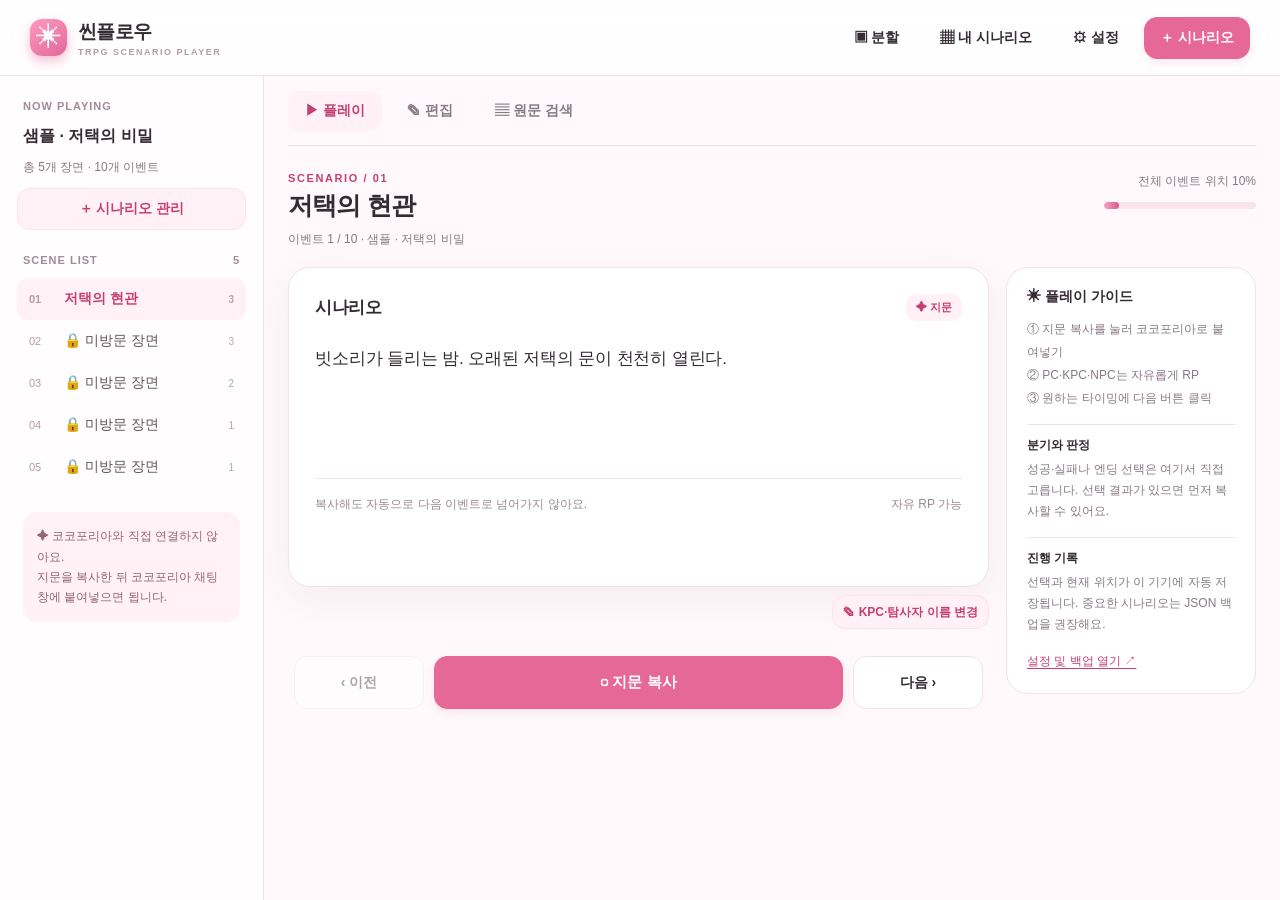
<file: index.html>
<!doctype html>
<html lang="ko">
<head>
  <meta charset="utf-8" />
  <meta name="viewport" content="width=device-width,initial-scale=1,viewport-fit=cover" />
  <meta name="theme-color" content="#fff9fb" />
  <meta name="description" content="모바일에서 시나리오 지문을 원터치 복사하고 판정과 엔딩 분기를 선택하는 TRPG 진행 도우미" />
  <link rel="manifest" href="./manifest.webmanifest" />
  <link rel="icon" href="./icon.svg" type="image/svg+xml" />
  <link rel="apple-touch-icon" href="./icon-192.png" />
  <link rel="stylesheet" href="./styles.css" />
  <title>씬플로우 · TRPG 시나리오 진행기</title>
</head>
<body>
  <div class="app-shell">
    <header class="topbar">
      <div class="brand" aria-label="씬플로우">
        <div class="brand-mark" aria-hidden="true">✳</div>
        <div><strong>씬플로우</strong><small>TRPG SCENARIO PLAYER</small></div>
      </div>
      <div class="topbar-actions">
        <button class="btn btn-ghost compact" id="toggle-split" type="button" aria-pressed="false" title="분할화면 전용 간단 모드">▣ <span class="optional-text">분할</span></button>
        <button class="btn btn-ghost compact" id="open-library" type="button" title="내 시나리오"><span aria-hidden="true">▦</span> <span class="optional-text">내 시나리오</span></button>
        <button class="btn btn-ghost compact" id="open-settings" type="button" title="도구 모음"><span aria-hidden="true">⚙</span> <span class="optional-text">설정</span></button>
        <button class="btn btn-primary compact" id="open-import" type="button"><span aria-hidden="true">＋</span><span class="import-label"> 시나리오</span></button>
      </div>
    </header>
    <div class="workspace">
      <aside class="sidebar" id="sidebar" aria-label="시나리오 목록과 장면 탐색"></aside>
      <main class="main-panel">
        <div class="tabs" role="tablist" aria-label="작업 메뉴">
          <button class="tab active" data-tab="play" role="tab" aria-selected="true">▶ 플레이</button>
          <button class="tab" data-tab="edit" role="tab" aria-selected="false">✎ 편집</button>
          <button class="tab" data-tab="source" role="tab" aria-selected="false">▤ 원문 검색</button>
        </div>
        <div id="view" class="view" aria-live="off"></div>
      </main>
    </div>
    <nav class="mobile-nav" aria-label="하단 메뉴">
      <button data-tab="play" class="mobile-tab active"><span>▶</span>플레이</button>
      <button data-tab="edit" class="mobile-tab"><span>✎</span>편집</button>
      <button data-tab="source" class="mobile-tab"><span>⌕</span>원문</button>
      <button id="mobile-scenes" class="mobile-tab"><span>☷</span>장면</button>
    </nav>
  </div>
  <div id="modal-root"></div>
  <div id="toast" role="status" aria-live="polite"></div>
  <script type="module" src="./app.js"></script>
</body>
</html>
</file>
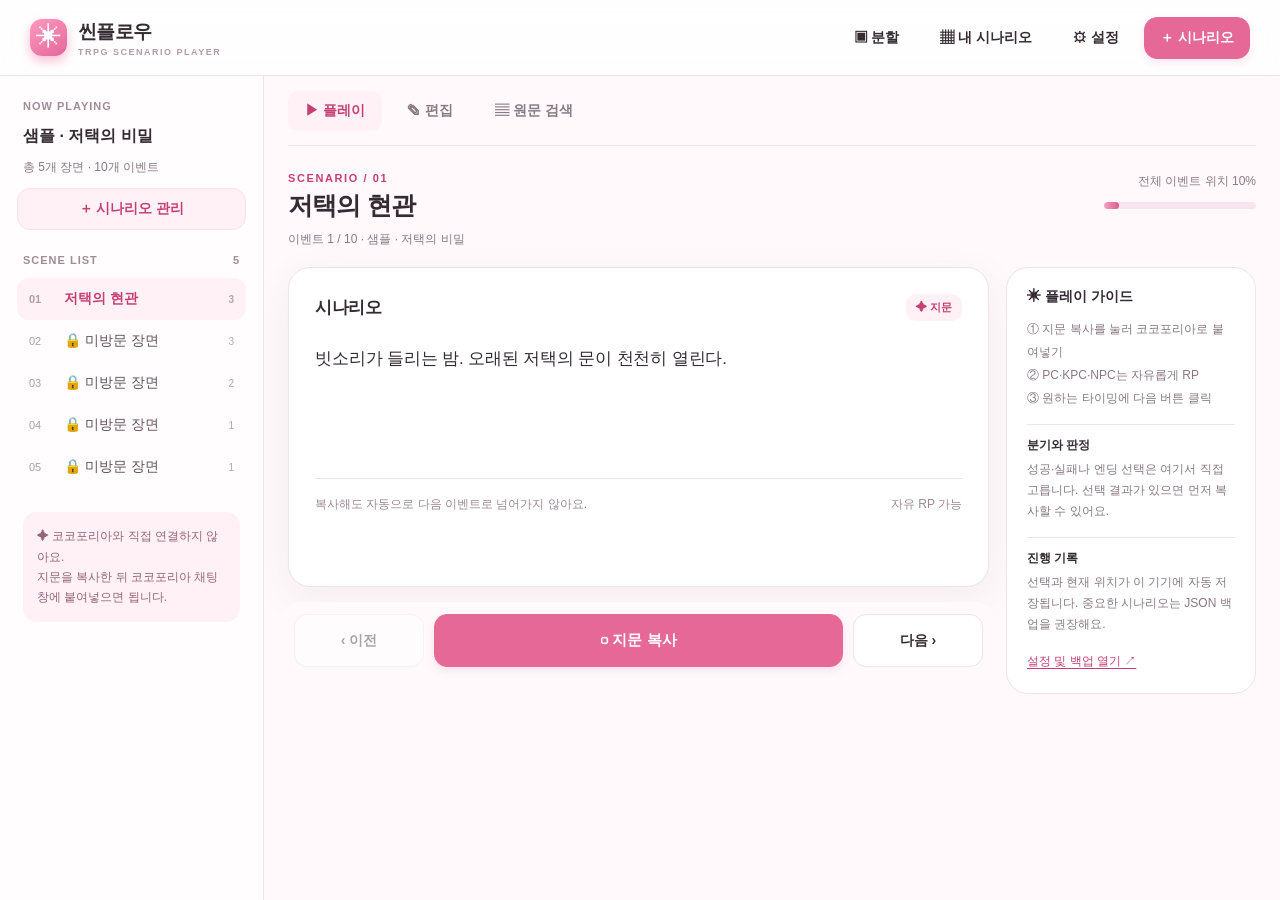
<file: 씬플로우_바로실행_v1.2.html>
<!doctype html>
<html lang="ko">
<head>
  <meta charset="utf-8" />
  <meta name="viewport" content="width=device-width,initial-scale=1,viewport-fit=cover" />
  <meta name="theme-color" content="#fff9fb" />
  <meta name="description" content="모바일에서 시나리오 지문을 원터치 복사하고 판정과 엔딩 분기를 선택하는 TRPG 진행 도우미" />
  <style>
:root{--bg:#fff9fb;--surface:#fff;--soft:#fff1f5;--rose:#e66896;--rose-deep:#c53f72;--rose-wash:#ffe1eb;--ink:#352b33;--muted:#887984;--line:#f0e2e8;--blue:#6686ac;--blue-soft:#edf4ff;--mint:#4c9c88;--mint-soft:#edf8f3;--shadow:0 12px 40px rgba(119,65,82,.07);--radius:22px;color-scheme:light}
*{box-sizing:border-box}
html,body{margin:0;min-height:100%;font-family:ui-sans-serif,-apple-system,BlinkMacSystemFont,"Apple SD Gothic Neo","Malgun Gothic",Arial,sans-serif;color:var(--ink);background:var(--bg);font-size:14px}
button,input,textarea,select{font:inherit}button{cursor:pointer}button:disabled{cursor:not-allowed;opacity:.42}a{color:var(--rose-deep)}
:focus-visible{outline:3px solid #f5acc8;outline-offset:2px}
.app-shell{min-height:100dvh;max-width:1550px;margin:auto}
.topbar{height:76px;display:flex;align-items:center;justify-content:space-between;padding:0 30px;gap:12px;background:rgba(255,255,255,.86);border-bottom:1px solid var(--line);position:sticky;top:0;z-index:20;backdrop-filter:blur(14px)}
.brand{display:flex;align-items:center;gap:11px;white-space:nowrap}.brand-mark{height:37px;width:37px;border-radius:12px;background:linear-gradient(145deg,#ff99be,#e3689b);display:grid;place-items:center;color:white;font-size:26px;box-shadow:0 5px 12px #f9bfd3}.brand strong{display:block;font-size:19px;letter-spacing:-.7px}.brand small{display:block;color:#b29ba7;letter-spacing:1.5px;font-size:9px;font-weight:800;margin-top:2px}
.topbar-actions,.toolbar,.button-row,.flexrow{display:flex;align-items:center;gap:9px;flex-wrap:wrap}.btn{border:1px solid var(--line);border-radius:13px;background:white;color:var(--ink);font-weight:750;padding:11px 15px;line-height:1.25;min-height:42px;transition:background .15s,border-color .15s,transform .15s}.btn:hover:not(:disabled){background:#fff5f8;border-color:#f1c6d5}.btn:active:not(:disabled){transform:scale(.985)}.btn-primary{background:var(--rose);color:white;border-color:var(--rose);box-shadow:0 4px 9px rgba(213,85,133,.13)}.btn-primary:hover:not(:disabled){background:var(--rose-deep);border-color:var(--rose-deep)}.btn-ghost{background:transparent;border-color:transparent;box-shadow:none}.btn-soft{background:var(--soft);border-color:var(--rose-wash);color:var(--rose-deep)}.btn-danger{color:#a93356;border-color:#fac9d4}.btn-small{padding:7px 10px;min-height:34px;font-size:12px}.btn-icon{padding:8px 10px;min-width:37px}.btn.wide{width:100%}.compact{white-space:nowrap}
.workspace{display:grid;grid-template-columns:264px minmax(0,1fr);min-height:calc(100dvh - 76px)}.sidebar{background:#fffdfd;border-right:1px solid var(--line);padding:24px 17px;max-height:calc(100dvh - 76px);overflow:auto;position:sticky;top:76px}.sidebar-section{margin:0 0 24px}.sidebar-label{display:flex;justify-content:space-between;align-items:center;color:#a18b98;font-size:11px;font-weight:900;letter-spacing:1px;margin:0 6px 12px}.scenario-name{font-size:16px;font-weight:850;line-height:1.45;overflow-wrap:anywhere}.sidebar-title{margin:0 6px 8px}.sidebar-counter{color:var(--muted);font-size:12px;padding-left:6px}.scene-link{display:flex;align-items:center;width:100%;text-align:left;gap:10px;background:transparent;border:0;border-radius:12px;padding:12px;color:#62535c}.scene-link:hover{background:#fff4f8}.scene-link.current{background:var(--soft);color:var(--rose-deep);font-weight:800}.scene-num{flex:0 0 25px;font-size:11px;color:#b29ca7}.scene-title{flex:1;overflow:hidden;text-overflow:ellipsis;white-space:nowrap}.scene-count{font-size:10px;color:#b7a5af}.sidebar-note{margin:22px 6px;padding:14px;border-radius:14px;background:var(--soft);color:#946578;font-size:12px;line-height:1.7}
.main-panel{min-width:0;padding:0 24px 80px}.tabs{height:70px;display:flex;align-items:center;gap:8px;border-bottom:1px solid var(--line)}.tab{background:transparent;border:none;border-radius:11px;color:var(--muted);font-weight:800;padding:11px 17px;white-space:nowrap}.tab.active{background:var(--soft);color:var(--rose-deep)}.view{padding:26px 0;max-width:1120px;margin:0 auto}
.section-top{display:flex;justify-content:space-between;gap:15px;align-items:flex-start;margin-bottom:18px}.eyebrow{color:var(--rose-deep);font-size:11px;letter-spacing:1.6px;font-weight:900;text-transform:uppercase}.page-title{font-size:25px;line-height:1.3;letter-spacing:-.8px;margin:5px 0 8px}.subtle{font-size:12px;color:var(--muted);line-height:1.65}.muted{color:var(--muted)}.progress-wrap{width:152px;text-align:right}.progress-track{height:7px;background:#f7e4ec;border-radius:40px;overflow:hidden;margin-top:10px}.progress-fill{height:100%;background:linear-gradient(90deg,#f5a4c1,#dc598d);border-radius:40px;transition:width .2s}
.play-grid{display:grid;grid-template-columns:minmax(0,1fr) 250px;gap:17px;align-items:start}.panel,.stage-card,.hint-card{border:1px solid var(--line);border-radius:var(--radius);background:white;box-shadow:var(--shadow)}.stage-card{padding:26px;min-height:320px}.stage-header{display:flex;justify-content:space-between;align-items:center;gap:12px;margin-bottom:22px}.speaker{font-size:17px;font-weight:900;letter-spacing:-.3px;margin:0}.chips{display:flex;gap:7px;align-items:center;flex-wrap:wrap}.chip{display:inline-flex;align-items:center;gap:4px;padding:6px 10px;border-radius:10px;background:var(--soft);color:var(--rose-deep);font-weight:850;font-size:11px}.chip.npc{background:#efeafa;color:#7d68a6}.chip.check{background:var(--blue-soft);color:#5276a6}.chip.branch{background:#fff2df;color:#9c7538}.chip.ending{background:#e9f6ef;color:#49866c}.chip.note{background:#f2f1f4;color:#6d6a74}
.stage-body{font-size:16px;white-space:pre-wrap;overflow-wrap:anywhere;line-height:1.9;letter-spacing:-.15px;min-height:115px}.stage-body.large{font-size:17px}.stage-foot{padding-top:17px;margin-top:20px;border-top:1px solid var(--line);color:#9b8993;font-size:12px;display:flex;justify-content:space-between;gap:10px;flex-wrap:wrap}.options-wrap{margin-top:22px;border-top:1px solid var(--line);padding-top:19px}.options-title{font-weight:850;font-size:13px;margin-bottom:10px}.option-list{display:grid;grid-template-columns:repeat(2,minmax(0,1fr));gap:9px}.option-btn{border-radius:13px;border:1px solid #edd8e1;background:#fff9fb;padding:15px 12px;text-align:left;font-weight:800;color:#624e5c;min-height:52px}.option-btn:hover{background:var(--soft);border-color:#eaaac4}.result-banner{background:var(--mint-soft);color:#367865;padding:9px 12px;border-radius:11px;font-size:12px;font-weight:850;margin-bottom:16px}
.play-actions{position:sticky;bottom:14px;display:grid;grid-template-columns:130px 1fr 130px;gap:10px;align-items:center;background:rgba(255,249,251,.92);padding:12px;margin:15px -6px -4px;border-radius:20px;backdrop-filter:blur(14px);z-index:3}.play-actions .btn{min-height:53px;font-size:14px}.play-actions .btn-primary{font-size:15px}.play-meta{margin-top:14px;padding:2px 4px}.toggle-line{display:flex;align-items:center;gap:9px;cursor:pointer;color:#70616b;font-size:12px}.toggle-line input{accent-color:var(--rose);width:17px;height:17px}.hint-card{padding:20px;box-shadow:none}.hint-card h3{font-size:14px;margin:0 0 12px}.hint-card .hint-content{color:var(--muted);font-size:12px;line-height:1.9}.hint-row{margin:15px 0;padding-top:12px;border-top:1px solid var(--line)}.hint-row strong{display:block;font-size:12px;margin-bottom:5px}.hint-row p{margin:0;font-size:12px;line-height:1.75;color:var(--muted)}.linkish{border:0;background:none;padding:3px 0;color:var(--rose-deep);text-decoration:underline;text-underline-offset:3px;font-size:12px}
.editor-grid{display:grid;grid-template-columns:245px minmax(0,1fr);gap:18px}.panel{padding:20px;box-shadow:none}.panel-title{font-size:15px;font-weight:900;margin:0 0 14px}.form-group{margin:0 0 16px}.field-label{display:block;font-size:12px;font-weight:850;margin-bottom:7px;color:#63525f}.input,.textarea,.select{width:100%;border:1px solid #e8d9df;background:white;border-radius:11px;padding:11px 12px;outline:none;color:var(--ink);min-height:41px}.textarea{resize:vertical;min-height:135px;line-height:1.7}.input:focus,.textarea:focus,.select:focus{border-color:var(--rose);box-shadow:0 0 0 3px #ffe5ef}.text-help{font-size:11px;color:#9d8995;line-height:1.55;margin-top:5px}.entry-list{display:flex;flex-direction:column;gap:6px;max-height:60vh;overflow:auto}.entry-link{border:1px solid transparent;border-radius:11px;padding:11px 10px;background:transparent;text-align:left;color:#6b5d66;overflow-wrap:anywhere}.entry-link.active{background:var(--soft);border-color:var(--rose-wash);color:var(--rose-deep);font-weight:800}.entry-link small{display:block;font-size:10px;color:#a998a2;margin-bottom:3px}.editor-actions{display:flex;gap:7px;flex-wrap:wrap;margin-top:10px}.options-editor{border-top:1px solid var(--line);margin-top:20px;padding-top:18px}.option-editor{padding:14px;border-radius:14px;background:#fffafb;border:1px solid var(--line);margin-bottom:12px}.option-editor .field-label{font-size:11px}.option-editor .textarea{min-height:80px}.two-col{display:grid;grid-template-columns:1fr 1fr;gap:12px}.editor-warning{padding:11px 13px;border-radius:12px;background:#fff8e9;color:#936c32;font-size:12px;line-height:1.6;margin-bottom:18px}
.source-controls{display:flex;gap:9px;align-items:center;flex-wrap:wrap;margin-bottom:12px}.source-reader{width:100%;min-height:55vh;background:#fff;border:1px solid var(--line);border-radius:15px;padding:18px;resize:vertical;line-height:1.9;font-size:13px;white-space:pre-wrap}
.empty{padding:34px 18px;text-align:center;border:1px dashed #e8cbd8;border-radius:18px;color:var(--muted);line-height:1.85}.empty-icon{font-size:30px;margin-bottom:9px}
.modal-backdrop{position:fixed;inset:0;background:#27172185;display:flex;align-items:center;justify-content:center;padding:20px;z-index:100;overflow:auto}.modal{width:min(100%,620px);max-height:min(90dvh,900px);overflow:auto;background:#fff;border-radius:24px;padding:24px;box-shadow:0 20px 90px #25182444}.modal.wide{width:min(100%,770px)}.modal-head{display:flex;align-items:flex-start;justify-content:space-between;gap:16px;margin-bottom:19px}.modal h2{margin:0;font-size:20px}.modal .textarea{min-height:195px}.file-area{position:relative;border:1px dashed #dca6bc;border-radius:13px;padding:20px;background:#fffafb;text-align:center;margin-bottom:17px}.file-area input{width:100%;max-width:340px;font-size:12px}.divider-label{text-align:center;font-size:11px;color:var(--muted);margin:12px 0}.library-item{display:flex;justify-content:space-between;gap:8px;align-items:center;padding:12px 0;border-bottom:1px solid var(--line)}.library-item:last-child{border-bottom:0}.library-item strong{display:block;margin-bottom:3px;font-size:13px}.library-item small{color:var(--muted);font-size:11px}.switch{accent-color:var(--rose)}.modal-footer{display:flex;justify-content:flex-end;flex-wrap:wrap;gap:10px;border-top:1px solid var(--line);padding-top:15px;margin-top:15px}
#toast{position:fixed;left:50%;bottom:25px;transform:translate(-50%,15px);background:#4c3543;color:white;padding:12px 20px;border-radius:12px;box-shadow:0 8px 28px #0002;opacity:0;pointer-events:none;transition:opacity .2s,transform .2s;z-index:200;text-align:center;font-weight:750;font-size:12px;max-width:min(90%,420px)}#toast.visible{opacity:1;transform:translate(-50%,0)}.mobile-nav{display:none}
@media(max-width:1000px){.workspace{grid-template-columns:213px minmax(0,1fr)}.sidebar{padding:20px 10px}.main-panel{padding:0 18px 60px}.play-grid{grid-template-columns:1fr}.hint-card{display:none}.editor-grid{grid-template-columns:215px minmax(0,1fr)}}
@media(max-width:700px){.topbar{height:64px;padding:0 14px}.brand-mark{width:32px;height:32px;font-size:22px}.brand strong{font-size:16px}.brand small{font-size:8px;letter-spacing:1px}.optional-text{display:none}.topbar-actions{gap:0}.topbar-actions .btn{padding:8px 9px;min-height:38px;border-radius:10px}.workspace{display:block;min-height:calc(100dvh - 64px)}.sidebar{display:none}.main-panel{padding:0 13px 94px}.tabs{display:none}.view{padding:18px 0}.section-top{align-items:flex-start}.page-title{font-size:21px}.progress-wrap{width:100px}.stage-card{padding:21px 18px;min-height:280px;border-radius:18px}.stage-body{font-size:15px;line-height:1.85}.option-list{grid-template-columns:1fr}.play-actions{bottom:67px;grid-template-columns:75px 1fr 75px;gap:7px;padding:9px 3px;margin:10px 0 0}.play-actions .btn{padding:12px 6px;min-height:49px}.mobile-nav{display:grid;grid-template-columns:repeat(4,1fr);position:fixed;bottom:0;left:0;right:0;z-index:35;padding:7px 12px calc(7px + env(safe-area-inset-bottom));background:#fffdfdf2;border-top:1px solid var(--line);box-shadow:0 -4px 25px #6746550d;backdrop-filter:blur(14px)}.mobile-tab{border:0;background:none;color:#9a8590;display:flex;flex-direction:column;align-items:center;gap:2px;font-size:10px;font-weight:850;padding:5px}.mobile-tab span{font-size:18px}.mobile-tab.active{color:var(--rose-deep)}.editor-grid{display:flex;flex-direction:column;gap:13px}.entry-list{max-height:180px}.panel{padding:16px}.two-col{grid-template-columns:1fr}.modal-backdrop{padding:10px;align-items:center}.modal{padding:19px;border-radius:19px;max-height:88dvh}.source-reader{min-height:50dvh}.source-controls>.input{width:100%}#toast{bottom:87px}}
@media(min-width:1400px){.main-panel{padding-left:38px;padding-right:38px}}

/* v1.2: Android split-screen / pop-up view responsive player */
:root { -webkit-tap-highlight-color: transparent; }
button { touch-action: manipulation; }
@media (max-width:375px) {
  .topbar { gap:5px; padding:0 7px; }
  .brand-mark { display:none; }
  .brand { gap:0; }
  .brand small { display:none; }
  .brand strong {font-size:15px}
  .topbar-actions .btn {padding:7px 7px;min-width:32px}
  .import-label {display:none}
  .play-actions {grid-template-columns:62px minmax(0,1fr) 62px}
  .stage-header {align-items:flex-start}
  .progress-wrap {width:80px}
}
/* Compact mode can be enabled manually or automatically when the Galaxy window becomes small. */
.split-mode .app-shell { max-width:none; }
.split-mode .topbar {height:46px; padding:0 9px; gap:4px;}
.split-mode .topbar .brand-mark,.split-mode .brand small {display:none}
.split-mode .brand strong {font-size:14px;letter-spacing:-.2px}
.split-mode .topbar-actions {gap:0;flex-wrap:nowrap}
.split-mode .topbar-actions .btn {min-height:32px;min-width:30px;padding:6px;border-radius:8px;font-size:12px}
.split-mode .optional-text,.split-mode .import-label {display:none}
.split-mode .workspace {display:block;min-height:calc(100dvh - 46px)}
.split-mode .sidebar {display:none}
.split-mode .main-panel {padding:0 8px 55px}
.split-mode .tabs {height:36px;display:flex;gap:3px}
.split-mode .tab {padding:7px 11px;font-size:11px;border-radius:7px}
.split-mode .mobile-nav {display:none}
.split-mode .view {padding:8px 0}
.split-mode .section-top {margin:0 0 7px;gap:7px;align-items:center}
.split-mode .section-top .eyebrow,.split-mode .section-top .subtle {display:none}
.split-mode .page-title {margin:0;font-size:15px;line-height:1.35}
.split-mode .progress-wrap {width:64px;min-width:64px}
.split-mode .progress-wrap .subtle {display:block;font-size:10px}
.split-mode .progress-track {margin-top:4px;height:4px}
.split-mode .play-grid {display:block}
.split-mode .hint-card {display:none}
.split-mode .stage-card {padding:11px 12px;min-height:0;border-radius:12px;box-shadow:none}
.split-mode .stage-header {margin-bottom:7px;gap:7px}
.split-mode .speaker {font-size:13px}
.split-mode .chip {padding:3px 6px;font-size:10px;border-radius:7px}
.split-mode .stage-body,.split-mode .stage-body.large {font-size:13px;line-height:1.55;min-height:0}
.split-mode .stage-foot {margin-top:8px;padding-top:7px;font-size:10px}
.split-mode .options-wrap {margin-top:8px;padding-top:8px}
.split-mode .options-title {font-size:12px;margin-bottom:5px}
.split-mode .option-list {grid-template-columns:repeat(2,minmax(0,1fr));gap:6px}
.split-mode .option-btn {min-height:38px;padding:7px 8px;font-size:12px;border-radius:8px}
.split-mode .result-banner {margin-bottom:7px;padding:7px 9px;font-size:11px}
.split-mode .play-actions {bottom:0;grid-template-columns:56px minmax(0,1fr) 56px;gap:4px;padding:4px;margin:5px -3px 0;border-radius:10px;z-index:30}
.split-mode .play-actions .btn {min-height:38px;font-size:12px;padding:6px 3px;border-radius:9px}
.split-mode .play-actions .btn-primary {font-size:13px}
.split-mode .play-meta {margin-top:4px}
.split-mode .toggle-line {font-size:11px}
.split-mode .editor-grid {display:flex;flex-direction:column;gap:7px}
.split-mode .entry-list {max-height:104px}
.split-mode .panel {padding:10px}
.split-mode .two-col {grid-template-columns:1fr}
.split-mode .source-reader {min-height:40dvh;font-size:12px}
.split-mode .source-controls {gap:5px}
.split-mode .source-controls .btn {padding:7px;min-height:34px}
.split-mode .source-controls > .input {width:100%}
.split-mode .modal-backdrop {padding:5px;align-items:center}
.split-mode .modal {padding:12px;max-height:calc(100dvh - 10px);border-radius:12px}
.split-mode .modal-head {margin-bottom:8px}
.split-mode .modal h2 {font-size:16px}
.split-mode .modal .textarea {min-height:85px}
.split-mode #toast {bottom:10px;font-size:11px;padding:8px 12px}
@media (max-width:280px) {
 .split-mode .brand strong {font-size:12px}
 .split-mode .topbar-actions .btn {min-width:26px;padding:5px}
 .split-mode .tab {padding:7px 7px}
 .split-mode .play-actions {grid-template-columns:47px minmax(0,1fr) 47px}
}

  </style>
  <title>씬플로우 · TRPG 시나리오 진행기</title>
</head>
<body>
  <div class="app-shell">
    <header class="topbar">
      <div class="brand" aria-label="씬플로우">
        <div class="brand-mark" aria-hidden="true">✳</div>
        <div><strong>씬플로우</strong><small>TRPG SCENARIO PLAYER</small></div>
      </div>
      <div class="topbar-actions">
        <button class="btn btn-ghost compact" id="toggle-split" type="button" aria-pressed="false" title="분할화면 전용 간단 모드">▣ <span class="optional-text">분할</span></button>
        <button class="btn btn-ghost compact" id="open-library" type="button" title="내 시나리오"><span aria-hidden="true">▦</span> <span class="optional-text">내 시나리오</span></button>
        <button class="btn btn-ghost compact" id="open-settings" type="button" title="도구 모음"><span aria-hidden="true">⚙</span> <span class="optional-text">설정</span></button>
        <button class="btn btn-primary compact" id="open-import" type="button"><span aria-hidden="true">＋</span><span class="import-label"> 시나리오</span></button>
      </div>
    </header>
    <div class="workspace">
      <aside class="sidebar" id="sidebar" aria-label="시나리오 목록과 장면 탐색"></aside>
      <main class="main-panel">
        <div class="tabs" role="tablist" aria-label="작업 메뉴">
          <button class="tab active" data-tab="play" role="tab" aria-selected="true">▶ 플레이</button>
          <button class="tab" data-tab="edit" role="tab" aria-selected="false">✎ 편집</button>
          <button class="tab" data-tab="source" role="tab" aria-selected="false">▤ 원문 검색</button>
        </div>
        <div id="view" class="view" aria-live="off"></div>
      </main>
    </div>
    <nav class="mobile-nav" aria-label="하단 메뉴">
      <button data-tab="play" class="mobile-tab active"><span>▶</span>플레이</button>
      <button data-tab="edit" class="mobile-tab"><span>✎</span>편집</button>
      <button data-tab="source" class="mobile-tab"><span>⌕</span>원문</button>
      <button id="mobile-scenes" class="mobile-tab"><span>☷</span>장면</button>
    </nav>
  </div>
  <div id="modal-root"></div>
  <div id="toast" role="status" aria-live="polite"></div>
  <script type="module">
/* 씬플로우: dependency-free, mobile-first TRPG scenario helper.
 * Data stays in the local browser (IndexedDB, localStorage fallback).
 * No direct CCFOLIA communication: copy text to clipboard and paste there.
 */
const $ = (selector, root = document) => root.querySelector(selector);
const $$ = (selector, root = document) => [...root.querySelectorAll(selector)];
const esc = value => String(value ?? '').replace(/[&<>"']/g, x => ({'&':'&amp;','<':'&lt;','>':'&gt;','"':'&quot;',"'":'&#39;'}[x]));
const uid = () => globalThis.crypto?.randomUUID?.() ?? `id-${Date.now()}-${Math.random().toString(36).slice(2)}`;
const clone = obj => JSON.parse(JSON.stringify(obj));
const stamp = () => new Date().toISOString();
const kinds = {text:'지문',npc:'NPC 대사',check:'판정',branch:'선택·분기',ending:'엔딩',note:'진행 메모'};
const kindIcons = {text:'✦',npc:'◈',check:'⚄',branch:'⑂',ending:'✧',note:'▤'};
const storeName = 'sceneflow-v1';
const memoryFallback = new Map();
function safeGet(key){try{return localStorage.getItem(key);}catch{return memoryFallback.get(key)??null;}}
function safeSet(key,value){try{localStorage.setItem(key,value);}catch{memoryFallback.set(key,value);}}
function getBackup(){try{return JSON.parse(safeGet('sf-backup')||'[]');}catch{return [];}}
let dbPromise;
let saveTimer;
let toastTimer;
const ui = {tab:'play',editorSceneId:null,editorEntryId:null,sourceQuery:'',sourceMatch:0};
let scenarios = [];
let scenario = null;
// Window mode: auto adapts to Galaxy multi-window sizes; users can override it.
let splitPreference = safeGet('sf-window-mode') || 'auto';
let deferredInstallPrompt = null;
function detectCompactWindow(){
  return window.innerWidth <= 330 || (window.innerWidth <= 900 && window.innerHeight <= 540);
}
function applyWindowMode(){
  const enabled = splitPreference === 'on' || (splitPreference === 'auto' && detectCompactWindow());
  document.body.classList.toggle('split-mode', enabled);
  const toggle = $('#toggle-split');
  if(toggle){
    toggle.setAttribute('aria-pressed',String(enabled));
    toggle.title = enabled ? '분할 화면 모드 끄기' : '분할 화면 모드 켜기';
    toggle.setAttribute('aria-label', enabled ? '분할 화면 모드 끄기' : '분할 화면 모드 켜기');
  }
}
function toggleSplitMode(){
  const wasEnabled = document.body.classList.contains('split-mode');
  splitPreference = wasEnabled ? 'off' : 'on';
  safeSet('sf-window-mode',splitPreference);
  applyWindowMode();
  toast(wasEnabled ? '일반 화면으로 전환했어요.' : '분할 화면에 맞게 화면을 줄였어요.');
}
function resetSplitAuto(){
  splitPreference = 'auto';
  safeSet('sf-window-mode','auto');
  applyWindowMode();
  toast('창 크기에 따라 자동으로 전환돼요.');
}
function isInstalled(){
  return window.matchMedia?.('(display-mode: standalone)').matches || navigator.standalone === true;
}
function openInstallHelp(){
  const state = isInstalled() ? '이미 홈 화면 앱으로 실행 중이에요.' : '웹사이트를 HTTPS 주소로 연 다음 브라우저 메뉴에서 홈 화면에 추가 / 앱 설치를 선택해 주세요.';
  showModal(`${modalHead('앱 설치 · 멀티윈도우','코코포리아와 나란히 실행하기 위한 안내예요.')}
  <p class="subtle"><strong>설치 상태:</strong> ${esc(state)}</p>
  <div class="editor-warning">HTML 파일을 다운로드해 여는 것만으로는 PWA가 설치되지 않아요. 웹앱 파일을 GitHub Pages 등 HTTPS 사이트에 게시해야 홈 화면 설치와 오프라인 캐시가 동작합니다.</div>
  <div class="form-group"><strong>① 설치하기</strong><p class="subtle">Chrome 또는 Samsung Internet에서 배포한 씬플로우 주소를 열고 메뉴 → 앱 설치 / 홈 화면에 추가를 선택하세요.</p></div>
  <div class="form-group"><strong>② 화면 나누기</strong><p class="subtle">Galaxy 최근 앱 화면에서 씬플로우 아이콘 → 분할 화면으로 열기 또는 팝업 화면으로 열기를 고른 뒤 코코포리아를 다른 창에 띄우세요.</p></div>
  <div class="form-group"><strong>③ 복사해서 플레이</strong><p class="subtle">씬플로우에서 지문 복사 → 코코포리아 채팅창에 붙여넣기. 창이 작아지면 자동으로 간단 화면이 됩니다.</p></div>
  <div class="button-row"><button class="btn btn-soft" data-action="split-toggle">▣ 분할 화면 전환</button><button class="btn" data-action="split-auto">화면 크기에 맞춰 자동</button></div>
  <div class="modal-footer">${deferredInstallPrompt && !isInstalled()?'<button class="btn btn-primary" data-action="install-now">앱 설치</button>':''}<button class="btn" data-action="close-modal">닫기</button></div>`);
}
async function installNow(){
  if(!deferredInstallPrompt){openInstallHelp();return;}
  const prompt=deferredInstallPrompt;deferredInstallPrompt=null;
  closeModal();
  await prompt.prompt();
}


function db() {
  if (!('indexedDB' in window)) return Promise.reject(new Error('IndexedDB not available'));
  if (!dbPromise) dbPromise = new Promise((resolve,reject)=>{
    const request=indexedDB.open(storeName,1);
    request.onupgradeneeded=()=>request.result.createObjectStore('scenarios',{keyPath:'id'});
    request.onsuccess=()=>resolve(request.result);
    request.onerror=()=>reject(request.error);
  });
  return dbPromise;
}
async function dbOp(mode, callback) {
  const database = await db();
  return new Promise((resolve,reject)=>{
    const tx=database.transaction('scenarios',mode);
    const req=callback(tx.objectStore('scenarios'));
    req.onsuccess=()=>resolve(req.result);
    req.onerror=()=>reject(req.error);
    tx.onerror=()=>reject(tx.error);
  });
}
const storage = {
  async all(){try{return await dbOp('readonly',s=>s.getAll());}catch{return getBackup();}},
  async put(item){try{await dbOp('readwrite',s=>s.put(clone(item)));}catch{const all=getBackup();const i=all.findIndex(x=>x.id===item.id);if(i<0)all.push(clone(item));else all[i]=clone(item);try{safeSet('sf-backup',JSON.stringify(all));}catch{toast('저장 공간이 부족해요. JSON 백업을 내려받아 주세요.');}}},
  async del(id){try{await dbOp('readwrite',s=>s.delete(id));}catch{const all=getBackup().filter(x=>x.id!==id);safeSet('sf-backup',JSON.stringify(all));}}
};
function toast(message){const node=$('#toast');node.textContent=message;node.classList.add('visible');clearTimeout(toastTimer);toastTimer=setTimeout(()=>node.classList.remove('visible'),2700);}
function remember(){if(!scenario)return;scenario.updatedAt=stamp();const i=scenarios.findIndex(s=>s.id===scenario.id);if(i<0)scenarios.push(scenario);else scenarios[i]=scenario;clearTimeout(saveTimer);saveTimer=setTimeout(()=>storage.put(scenario),500);}
async function saveNow(){clearTimeout(saveTimer);if(scenario)await storage.put(scenario);}
function option(label,text='',targetSceneId=''){return {id:uid(),label,text,targetSceneId};}
function entry(kind='text',text='',extra={}){return {id:uid(),kind,title:'',text,speaker:'',options:[],...extra};}
function sceneObj(title='새 장면',entries=[entry()]){return {id:uid(),title,entries};}
function wrapScenario(title,source,scenes){const first=scenes.flatMap(s=>s.entries)[0];return {formatVersion:1,id:uid(),title:title||'제목 없는 시나리오',source:source||'',scenes,current:{entryId:first?.id??'',pendingOptionId:null},history:[],visited:[],settings:{includeSpeaker:false,hideFuture:true},createdAt:stamp(),updatedAt:stamp()};}
function demo(){
  const a=sceneObj('저택의 현관',[
    entry('text','빗소리가 들리는 밤. 오래된 저택의 문이 천천히 열린다.'),
    entry('npc','어서 오십시오. 오래 기다리고 있었습니다.',{speaker:'집사'}),
    entry('note','PC와 KPC의 자유 RP를 진행한 뒤 다음으로 넘어가세요. 이 메모는 코코포리아에 출력하지 않아도 됩니다.')
  ]);
  const b=sceneObj('어두운 복도',[
    entry('text','복도 끝에 낡은 초상화 한 점이 걸려 있다.'),
    entry('check','초상화를 자세히 살펴본다면 관찰력 판정을 진행하세요.',{title:'관찰력 판정',options:[option('성공','액자 뒤에 숨겨진 쪽지를 발견한다.'),option('실패','특별한 단서는 발견하지 못했다.')]}),
    entry('npc','늦은 시간에는 이쪽으로 오지 않으시는 편이 좋습니다.',{speaker:'집사'})
  ]);
  const c=sceneObj('마지막 선택',[
    entry('text','밖으로 나갈 수 있는 문이 눈앞에 나타난다.'),
    entry('branch','탐사자는 어떤 선택을 할까?',{title:'엔딩 분기'})
  ]);
  const ea=sceneObj('ENDING A · 귀환',[entry('ending','문이 열리고 탐사자는 저택 밖으로 나온다. 이 이야기는 여기서 끝난다.')]);
  const eb=sceneObj('ENDING B · 잔류',[entry('ending','탐사자는 저택에 남기로 한다. 이 이야기는 여기서 끝난다.')]);
  c.entries[1].options=[option('저택에서 나간다','문밖을 향해 걸음을 옮긴다.',ea.id),option('저택에 남는다','한 번 더 저택 안을 돌아본다.',eb.id)];
  const raw=`# 저택의 현관\n빗소리가 들리는 밤. 오래된 저택의 문이 천천히 열린다.\n집사: 어서 오십시오. 오래 기다리고 있었습니다.\n\n# 어두운 복도\n복도 끝에 낡은 초상화 한 점이 걸려 있다.\n[판정: 관찰력]\n[성공] 액자 뒤에 숨겨진 쪽지를 발견한다.\n[실패] 특별한 단서는 발견하지 못했다.\n\n# 마지막 선택\n밖으로 나갈 수 있는 문이 눈앞에 나타난다.\n[분기] 탐사자는 어떤 선택을 할까?`;
  return wrapScenario('샘플 · 저택의 비밀',raw,[a,b,c,ea,eb]);
}
/*
 * 원문 분할 규칙:
 * - #로 시작하는 줄 / SCENE·장면 표기 = 새 장면
 * - 단독 ENDING A / B / C 등 = 각 엔딩 장면
 * - '판정' 안내 다음 성공:·실패: = 한 개의 선택형 판정 이벤트
 * 원문 전체는 scenario.source에 변경 없이 남습니다.
 */
function parseSource(raw,name='새 시나리오'){
  const lines=String(raw||'').replace(/\r\n?/g,'\n').split('\n');
  const scenes=[];
  let current=sceneObj('도입',[]);
  scenes.push(current);
  let buffer=[],activeOutcome=null,lastCheck=null;
  const outcomePattern=/^(?:[-*•]\s*)?(?:\*\*)?\s*(?:[\[【(]\s*)?(대성공|극단적\s*성공|어려운\s*성공|성공|실패|대실패|펌블|크리티컬)(?:\s*[\]】)])?(?:\*\*)?\s*(?:[:：]|[-–—]|\s+)(?:\s*(.*))?$/i;
  const bareOutcomePattern=/^(?:[-*•]\s*)?(?:\*\*)?\s*(?:[\[【(]\s*)?(대성공|극단적\s*성공|어려운\s*성공|성공|실패|대실패|펌블|크리티컬)\s*[\]】)](?:\*\*)?\s*(.*)$/i;
  const parseOutcome=line=>{
    // '성공:' '실패：', '- 성공:...', '[성공] 내용', '**실패:** 내용' 등
    const bracket=line.match(bareOutcomePattern);
    if(bracket)return [bracket[1].replace(/\s+/g,' ').trim(),(bracket[2]||'').trim().replace(/^[:：]\s*/, '')];
    const named=line.match(outcomePattern);
    if(named)return [named[1].replace(/\s+/g,' ').trim(),(named[2]||'').trim()];
    // 콜론이 없는 '성공' / '실패' 단독 줄도 허용
    const only=line.match(/^(?:[-*•]\s*)?(대성공|극단적\s*성공|어려운\s*성공|성공|실패|대실패|펌블|크리티컬)\s*$/i);
    return only?[only[1], '']:null;
  };
  const checkHeader=line=>{
    let m=line.match(/^[\[【(]\s*(?:판정|체크|다이스)\s*(?:[:：]\s*([^\]】)]+))?[\]】)]\s*(.*)$/i);
    if(m)return {title:(m[1]||'판정').trim(),text:(m[2]||'').trim(),explicit:true};
    // 【관찰력 판정】, [행운 판정]처럼 판정명이 대괄호 안에 들어간 경우
    m=line.match(/^[\[【(]\s*([^\]】)]+판정[^\]】)]*)\s*[\]】)]\s*(.*)$/i);
    if(m)return {title:m[1].trim(),text:(m[2]||'').trim()||m[1].trim(),explicit:true};
    m=line.match(/^(?:[-*•]\s*)?(?:\*\*)?\s*(?:판정|체크|다이스)(?:\s*[:：]\s*(.+))?(?:\*\*)?\s*$/i);
    if(m)return {title:(m[1]||'판정').trim(),text:line,explicit:true};
    m=line.match(/^(?:[-*•]\s*)?(?:\*\*)?(.{1,45}?\s*판정)(?:\s*[:：]\s*(.*))?(?:\*\*)?\s*$/i);
    if(m)return {title:m[1].trim(),text:line,explicit:false};
    // 시나리오의 일반 문장에도 '판정'이 등장하고 뒤에 결과가 있으면 판정 처리.
    if(line.includes('판정')&&line.length<=350)return {title:'판정',text:line,explicit:false};
    return null;
  };
  const endingHeading=line=>{
    const clean=line.replace(/^[【\[]\s*/, '').replace(/\s*[\]】]$/, '').trim().replace(/^\*\*(.+)\*\*$/, '$1').trim();
    return /^(?:ENDING|엔딩)\s*[A-Z0-9]+(?:\s*(?:[:：.\-–—]\s*.+|\(.+\)))?$/i.test(clean)?clean:null;
  };
  const headingTitle=line=>{
    let m=line.match(/^#{1,6}\s*(.*)$/); // # 뒤 공백은 없어도 됨
    if(m)return {title:m[1].trim(),isHeading:true};
    m=line.match(/^[【\[]\s*(?:장면|씬|SCENE)\s*[:：\s-]*([^\]】]+)[\]】]$/i);
    if(m)return {title:m[1].trim(),isHeading:true};
    m=line.match(/^(?:SCENE|장면|씬)\s*\d*\s*[:：.\-]\s*(.+)$/i);
    return m?{title:m[1].trim(),isHeading:true}:null;
  };
  const flush=()=>{
    const text=buffer.join('\n').trim();buffer=[];
    if(!text)return;
    if(activeOutcome)activeOutcome.text+=(activeOutcome.text?'\n':'')+text;
    else current.entries.push(entry('text',text));
  };
  const newScene=(title,isEnding=false)=>{
    flush();activeOutcome=null;lastCheck=null;
    const realTitle=title||`장면 ${scenes.length+1}`;
    if(scenes.length===1&&current.title==='도입'&&!current.entries.length){
      current.title=realTitle;
    }else{
      current=sceneObj(realTitle,[]);
      scenes.push(current);
    }
    if(isEnding)current.isEnding=true;
  };
  const nextHasResult=from=>{
    let nonempty=0;
    for(let j=from+1;j<lines.length&&nonempty<8;j++){
      const line=lines[j].trim();
      if(!line)continue;
      if(headingTitle(line)||endingHeading(line)||/^\[\s*(?:분기|선택|선택지)\s*\]/i.test(line))return false;
      if(parseOutcome(line))return true;
      if(checkHeader(line))return false;
      nonempty++;
    }
    return false;
  };
  for(let i=0;i<lines.length;i++){
    const rawLine=lines[i];
    const line=rawLine.trim();
    let m;
    const heading=headingTitle(line);
    if(heading){
      newScene(heading.title,!!endingHeading(heading.title));
      continue;
    }
    const end=endingHeading(line);
    if(end){newScene(end,true);continue;}
    // [ENDING A] 첫 문장처럼 같은 줄에 지문이 붙은 표기도 지원
    if((m=line.match(/^[\[【]\s*((?:ENDING|엔딩)\s*[A-Z0-9]+)\s*[\]】]\s*(.+)$/i))){
      newScene(m[1].trim(),true);
      buffer.push(m[2]);
      continue;
    }
    const check=checkHeader(line);
    if(check&&(check.explicit||nextHasResult(i))){
      flush();activeOutcome=null;
      const title=check.title||'판정';
      lastCheck=entry('check',check.text||`${title} 판정을 진행하세요.`,{title,options:[option('성공'),option('실패')]});
      current.entries.push(lastCheck);
      continue;
    }
    const outcome=parseOutcome(line);
    if(outcome&&lastCheck){
      flush();activeOutcome=null;
      let label=outcome[0];
      if(label==='크리티컬')label='대성공';
      if(label==='펌블')label='대실패';
      let opt=lastCheck.options.find(o=>o.label===label);
      if(!opt){opt=option(label);lastCheck.options.push(opt);}
      opt.text=outcome[1];
      activeOutcome=opt;
      continue;
    }
    if((m=line.match(/^[\[【]\s*(?:분기|선택지|선택)\s*[\]】]\s*(.*)$/i))){
      flush();activeOutcome=null;lastCheck=null;
      current.entries.push(entry('branch',m[1]?.trim()||'선택지를 선택하세요.',{title:'분기 선택',options:[option('선택지 A'),option('선택지 B')]}));
      continue;
    }
    if((m=line.match(/^[\[【]\s*NPC\s*[:：]\s*([^\]】]+)[\]】]\s*(.*)$/i))){
      flush();activeOutcome=null;lastCheck=null;
      current.entries.push(entry('npc',m[2]?.trim()||'',{speaker:m[1].trim()}));
      continue;
    }
    if((m=line.match(/^([^\s:：][^:：]{0,17})\s*[:：]\s*(.+)$/)) && !/^(?:시나리오|제목|시간|장소|일시|조건|주의|메모|내용|성공|실패|대성공|대실패|판정|선택지|엔딩|정보)$/i.test(m[1].trim())){
      flush();activeOutcome=null;lastCheck=null;
      current.entries.push(entry('npc',m[2].trim(),{speaker:m[1].trim()}));
      continue;
    }
    if(!line){flush();continue;}
    buffer.push(rawLine.trimEnd());
  }
  flush();
  for(const sc of scenes){
    if(!sc.entries.length){
      sc.entries.push(sc.isEnding?entry('ending','',{title:sc.title}):entry('note','이 장면에는 아직 출력할 지문이 없어요. 편집 탭에서 추가하세요.'));
    }else if(sc.isEnding){
      // 마지막 지문이 있다면 엔딩 이벤트로 표시합니다. NPC가 마지막인 경우
      // 장면 자체의 isEnding 플래그로 이후 엔딩으로의 자동 진행을 막습니다.
      const last=sc.entries[sc.entries.length-1];
      if(last.kind==='text'){last.kind='ending';last.title=sc.title;}
    }
  }
  const endingScenes=scenes.filter(sc=>sc.isEnding);
  if(endingScenes.length>=2){
    const endingIndex=scenes.indexOf(endingScenes[0]);
    const preceding=[...scenes.slice(0,endingIndex)].reverse().find(sc=>!sc.isEnding);
    const choices=endingScenes.map(sc=>option(sc.title,'',sc.id));
    if(preceding){
      const last=preceding.entries[preceding.entries.length-1];
      if(last?.kind==='branch'&&last.options.every(o=>!o.targetSceneId&&/^선택지\s*[A-Z0-9]+$/i.test(o.label))){
        last.options=choices;
        if(!last.text||last.text==='선택지를 선택하세요.')last.text='진행할 엔딩을 선택하세요.';
      }else{
        preceding.entries.push(entry('branch','진행할 엔딩을 선택하세요.',{title:'엔딩 분기',options:choices}));
      }
    }else{
      scenes.unshift(sceneObj('엔딩 선택',[entry('branch','진행할 엔딩을 선택하세요.',{title:'엔딩 분기',options:choices})]));
    }
  }
  return wrapScenario(name,raw,scenes);
}
function normalizeImported(data){
  if(!data||!Array.isArray(data.scenes)||!data.scenes.length)throw new Error('시나리오 데이터 형식이 올바르지 않아요.');
  const copy=clone(data);copy.id=uid();copy.createdAt=stamp();copy.updatedAt=stamp();
  for(const sc of copy.scenes){sc.id=String(sc.id||uid());sc.title=String(sc.title||'장면');sc.isEnding=!!sc.isEnding;sc.entries=Array.isArray(sc.entries)?sc.entries:[];if(!sc.entries.length)sc.entries.push(entry('note','빈 장면'));
    for(const e of sc.entries){e.id=String(e.id||uid());e.kind=kinds[e.kind]?e.kind:'text';e.text=String(e.text||'');e.speaker=String(e.speaker||'');e.title=String(e.title||'');e.options=Array.isArray(e.options)?e.options.map(o=>({id:String(o.id||uid()),label:String(o.label||'선택지'),text:String(o.text||''),targetSceneId:String(o.targetSceneId||'')})):[];}}
  copy.title=String(copy.title||'가져온 시나리오');copy.source=String(copy.source||'');copy.current={entryId:copy.scenes[0].entries[0].id,pendingOptionId:null};copy.visited=[];copy.history=[];copy.settings={includeSpeaker:false,hideFuture:true,...copy.settings};return copy;
}
function findPosition(entryId){if(!scenario)return null;for(let si=0;si<scenario.scenes.length;si++){const ei=scenario.scenes[si].entries.findIndex(e=>e.id===entryId);if(ei!==-1)return {si,ei,scene:scenario.scenes[si],entry:scenario.scenes[si].entries[ei]};}return null;}
function currentPos(){let pos=findPosition(scenario?.current?.entryId);if(!pos&&scenario){scenario.current={entryId:scenario.scenes[0].entries[0].id,pendingOptionId:null};pos=findPosition(scenario.current.entryId);}return pos;}
function allEntries(){return scenario.scenes.flatMap(sc=>sc.entries);}
function nextEntryId(pos){if(!pos)return '';if(pos.ei+1<pos.scene.entries.length)return pos.scene.entries[pos.ei+1].id;for(let i=pos.si+1;i<scenario.scenes.length;i++)if(scenario.scenes[i].entries[0])return scenario.scenes[i].entries[0].id;return '';}
function optionChosen(pos){return pos?.entry.options.find(o=>o.id===scenario.current.pendingOptionId);}
function nextDestination(pos){if(pos?.entry.kind==='ending'&&!scenario.current.pendingOptionId)return '';if(pos?.scene?.isEnding&&pos.ei===pos.scene.entries.length-1)return '';const chosen=optionChosen(pos);if(chosen?.targetSceneId){const target=scenario.scenes.find(s=>s.id===chosen.targetSceneId);if(target?.entries[0])return target.entries[0].id;}return nextEntryId(pos);}
function pushHistory(){scenario.history.push(clone(scenario.current));if(scenario.history.length>300)scenario.history.shift();}
function goTo(id){if(!findPosition(id))return toast('이동할 장면을 찾을 수 없어요.');pushHistory();scenario.current={entryId:id,pendingOptionId:null};if(!scenario.visited.includes(id))scenario.visited.push(id);remember();render();window.scrollTo({top:0,behavior:'smooth'});}
function prev(){const last=scenario.history.pop();if(!last)return;scenario.current=last;remember();render();}
function advance(){const pos=currentPos();if(!pos)return;
  if(['check','branch'].includes(pos.entry.kind)&&!scenario.current.pendingOptionId){toast('먼저 판정 결과 또는 선택지를 골라 주세요.');return;}
  const id=nextDestination(pos);if(!id){toast(pos.entry.kind==='ending'?'엔딩에 도착했어요!':'마지막 이벤트입니다. 수고했어요!');return;}
  goTo(id);
}
function chooseOption(optionId){const pos=currentPos();if(!pos||!pos.entry.options.some(o=>o.id===optionId))return;pushHistory();scenario.current.pendingOptionId=optionId;remember();render();}
function effectiveText(){const pos=currentPos();if(!pos)return '';const opt=optionChosen(pos);if(opt)return opt.text||'';return pos.entry.text||'';}
function copyTextForCurrent(){const pos=currentPos();if(!pos)return '';const text=effectiveText();if(!text)return '';if(!scenario.current.pendingOptionId&&pos.entry.kind==='npc'&&scenario.settings.includeSpeaker&&pos.entry.speaker)return `${pos.entry.speaker}: ${text}`;return text;}
async function copyToClipboard(text){if(!text){toast('복사할 지문이 없어요.');return;}
  try{if(navigator.clipboard?.writeText&&window.isSecureContext){await navigator.clipboard.writeText(text);}else{const ta=document.createElement('textarea');ta.value=text;ta.setAttribute('readonly','');ta.style.cssText='position:fixed;opacity:0;left:0;top:0';document.body.appendChild(ta);ta.select();ta.setSelectionRange(0,ta.value.length);if(!document.execCommand('copy'))throw new Error('copy denied');ta.remove();}toast('복사 완료! 코코포리아에 붙여넣으세요.');}
  catch{toast('자동 복사가 막혔어요. 지문을 길게 눌러 복사해 주세요.');}
}
function currentIndex(pos){return allEntries().findIndex(e=>e.id===pos.entry.id)+1;}
function renderSidebar(){const el=$('#sidebar');if(!scenario){el.innerHTML='';return;}const pos=currentPos();const spoilers=scenario.settings.hideFuture;const seen=new Set(scenario.visited);el.innerHTML=`<div class="sidebar-section"><div class="sidebar-label">NOW PLAYING</div><div class="sidebar-title scenario-name">${esc(scenario.title)}</div><p class="sidebar-counter">총 ${scenario.scenes.length}개 장면 · ${allEntries().length}개 이벤트</p><button class="btn btn-soft wide" data-action="library">＋ 시나리오 관리</button></div><div class="sidebar-section"><div class="sidebar-label">SCENE LIST <span>${scenario.scenes.length}</span></div>${scenario.scenes.map((s,i)=>{const future=spoilers&&i>pos.si&&!s.entries.some(e=>seen.has(e.id));return `<button class="scene-link ${s.id===pos.scene.id?'current':''}" data-action="jump-scene" data-id="${esc(s.id)}" title="${esc(future?'미방문 장면':s.title)}"><span class="scene-num">${String(i+1).padStart(2,'0')}</span><span class="scene-title">${future?'🔒 미방문 장면':esc(s.title)}</span><span class="scene-count">${s.entries.length}</span></button>`;}).join('')}</div><div class="sidebar-note">✦ 코코포리아와 직접 연결하지 않아요.<br>지문을 복사한 뒤 코코포리아 채팅창에 붙여넣으면 됩니다.</div>`;}
function renderPlay(){const pos=currentPos();if(!pos)return '<div class="empty">이벤트가 없습니다.</div>';
  const total=allEntries().length,idx=currentIndex(pos),percent=Math.max(4,Math.round(idx/total*100));
  const chosen=optionChosen(pos),e=pos.entry,kind=chosen?'result':e.kind;const label=chosen?'선택 결과':kinds[e.kind];const who=chosen?chosen.label:e.kind==='npc'?e.speaker||'NPC':e.title||({text:'시나리오',check:'판정 안내',branch:'선택지',ending:'엔딩',note:'진행 메모'}[e.kind]);
  const body=effectiveText(),requiresOption=!chosen&&['check','branch'].includes(e.kind);
  const nextId=nextDestination(pos);const canNext=!requiresOption&&!!nextId;
  let extra='';
  if(requiresOption)extra=`<div class="options-wrap"><div class="options-title">${e.kind==='check'?'🎲 판정 결과를 선택하세요':'⑂ 진행할 분기를 선택하세요'}</div><div class="option-list">${e.options.map(o=>`<button class="option-btn" data-action="choose" data-id="${esc(o.id)}">${esc(o.label)} <span style="float:right;color:#bb8da0">›</span></button>`).join('')||'<p class="subtle">선택지가 없어요. 편집 탭에서 추가해 주세요.</p>'}</div></div>`;
  if(chosen)extra=`<p class="subtle" style="margin-top:16px">선택 결과를 복사한 후 다음을 누르면 ${chosen.targetSceneId?'지정된 장면':'다음 이벤트'}으로 이동합니다.</p>`;
  const note=e.kind==='note'&&!chosen;
  return `<div class="section-top"><div><div class="eyebrow">SCENARIO / ${String(pos.si+1).padStart(2,'0')}</div><h1 class="page-title">${esc(pos.scene.title)}</h1><div class="subtle">이벤트 ${idx} / ${total} · ${esc(scenario.title)}</div></div><div class="progress-wrap"><span class="subtle">전체 이벤트 위치 ${percent}%</span><div class="progress-track"><div class="progress-fill" style="width:${percent}%"></div></div></div></div>
  <div class="play-grid"><div><article class="stage-card"><div class="stage-header"><h2 class="speaker">${esc(who)}</h2><div class="chips"><span class="chip ${esc(e.kind)}">${kindIcons[e.kind]||'◌'} ${esc(label)}</span></div></div>
  ${chosen?`<div class="result-banner">✓ ${esc(chosen.label)} 선택 완료</div>`:''}<div class="stage-body ${body.length<160?'large':''}" id="current-stage-text">${esc(body||(!chosen&&note?'메모가 비어 있어요.':'결과 지문이 비어 있어요. 편집 탭에서 입력할 수 있어요.'))}</div>${extra}
  <footer class="stage-foot"><span>${note?'이 메모는 진행 담당자용으로, 출력하지 않아도 됩니다.':'복사해도 자동으로 다음 이벤트로 넘어가지 않아요.'}</span><span>${chosen?'결과 표시 중':e.kind==='npc'?'화자별 대사':'자유 RP 가능'}</span></footer></article>
  ${e.kind==='npc'&&!chosen?`<div class="play-meta"><label class="toggle-line"><input type="checkbox" id="include-speaker" ${scenario.settings.includeSpeaker?'checked':''}> 화자 이름도 함께 복사하기 <span class="muted">(기본: 대사만)</span></label></div>`:''}
  <div class="play-actions"><button class="btn" data-action="previous" ${scenario.history.length?'':'disabled'}>‹ 이전</button><button class="btn btn-primary" data-action="copy" ${!body?'disabled':''}>▢ 지문 복사</button><button class="btn" data-action="next" ${canNext?'':'disabled'}>다음 ›</button></div>
  </div><aside class="hint-card"><h3>✳ 플레이 가이드</h3><div class="hint-content">① 지문 복사를 눌러 코코포리아로 붙여넣기<br>② PC·KPC·NPC는 자유롭게 RP<br>③ 원하는 타이밍에 다음 버튼 클릭</div><div class="hint-row"><strong>분기와 판정</strong><p>성공·실패나 엔딩 선택은 여기서 직접 고릅니다. 선택 결과가 있으면 먼저 복사할 수 있어요.</p></div><div class="hint-row"><strong>진행 기록</strong><p>선택과 현재 위치가 이 기기에 자동 저장됩니다. 중요한 시나리오는 JSON 백업을 권장해요.</p></div><button class="linkish" data-action="settings">설정 및 백업 열기 ↗</button></aside></div>`;
}
function renderEditor(){const pos=currentPos();const sceneId=ui.editorSceneId&&scenario.scenes.some(s=>s.id===ui.editorSceneId)?ui.editorSceneId:pos.scene.id;ui.editorSceneId=sceneId;const sc=scenario.scenes.find(s=>s.id===sceneId);
  const selected=sc.entries.find(e=>e.id===ui.editorEntryId)||sc.entries[0];ui.editorEntryId=selected?.id;
  return `<div class="section-top"><div><div class="eyebrow">SCENARIO EDITOR</div><h1 class="page-title">장면과 이벤트 편집</h1><p class="subtle">분석 결과를 자유롭게 고칠 수 있어요. 바뀐 내용은 자동 저장됩니다.</p></div><button class="btn btn-soft btn-small" data-action="play-current">▶ 플레이로</button></div>
  <div class="editor-warning">자동 분석은 초안입니다. 특히 판정 결과, 비밀 정보, 엔딩 연결은 반드시 확인해 주세요.</div>
  <div class="editor-grid"><section class="panel"><div class="form-group"><label class="field-label" for="edit-scene">편집할 장면</label><select class="select" id="edit-scene">${scenario.scenes.map(s=>`<option value="${esc(s.id)}" ${s.id===sc.id?'selected':''}>${esc(s.title)}</option>`).join('')}</select></div>
  <div class="form-group"><label class="field-label" for="edit-scene-title">장면 제목</label><input class="input" id="edit-scene-title" value="${esc(sc.title)}"></div><div class="editor-actions"><button class="btn btn-small" data-action="add-scene">＋ 장면</button><button class="btn btn-small btn-danger" data-action="delete-scene">장면 삭제</button></div>
  <div class="panel-title" style="margin-top:28px">이벤트 목록 (${sc.entries.length})</div><div class="entry-list">${sc.entries.map((e,i)=>`<button class="entry-link ${e.id===selected?.id?'active':''}" data-action="select-entry" data-id="${esc(e.id)}"><small>${String(i+1).padStart(2,'0')} · ${esc(kinds[e.kind]||'지문')}</small>${esc((e.title||e.speaker||e.text||'빈 이벤트').slice(0,46))}</button>`).join('')}</div><div class="editor-actions"><button class="btn btn-soft btn-small" data-action="add-entry">＋ 이벤트 추가</button></div></section>
  <section class="panel">${selected?renderEntryEditor(selected,sc):'<div class="empty">이벤트가 없어요.</div>'}</section></div>`;
}
function renderEntryEditor(e,sc){const optMode=['check','branch'].includes(e.kind);return `<div class="flexrow" style="justify-content:space-between;margin-bottom:16px"><h2 class="panel-title" style="margin:0">✎ 선택한 이벤트</h2><div class="toolbar"><button class="btn btn-small btn-icon" data-action="move-entry-up" title="위로 이동">↑</button><button class="btn btn-small btn-icon" data-action="move-entry-down" title="아래로 이동">↓</button><button class="btn btn-small btn-danger" data-action="delete-entry">삭제</button></div></div>
  <div class="form-group"><label class="field-label" for="edit-kind">종류</label><select class="select" id="edit-kind">${Object.entries(kinds).map(([k,v])=>`<option value="${k}" ${k===e.kind?'selected':''}>${esc(v)}</option>`).join('')}</select></div>
  <div class="form-group"><label class="field-label" for="edit-entry-title">이벤트 제목 (선택)</label><input class="input" id="edit-entry-title" value="${esc(e.title)}" placeholder="예: 관찰력 판정 / 엔딩 A"></div>
  ${e.kind==='npc'?`<div class="form-group"><label class="field-label" for="edit-speaker">NPC 이름</label><input class="input" id="edit-speaker" value="${esc(e.speaker)}" placeholder="예: 집사"></div>`:''}
  <div class="form-group"><label class="field-label" for="edit-entry-text">${e.kind==='note'?'진행 메모':e.kind==='npc'?'NPC 대사':e.kind==='check'?'판정 안내':e.kind==='branch'?'분기 안내':'출력할 지문'}</label><textarea class="textarea" id="edit-entry-text" rows="7" placeholder="여기에 내용을 입력하세요.">${esc(e.text)}</textarea><div class="text-help">줄바꿈 그대로 복사됩니다. 원문 전체와 편집된 이벤트는 별도로 보관돼요.</div></div>
  ${optMode?`<div class="options-editor"><div class="flexrow" style="justify-content:space-between;margin-bottom:12px"><h3 class="panel-title" style="margin:0">${e.kind==='check'?'판정 결과':'분기 선택지'}</h3><button class="btn btn-small btn-soft" data-action="add-option">＋ 선택지</button></div>
  ${e.options.map((o,i)=>`<div class="option-editor"><div class="flexrow" style="justify-content:space-between;margin-bottom:12px"><strong style="font-size:12px">선택지 ${i+1}</strong><button class="btn btn-small btn-danger" data-action="delete-option" data-id="${esc(o.id)}">삭제</button></div>
  <div class="form-group"><label class="field-label">버튼 이름</label><input class="input" data-option-id="${esc(o.id)}" data-option-field="label" value="${esc(o.label)}"></div>
  <div class="form-group"><label class="field-label">결과 지문 (선택 후 복사)</label><textarea class="textarea" data-option-id="${esc(o.id)}" data-option-field="text" rows="3">${esc(o.text)}</textarea></div>
  <div class="form-group" style="margin:0"><label class="field-label">선택 후 이동할 장면</label><select class="select" data-option-id="${esc(o.id)}" data-option-field="targetSceneId"><option value="">다음 이벤트로 계속</option>${scenario.scenes.map(s=>`<option value="${esc(s.id)}" ${s.id===o.targetSceneId?'selected':''}>${esc(s.title)}</option>`).join('')}</select></div></div>`).join('')||'<p class="subtle">선택지가 없어요. 선택지를 추가하세요.</p>'}</div>`:''}
  <button class="btn btn-soft" data-action="jump-entry" data-id="${esc(e.id)}" style="margin-top:12px">▶ 이 이벤트부터 플레이</button>`;
}
function renderSource(){return `<div class="section-top"><div><div class="eyebrow">ORIGINAL TEXT</div><h1 class="page-title">시나리오 원문 검색</h1><p class="subtle">업로드한 원문을 그대로 보관합니다. 검색 결과가 있으면 해당 위치를 선택해요.</p></div></div>
 <div class="source-controls"><input id="source-query" class="input" style="max-width:410px;flex:1" placeholder="검색할 단어 또는 문장" value="${esc(ui.sourceQuery)}"><button class="btn" data-action="source-prev">‹</button><button class="btn" data-action="source-next">›</button><span class="subtle" id="source-count">—</span><button class="btn btn-soft" data-action="copy-source">원문 전체 복사</button></div>
 <textarea class="source-reader" id="source-reader" readonly spellcheck="false" aria-label="시나리오 원문">${esc(scenario.source||'등록된 원문이 없어요. 편집 탭에서 직접 작성한 시나리오일 수 있습니다.')}</textarea><p class="subtle">PDF에서 복사 방지가 적용되거나 스캔된 페이지라면 글자를 추출하지 못할 수 있어요.</p>`;}
function setTab(tab){if(!['play','edit','source'].includes(tab))return;ui.tab=tab;render();window.scrollTo({top:0,behavior:'instant'});}
function render(){if(!scenario)return;renderSidebar();$('#view').innerHTML=ui.tab==='play'?renderPlay():ui.tab==='edit'?renderEditor():renderSource();$$('[data-tab]').forEach(el=>{el.classList.toggle('active',el.dataset.tab===ui.tab);if(el.hasAttribute('role'))el.setAttribute('aria-selected',String(el.dataset.tab===ui.tab));});if(ui.tab==='source')searchSource(false);}
function showModal(html,wide=false){$('#modal-root').innerHTML=`<div class="modal-backdrop" id="modal-backdrop"><section class="modal ${wide?'wide':''}" role="dialog" aria-modal="true">${html}</section></div>`;$('#modal-backdrop').addEventListener('click',ev=>{if(ev.target.id==='modal-backdrop')closeModal();});}
function closeModal(){$('#modal-root').innerHTML='';}
function modalHead(title,subtitle=''){return `<div class="modal-head"><div><h2>${esc(title)}</h2>${subtitle?`<p class="subtle">${esc(subtitle)}</p>`:''}</div><button class="btn btn-ghost btn-icon" data-action="close-modal" aria-label="닫기">✕</button></div>`;}
function openImport(){showModal(`${modalHead('새 시나리오 불러오기','원문을 붙여넣거나 TXT · MD · PDF 파일을 선택하세요.')}
  <div class="form-group"><label class="field-label" for="import-name">시나리오 이름</label><input class="input" id="import-name" placeholder="예: 겨울 저택의 비밀" value=""></div>
  <div class="file-area"><p style="font-weight:800;margin:0 0 10px">📄 파일 선택</p><input type="file" id="import-file" accept=".txt,.md,.pdf,.json,text/plain,application/pdf,application/json"><p class="text-help" id="import-file-status">PDF는 최초 이용 시 인터넷 연결이 필요할 수 있어요. JSON은 백업 복원용입니다.</p></div>
  <div class="divider-label">— 또는 아래에 원문 붙여넣기 —</div>
  <div class="form-group"><label class="field-label" for="import-text">시나리오 원문</label><textarea class="textarea" id="import-text" placeholder="# 장면 1\n저택의 문이 열린다.\n집사: 어서 오세요.\n관찰력 판정\n성공: 단서를 발견한다.\n실패: 아무것도 발견하지 못한다.\n\nENDING A\n귀환한다.\nENDING B\n남는다."></textarea></div>
  <p class="subtle"><strong>자동 분할:</strong> <code># 장면 제목</code> · <code>ENDING A</code> · <code>관찰력 판정</code> + <code>성공:</code> / <code>실패:</code>를 인식해요. 분석 후 내용을 확인해 주세요.</p>
  <div class="modal-footer"><button class="btn" data-action="close-modal">취소</button><button class="btn btn-primary" id="confirm-import" data-action="import-confirm">분석하고 시작하기</button></div>`,true);}
function openSettings(){showModal(`${modalHead('설정 · 백업','모든 데이터는 기본적으로 이 기기에 저장됩니다.')}
 <div class="button-row" style="margin-bottom:16px"><button class="btn btn-soft" data-action="install-help">⇩ 웹앱 설치·멀티윈도우 안내</button><button class="btn" data-action="split-toggle">▣ 화면 줄이기/되돌리기</button></div>
 <div class="form-group"><label class="field-label" for="setting-title">현재 시나리오 이름</label><input class="input" id="setting-title" value="${esc(scenario.title)}"></div>
 <div class="form-group"><label class="toggle-line"><input id="setting-hide-future" type="checkbox" ${scenario.settings.hideFuture?'checked':''}> 미방문 장면 제목 가리기</label></div>
 <div class="editor-warning">브라우저 데이터 삭제나 기기 변경 시 기록이 사라질 수 있어요. 중요한 시나리오는 JSON 백업을 저장해 주세요.</div>
 <div class="button-row"><button class="btn btn-soft" data-action="reparse-source">↻ 원문을 새 규칙으로 다시 분석</button></div>
 <p class="subtle">이미 등록한 시나리오에도 새 분할 규칙을 적용할 수 있어요. 수정한 이벤트와 현재 진행 기록은 초기화되므로 먼저 JSON 백업을 권장해요.</p>
 <div class="button-row"><button class="btn btn-primary" data-action="export-json">↓ 현재 시나리오 JSON 백업</button><button class="btn" data-action="export-text">↓ 편집 지문 TXT</button></div>
 <div class="modal-footer"><button class="btn btn-danger" data-action="delete-current">현재 시나리오 삭제</button><button class="btn" data-action="close-modal">닫기</button></div>`);}
function openLibrary(){showModal(`${modalHead('내 시나리오','저장된 시나리오를 열거나 새로 만들 수 있어요.')}
 ${[...scenarios].sort((a,b)=>b.updatedAt.localeCompare(a.updatedAt)).map(s=>`<div class="library-item"><div style="min-width:0"><strong>${esc(s.title)} ${scenario.id===s.id?'· 현재 열림':''}</strong><small>${s.scenes.length}개 장면 · ${new Date(s.updatedAt).toLocaleDateString('ko-KR')}</small></div><button class="btn btn-small ${scenario.id===s.id?'btn-soft':'btn-primary'}" data-action="load-scenario" data-id="${esc(s.id)}">열기</button></div>`).join('')}
 <div class="modal-footer"><button class="btn btn-soft" data-action="new-blank">＋ 빈 시나리오</button><button class="btn btn-primary" data-action="import-open">＋ 파일 불러오기</button></div>`);}
function openScenes(){const pos=currentPos();showModal(`${modalHead('장면 이동','선택한 장면의 첫 이벤트로 이동합니다.')}${scenario.scenes.map((s,i)=>{const hidden=scenario.settings.hideFuture&&i>pos.si&&!s.entries.some(e=>scenario.visited.includes(e.id));return `<button class="scene-link ${s.id===pos.scene.id?'current':''}" data-action="jump-scene" data-id="${esc(s.id)}"><span class="scene-num">${String(i+1).padStart(2,'0')}</span><span class="scene-title">${hidden?'🔒 미방문 장면':esc(s.title)}</span><span class="scene-count">${s.entries.length}개</span></button>`;}).join('')}`);}
function searchSource(focus=true){if(ui.tab!=='source')return;const textarea=$('#source-reader'),query=ui.sourceQuery;if(!textarea)return;const text=scenario.source||'',hits=[];if(query){let offset=0;while(hits.length<10000){const at=text.toLocaleLowerCase().indexOf(query.toLocaleLowerCase(),offset);if(at<0)break;hits.push(at);offset=at+Math.max(1,query.length);}}if(!hits.length)ui.sourceMatch=0;else ui.sourceMatch=Math.max(0,Math.min(ui.sourceMatch,hits.length-1));$('#source-count').textContent=query?`${hits.length?ui.sourceMatch+1:0} / ${hits.length}건`:'검색어를 입력하세요';if(hits.length&&focus){textarea.focus();textarea.setSelectionRange(hits[ui.sourceMatch],hits[ui.sourceMatch]+query.length);textarea.blur();}}
function changeEntryField(id,field,value){const pos=findPosition(id);if(!pos)return;pos.entry[field]=value;remember();}
function download(name,content,type='application/json;charset=utf-8'){const blob=new Blob([content],{type});const url=URL.createObjectURL(blob);const a=document.createElement('a');a.href=url;a.download=name.replace(/[\\/:*?"<>|]/g,'_');document.body.append(a);a.click();a.remove();setTimeout(()=>URL.revokeObjectURL(url),1500);}
function fileTitle(name){return name.replace(/\.(pdf|txt|md|json)$/i,'')||'새 시나리오';}
async function loadPdf(file){
  if(!window.pdfjsLib){
    await new Promise((resolve,reject)=>{const script=document.createElement('script');script.src='https://cdnjs.cloudflare.com/ajax/libs/pdf.js/3.11.174/pdf.min.js';script.onload=resolve;script.onerror=()=>reject(new Error('PDF 읽기 라이브러리를 불러오지 못했어요. 인터넷 연결을 확인하거나 텍스트를 붙여넣어 주세요.'));document.head.append(script);});
  }
  window.pdfjsLib.GlobalWorkerOptions.workerSrc='https://cdnjs.cloudflare.com/ajax/libs/pdf.js/3.11.174/pdf.worker.min.js';
  const doc=await window.pdfjsLib.getDocument({data:new Uint8Array(await file.arrayBuffer()),isEvalSupported:false}).promise;
  const texts=[];
  for(let pageNo=1;pageNo<=doc.numPages;pageNo++){
    const page=await doc.getPage(pageNo);const content=await page.getTextContent();
    let rows=[],lastY=null,row=[];
    const flushRow=()=>{if(row.length){rows.push(row.join(' ').replace(/\s+/g,' ').trim());row=[];}};
    for(const item of content.items){if(!item.str)continue;const y=item.transform?.[5]??0;if(lastY!==null&&Math.abs(y-lastY)>3)flushRow();row.push(item.str);lastY=y;if(item.hasEOL){flushRow();lastY=null;}}
    flushRow();texts.push(`\n\n[PDF ${pageNo}쪽]\n`+rows.join('\n'));
  }
  return texts.join('\n').trim();
}
async function readImportFile(file){if(file.size>25*1024*1024)throw new Error('파일은 25MB 이하만 지원합니다.');const lower=file.name.toLowerCase();if(lower.endsWith('.pdf')||file.type==='application/pdf')return await loadPdf(file);return await file.text();}
async function activate(newScenario){await saveNow();scenario=newScenario;const found=scenarios.findIndex(x=>x.id===scenario.id);if(found<0)scenarios.push(scenario);else scenarios[found]=scenario;safeSet('sf-current',scenario.id);ui.editorEntryId=null;ui.editorSceneId=null;ui.sourceQuery='';ui.tab='play';if(!scenario.visited.includes(scenario.current.entryId))scenario.visited.push(scenario.current.entryId);await storage.put(scenario);closeModal();render();window.scrollTo({top:0});}
async function onImportConfirm(){const raw=$('#import-text')?.value.trim(),file=$('#import-file')?.files?.[0],name=$('#import-name')?.value.trim()||fileTitle(file?.name||'새 시나리오');const btn=$('#confirm-import');btn.disabled=true;btn.textContent='분석 중…';try{
  if(file?.name.toLowerCase().endsWith('.json')){const data=JSON.parse(raw||await file.text());await activate(normalizeImported(data.scenario||data));toast('백업 시나리오를 복원했어요.');return;}
  let text=raw;if(!text&&file)text=await readImportFile(file);if(!text.trim())throw new Error('원문을 입력하거나 파일을 선택해 주세요.');
  if(file?.name.toLowerCase().endsWith('.pdf')&&text.trim().length<40)throw new Error('PDF에서 글자를 추출하지 못했어요. 스캔본이면 OCR로 텍스트를 만든 뒤 붙여넣어 주세요.');
  const parsed=parseSource(text,name);await activate(parsed);toast(`장면 ${parsed.scenes.length}개, 이벤트 ${parsed.scenes.reduce((s,c)=>s+c.entries.length,0)}개를 정리했어요.`);
}catch(err){toast(err.message||'불러오기에 실패했어요.');if(btn){btn.disabled=false;btn.textContent='분석하고 시작하기';}}}
async function switchScenario(id){const target=scenarios.find(s=>s.id===id);if(target){await activate(target);toast('시나리오를 열었어요.');}}
async function removeCurrent(){if(!confirm(`'${scenario.title}' 시나리오를 삭제할까요? 이 작업은 되돌릴 수 없어요.`))return;const old=scenario.id;clearTimeout(saveTimer);await storage.del(old);scenarios=scenarios.filter(s=>s.id!==old);if(!scenarios.length){const fresh=demo();scenarios.push(fresh);}scenario=null;await activate(scenarios[0]);toast('삭제했어요.');}
function selectedEditor(){const sc=scenario.scenes.find(x=>x.id===ui.editorSceneId)||currentPos().scene;return {sc,e:sc.entries.find(x=>x.id===ui.editorEntryId)||sc.entries[0]};}
async function doAction(action,id){const pos=currentPos();switch(action){
  case 'install-help':openInstallHelp();break;
  case 'install-now':await installNow();break;
  case 'split-toggle':toggleSplitMode();break;
  case 'split-auto':resetSplitAuto();break;
  case 'copy':await copyToClipboard(copyTextForCurrent());break;
  case 'copy-source':await copyToClipboard(scenario.source);break;
  case 'next':advance();break;
  case 'previous':prev();break;
  case 'choose':chooseOption(id);break;
  case 'jump-scene':{const sc=scenario.scenes.find(s=>s.id===id);if(sc?.entries[0]){closeModal();goTo(sc.entries[0].id);}break;}
  case 'jump-entry':closeModal();goTo(id);setTab('play');break;
  case 'play-current':setTab('play');break;
  case 'library':openLibrary();break;
  case 'settings':openSettings();break;
  case 'close-modal':closeModal();break;
  case 'import-open':openImport();break;
  case 'import-confirm':await onImportConfirm();break;
  case 'load-scenario':await switchScenario(id);break;
  case 'new-blank':await activate(wrapScenario('새 시나리오','',[sceneObj('도입',[entry('text','')])]));toast('새 시나리오를 만들었어요.');break;
  case 'reparse-source':{if(!scenario.source?.trim()){toast('저장된 원문이 없어요.');break;}if(!confirm('원문을 다시 분석할까요? 기존 이벤트 수정과 진행 기록이 초기화됩니다. 중요한 시나리오는 먼저 JSON 백업을 저장하세요.'))break;const fresh=parseSource(scenario.source,scenario.title);scenario.scenes=fresh.scenes;scenario.current=fresh.current;scenario.history=[];scenario.visited=[scenario.current.entryId];ui.editorSceneId=null;ui.editorEntryId=null;remember();closeModal();render();toast('새 규칙으로 다시 분석했어요.');break;}
  case 'export-json':download(`${scenario.title}.json`,JSON.stringify({sceneflow:1,exportedAt:stamp(),scenario},null,2));toast('JSON 백업을 저장했어요.');break;
  case 'export-text':download(`${scenario.title}-지문.txt`,scenario.scenes.map(sc=>`# ${sc.title}\n\n`+sc.entries.map(e=>`${e.kind==='npc'?`${e.speaker}: `:e.kind==='ending'?'[엔딩] ':e.kind==='note'?'[메모] ':''}${e.text}${e.options.length?'\n'+e.options.map(o=>`[${o.label}] ${o.text}`).join('\n'):''}`).join('\n\n')).join('\n\n'), 'text/plain;charset=utf-8');toast('편집된 지문을 TXT로 저장했어요.');break;
  case 'delete-current':await removeCurrent();break;
  case 'select-entry':ui.editorEntryId=id;render();break;
  case 'add-scene':{const sc=sceneObj(`새 장면 ${scenario.scenes.length+1}`);scenario.scenes.push(sc);ui.editorSceneId=sc.id;ui.editorEntryId=sc.entries[0].id;remember();render();break;}
  case 'delete-scene':{const {sc}=selectedEditor();if(scenario.scenes.length<=1){toast('장면을 하나 이상 남겨 주세요.');break;}if(!confirm(`'${sc.title}' 장면을 삭제할까요?`))break;scenario.scenes=scenario.scenes.filter(s=>s.id!==sc.id);for(const s of scenario.scenes)for(const e of s.entries)for(const o of e.options)if(o.targetSceneId===sc.id)o.targetSceneId='';if(sc.entries.some(e=>e.id===scenario.current.entryId))scenario.current={entryId:scenario.scenes[0].entries[0].id,pendingOptionId:null};ui.editorSceneId=scenario.scenes[0].id;ui.editorEntryId=null;remember();render();break;}
  case 'add-entry':{const {sc}=selectedEditor();const e=entry('text','');sc.entries.push(e);ui.editorEntryId=e.id;remember();render();break;}
  case 'delete-entry':{const {sc,e}=selectedEditor();if(sc.entries.length<=1){toast('장면마다 이벤트를 하나 이상 남겨 주세요.');break;}if(!confirm('이 이벤트를 삭제할까요?'))break;sc.entries=sc.entries.filter(x=>x.id!==e.id);if(scenario.current.entryId===e.id)scenario.current={entryId:sc.entries[0].id,pendingOptionId:null};ui.editorEntryId=sc.entries[0].id;remember();render();break;}
  case 'move-entry-up':case 'move-entry-down':{const {sc,e}=selectedEditor();const from=sc.entries.findIndex(x=>x.id===e.id);const to=from+(action==='move-entry-up'?-1:1);if(to>=0&&to<sc.entries.length){[sc.entries[from],sc.entries[to]]=[sc.entries[to],sc.entries[from]];remember();render();}break;}
  case 'add-option':{const {e}=selectedEditor();e.options.push(option(`선택지 ${e.options.length+1}`));remember();render();break;}
  case 'delete-option':{const {e}=selectedEditor();e.options=e.options.filter(o=>o.id!==id);if(scenario.current.entryId===e.id&&scenario.current.pendingOptionId===id)scenario.current.pendingOptionId=null;remember();render();break;}
  case 'source-prev':ui.sourceMatch=Math.max(0,ui.sourceMatch-1);searchSource();break;
  case 'source-next':ui.sourceMatch++;searchSource();break;
}}
function attachHandlers(){
  document.addEventListener('click',async ev=>{
    const tab=ev.target.closest('[data-tab]');if(tab){setTab(tab.dataset.tab);return;}
    const control=ev.target.closest('[data-action]');if(control){await doAction(control.dataset.action,control.dataset.id);return;}
  });
  $('#toggle-split').addEventListener('click',toggleSplitMode);
  $('#open-import').addEventListener('click',openImport);
  $('#open-library').addEventListener('click',openLibrary);
  $('#open-settings').addEventListener('click',openSettings);
  $('#mobile-scenes').addEventListener('click',openScenes);
  document.addEventListener('input',ev=>{
    const t=ev.target;
    if(t.id==='edit-scene-title'){const s=scenario.scenes.find(s=>s.id===ui.editorSceneId);if(s){s.title=t.value;remember();}return;}
    if(t.id==='edit-entry-title'||t.id==='edit-entry-text'||t.id==='edit-speaker'){const {e}=selectedEditor();e[{ 'edit-entry-title':'title','edit-entry-text':'text','edit-speaker':'speaker'}[t.id]]=t.value;remember();return;}
    if(t.dataset.optionId&&['label','text'].includes(t.dataset.optionField)){const {e}=selectedEditor();const o=e.options.find(o=>o.id===t.dataset.optionId);if(o){o[t.dataset.optionField]=t.value;remember();}return;}
    if(t.id==='setting-title'){scenario.title=t.value||'제목 없는 시나리오';remember();renderSidebar();return;}
    if(t.id==='source-query'){ui.sourceQuery=t.value;ui.sourceMatch=0;searchSource();return;}
    if(t.id==='import-file'){const file=t.files?.[0];if(file){const name=$('#import-name');if(name&&!name.value)name.value=fileTitle(file.name);$('#import-file-status').textContent=`선택됨: ${file.name} (${Math.round(file.size/1024)}KB)`;}return;}
  });
  document.addEventListener('change',ev=>{
    const t=ev.target;
    if(t.id==='include-speaker'){scenario.settings.includeSpeaker=t.checked;remember();return;}
    if(t.id==='setting-hide-future'){scenario.settings.hideFuture=t.checked;remember();renderSidebar();return;}
    if(t.id==='edit-scene'){ui.editorSceneId=t.value;ui.editorEntryId=null;render();return;}
    if(t.id==='edit-kind'){const {e}=selectedEditor();e.kind=t.value;if(['check','branch'].includes(e.kind)&&!e.options.length)e.options=e.kind==='check'?[option('성공'),option('실패')]:[option('선택지 A'),option('선택지 B')];remember();render();return;}
    if(t.dataset.optionId&&t.dataset.optionField==='targetSceneId'){const {e}=selectedEditor();const o=e.options.find(o=>o.id===t.dataset.optionId);if(o){o.targetSceneId=t.value;remember();}return;}
  });
  document.addEventListener('keydown',ev=>{
    if(ev.key==='Escape'&&$('#modal-backdrop'))closeModal();
    if($('#modal-backdrop')||/^(INPUT|TEXTAREA|SELECT)$/.test(ev.target.tagName)||ev.target.isContentEditable)return;
    if((ev.ctrlKey||ev.metaKey)&&ev.key==='Enter'){ev.preventDefault();copyToClipboard(copyTextForCurrent());}
    else if(ev.key==='ArrowRight'&&ui.tab==='play'){ev.preventDefault();advance();}
    else if(ev.key==='ArrowLeft'&&ui.tab==='play'){ev.preventDefault();prev();}
  });
}
async function start(){attachHandlers();applyWindowMode();window.addEventListener('resize',applyWindowMode);window.addEventListener('beforeinstallprompt',e=>{e.preventDefault();deferredInstallPrompt=e;});window.addEventListener('appinstalled',()=>{deferredInstallPrompt=null;toast('씬플로우가 홈 화면에 설치됐어요!');});scenarios=await storage.all();scenarios=scenarios.filter(s=>s?.scenes?.length);if(!scenarios.length){scenario=demo();scenarios=[scenario];await storage.put(scenario);}else{scenario=scenarios.find(s=>s.id===safeGet('sf-current'))||scenarios[0];}
  scenario.settings={includeSpeaker:false,hideFuture:true,...scenario.settings};scenario.current??={entryId:scenario.scenes[0].entries[0].id,pendingOptionId:null};scenario.history=Array.isArray(scenario.history)?scenario.history:[];scenario.visited=Array.isArray(scenario.visited)?scenario.visited:[];if(!scenario.visited.includes(scenario.current.entryId))scenario.visited.push(scenario.current.entryId);render();
  if('serviceWorker' in navigator&&(location.protocol==='https:'||location.hostname==='localhost'||location.hostname==='127.0.0.1'))navigator.serviceWorker.register('./sw.js').catch(()=>{});
}
start().catch(err=>{$('#view').innerHTML=`<div class="empty">시작할 수 없어요. 브라우저를 새로고침해 주세요.<p>${esc(err.message)}</p></div>`;});

  </script>
</body>
</html>
</file>
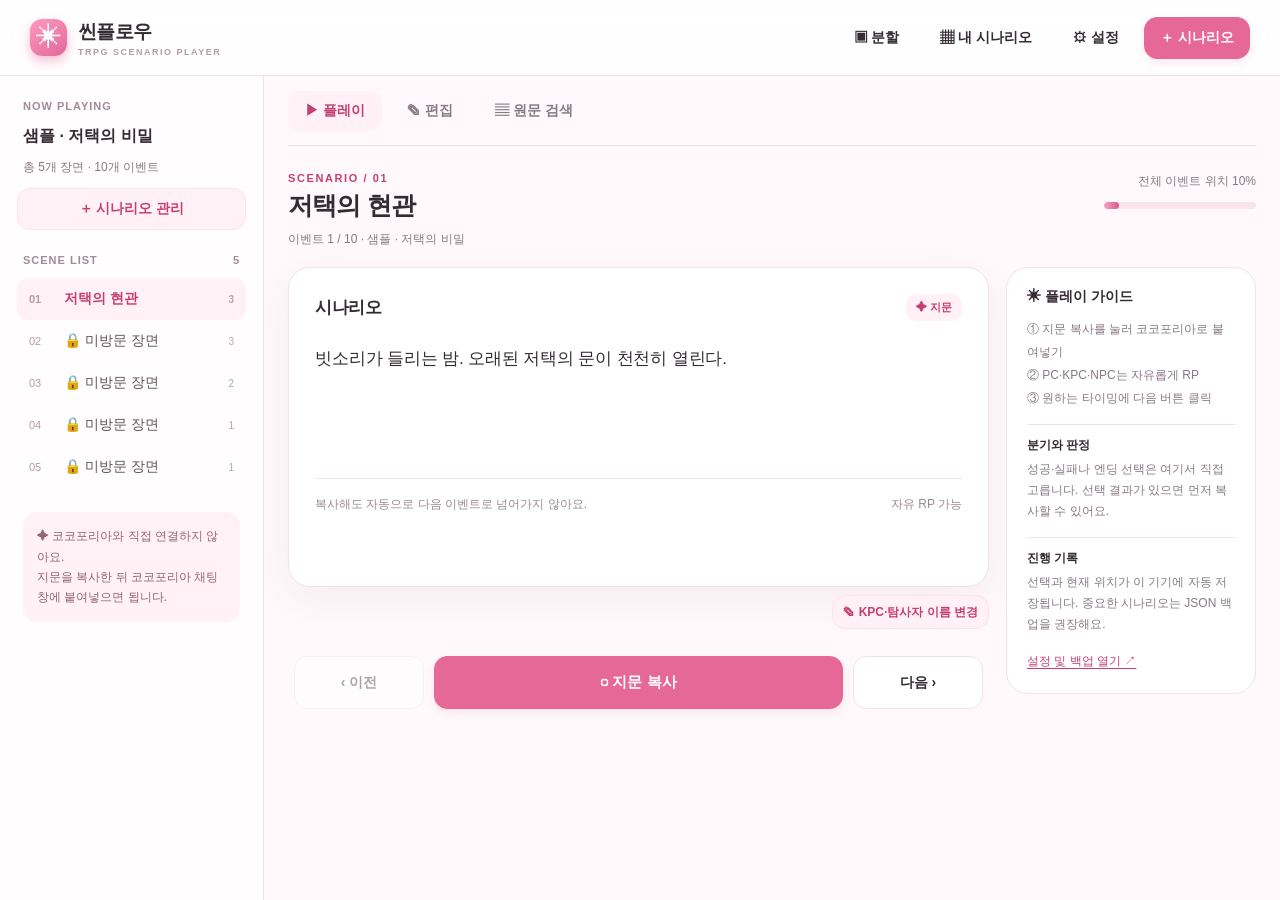
<file: 씬플로우_바로실행_v1.3.html>
<!doctype html>
<html lang="ko">
<head>
  <meta charset="utf-8" />
  <meta name="viewport" content="width=device-width,initial-scale=1,viewport-fit=cover" />
  <meta name="theme-color" content="#fff9fb" />
  <meta name="description" content="모바일에서 시나리오 지문을 원터치 복사하고 판정과 엔딩 분기를 선택하는 TRPG 진행 도우미" />
  <style>
:root{--bg:#fff9fb;--surface:#fff;--soft:#fff1f5;--rose:#e66896;--rose-deep:#c53f72;--rose-wash:#ffe1eb;--ink:#352b33;--muted:#887984;--line:#f0e2e8;--blue:#6686ac;--blue-soft:#edf4ff;--mint:#4c9c88;--mint-soft:#edf8f3;--shadow:0 12px 40px rgba(119,65,82,.07);--radius:22px;color-scheme:light}
*{box-sizing:border-box}
html,body{margin:0;min-height:100%;font-family:ui-sans-serif,-apple-system,BlinkMacSystemFont,"Apple SD Gothic Neo","Malgun Gothic",Arial,sans-serif;color:var(--ink);background:var(--bg);font-size:14px}
button,input,textarea,select{font:inherit}button{cursor:pointer}button:disabled{cursor:not-allowed;opacity:.42}a{color:var(--rose-deep)}
:focus-visible{outline:3px solid #f5acc8;outline-offset:2px}
.app-shell{min-height:100dvh;max-width:1550px;margin:auto}
.topbar{height:76px;display:flex;align-items:center;justify-content:space-between;padding:0 30px;gap:12px;background:rgba(255,255,255,.86);border-bottom:1px solid var(--line);position:sticky;top:0;z-index:20;backdrop-filter:blur(14px)}
.brand{display:flex;align-items:center;gap:11px;white-space:nowrap}.brand-mark{height:37px;width:37px;border-radius:12px;background:linear-gradient(145deg,#ff99be,#e3689b);display:grid;place-items:center;color:white;font-size:26px;box-shadow:0 5px 12px #f9bfd3}.brand strong{display:block;font-size:19px;letter-spacing:-.7px}.brand small{display:block;color:#b29ba7;letter-spacing:1.5px;font-size:9px;font-weight:800;margin-top:2px}
.topbar-actions,.toolbar,.button-row,.flexrow{display:flex;align-items:center;gap:9px;flex-wrap:wrap}.btn{border:1px solid var(--line);border-radius:13px;background:white;color:var(--ink);font-weight:750;padding:11px 15px;line-height:1.25;min-height:42px;transition:background .15s,border-color .15s,transform .15s}.btn:hover:not(:disabled){background:#fff5f8;border-color:#f1c6d5}.btn:active:not(:disabled){transform:scale(.985)}.btn-primary{background:var(--rose);color:white;border-color:var(--rose);box-shadow:0 4px 9px rgba(213,85,133,.13)}.btn-primary:hover:not(:disabled){background:var(--rose-deep);border-color:var(--rose-deep)}.btn-ghost{background:transparent;border-color:transparent;box-shadow:none}.btn-soft{background:var(--soft);border-color:var(--rose-wash);color:var(--rose-deep)}.btn-danger{color:#a93356;border-color:#fac9d4}.btn-small{padding:7px 10px;min-height:34px;font-size:12px}.btn-icon{padding:8px 10px;min-width:37px}.btn.wide{width:100%}.compact{white-space:nowrap}
.workspace{display:grid;grid-template-columns:264px minmax(0,1fr);min-height:calc(100dvh - 76px)}.sidebar{background:#fffdfd;border-right:1px solid var(--line);padding:24px 17px;max-height:calc(100dvh - 76px);overflow:auto;position:sticky;top:76px}.sidebar-section{margin:0 0 24px}.sidebar-label{display:flex;justify-content:space-between;align-items:center;color:#a18b98;font-size:11px;font-weight:900;letter-spacing:1px;margin:0 6px 12px}.scenario-name{font-size:16px;font-weight:850;line-height:1.45;overflow-wrap:anywhere}.sidebar-title{margin:0 6px 8px}.sidebar-counter{color:var(--muted);font-size:12px;padding-left:6px}.scene-link{display:flex;align-items:center;width:100%;text-align:left;gap:10px;background:transparent;border:0;border-radius:12px;padding:12px;color:#62535c}.scene-link:hover{background:#fff4f8}.scene-link.current{background:var(--soft);color:var(--rose-deep);font-weight:800}.scene-num{flex:0 0 25px;font-size:11px;color:#b29ca7}.scene-title{flex:1;overflow:hidden;text-overflow:ellipsis;white-space:nowrap}.scene-count{font-size:10px;color:#b7a5af}.sidebar-note{margin:22px 6px;padding:14px;border-radius:14px;background:var(--soft);color:#946578;font-size:12px;line-height:1.7}
.main-panel{min-width:0;padding:0 24px 80px}.tabs{height:70px;display:flex;align-items:center;gap:8px;border-bottom:1px solid var(--line)}.tab{background:transparent;border:none;border-radius:11px;color:var(--muted);font-weight:800;padding:11px 17px;white-space:nowrap}.tab.active{background:var(--soft);color:var(--rose-deep)}.view{padding:26px 0;max-width:1120px;margin:0 auto}
.section-top{display:flex;justify-content:space-between;gap:15px;align-items:flex-start;margin-bottom:18px}.eyebrow{color:var(--rose-deep);font-size:11px;letter-spacing:1.6px;font-weight:900;text-transform:uppercase}.page-title{font-size:25px;line-height:1.3;letter-spacing:-.8px;margin:5px 0 8px}.subtle{font-size:12px;color:var(--muted);line-height:1.65}.muted{color:var(--muted)}.progress-wrap{width:152px;text-align:right}.progress-track{height:7px;background:#f7e4ec;border-radius:40px;overflow:hidden;margin-top:10px}.progress-fill{height:100%;background:linear-gradient(90deg,#f5a4c1,#dc598d);border-radius:40px;transition:width .2s}
.play-grid{display:grid;grid-template-columns:minmax(0,1fr) 250px;gap:17px;align-items:start}.panel,.stage-card,.hint-card{border:1px solid var(--line);border-radius:var(--radius);background:white;box-shadow:var(--shadow)}.stage-card{padding:26px;min-height:320px}.stage-header{display:flex;justify-content:space-between;align-items:center;gap:12px;margin-bottom:22px}.speaker{font-size:17px;font-weight:900;letter-spacing:-.3px;margin:0}.chips{display:flex;gap:7px;align-items:center;flex-wrap:wrap}.chip{display:inline-flex;align-items:center;gap:4px;padding:6px 10px;border-radius:10px;background:var(--soft);color:var(--rose-deep);font-weight:850;font-size:11px}.chip.npc{background:#efeafa;color:#7d68a6}.chip.check{background:var(--blue-soft);color:#5276a6}.chip.branch{background:#fff2df;color:#9c7538}.chip.ending{background:#e9f6ef;color:#49866c}.chip.note{background:#f2f1f4;color:#6d6a74}
.stage-body{font-size:16px;white-space:pre-wrap;overflow-wrap:anywhere;line-height:1.9;letter-spacing:-.15px;min-height:115px}.stage-body.large{font-size:17px}.stage-foot{padding-top:17px;margin-top:20px;border-top:1px solid var(--line);color:#9b8993;font-size:12px;display:flex;justify-content:space-between;gap:10px;flex-wrap:wrap}.options-wrap{margin-top:22px;border-top:1px solid var(--line);padding-top:19px}.options-title{font-weight:850;font-size:13px;margin-bottom:10px}.option-list{display:grid;grid-template-columns:repeat(2,minmax(0,1fr));gap:9px}.option-btn{border-radius:13px;border:1px solid #edd8e1;background:#fff9fb;padding:15px 12px;text-align:left;font-weight:800;color:#624e5c;min-height:52px}.option-btn:hover{background:var(--soft);border-color:#eaaac4}.result-banner{background:var(--mint-soft);color:#367865;padding:9px 12px;border-radius:11px;font-size:12px;font-weight:850;margin-bottom:16px}
.play-actions{position:sticky;bottom:14px;display:grid;grid-template-columns:130px 1fr 130px;gap:10px;align-items:center;background:rgba(255,249,251,.92);padding:12px;margin:15px -6px -4px;border-radius:20px;backdrop-filter:blur(14px);z-index:3}.play-actions .btn{min-height:53px;font-size:14px}.play-actions .btn-primary{font-size:15px}.play-meta{margin-top:14px;padding:2px 4px}.toggle-line{display:flex;align-items:center;gap:9px;cursor:pointer;color:#70616b;font-size:12px}.toggle-line input{accent-color:var(--rose);width:17px;height:17px}.hint-card{padding:20px;box-shadow:none}.hint-card h3{font-size:14px;margin:0 0 12px}.hint-card .hint-content{color:var(--muted);font-size:12px;line-height:1.9}.hint-row{margin:15px 0;padding-top:12px;border-top:1px solid var(--line)}.hint-row strong{display:block;font-size:12px;margin-bottom:5px}.hint-row p{margin:0;font-size:12px;line-height:1.75;color:var(--muted)}.linkish{border:0;background:none;padding:3px 0;color:var(--rose-deep);text-decoration:underline;text-underline-offset:3px;font-size:12px}
.editor-grid{display:grid;grid-template-columns:245px minmax(0,1fr);gap:18px}.panel{padding:20px;box-shadow:none}.panel-title{font-size:15px;font-weight:900;margin:0 0 14px}.form-group{margin:0 0 16px}.field-label{display:block;font-size:12px;font-weight:850;margin-bottom:7px;color:#63525f}.input,.textarea,.select{width:100%;border:1px solid #e8d9df;background:white;border-radius:11px;padding:11px 12px;outline:none;color:var(--ink);min-height:41px}.textarea{resize:vertical;min-height:135px;line-height:1.7}.input:focus,.textarea:focus,.select:focus{border-color:var(--rose);box-shadow:0 0 0 3px #ffe5ef}.text-help{font-size:11px;color:#9d8995;line-height:1.55;margin-top:5px}.entry-list{display:flex;flex-direction:column;gap:6px;max-height:60vh;overflow:auto}.entry-link{border:1px solid transparent;border-radius:11px;padding:11px 10px;background:transparent;text-align:left;color:#6b5d66;overflow-wrap:anywhere}.entry-link.active{background:var(--soft);border-color:var(--rose-wash);color:var(--rose-deep);font-weight:800}.entry-link small{display:block;font-size:10px;color:#a998a2;margin-bottom:3px}.editor-actions{display:flex;gap:7px;flex-wrap:wrap;margin-top:10px}.options-editor{border-top:1px solid var(--line);margin-top:20px;padding-top:18px}.option-editor{padding:14px;border-radius:14px;background:#fffafb;border:1px solid var(--line);margin-bottom:12px}.option-editor .field-label{font-size:11px}.option-editor .textarea{min-height:80px}.two-col{display:grid;grid-template-columns:1fr 1fr;gap:12px}.editor-warning{padding:11px 13px;border-radius:12px;background:#fff8e9;color:#936c32;font-size:12px;line-height:1.6;margin-bottom:18px}
.source-controls{display:flex;gap:9px;align-items:center;flex-wrap:wrap;margin-bottom:12px}.source-reader{width:100%;min-height:55vh;background:#fff;border:1px solid var(--line);border-radius:15px;padding:18px;resize:vertical;line-height:1.9;font-size:13px;white-space:pre-wrap}
.empty{padding:34px 18px;text-align:center;border:1px dashed #e8cbd8;border-radius:18px;color:var(--muted);line-height:1.85}.empty-icon{font-size:30px;margin-bottom:9px}
.modal-backdrop{position:fixed;inset:0;background:#27172185;display:flex;align-items:center;justify-content:center;padding:20px;z-index:100;overflow:auto}.modal{width:min(100%,620px);max-height:min(90dvh,900px);overflow:auto;background:#fff;border-radius:24px;padding:24px;box-shadow:0 20px 90px #25182444}.modal.wide{width:min(100%,770px)}.modal-head{display:flex;align-items:flex-start;justify-content:space-between;gap:16px;margin-bottom:19px}.modal h2{margin:0;font-size:20px}.modal .textarea{min-height:195px}.file-area{position:relative;border:1px dashed #dca6bc;border-radius:13px;padding:20px;background:#fffafb;text-align:center;margin-bottom:17px}.file-area input{width:100%;max-width:340px;font-size:12px}.divider-label{text-align:center;font-size:11px;color:var(--muted);margin:12px 0}.library-item{display:flex;justify-content:space-between;gap:8px;align-items:center;padding:12px 0;border-bottom:1px solid var(--line)}.library-item:last-child{border-bottom:0}.library-item strong{display:block;margin-bottom:3px;font-size:13px}.library-item small{color:var(--muted);font-size:11px}.switch{accent-color:var(--rose)}.modal-footer{display:flex;justify-content:flex-end;flex-wrap:wrap;gap:10px;border-top:1px solid var(--line);padding-top:15px;margin-top:15px}
#toast{position:fixed;left:50%;bottom:25px;transform:translate(-50%,15px);background:#4c3543;color:white;padding:12px 20px;border-radius:12px;box-shadow:0 8px 28px #0002;opacity:0;pointer-events:none;transition:opacity .2s,transform .2s;z-index:200;text-align:center;font-weight:750;font-size:12px;max-width:min(90%,420px)}#toast.visible{opacity:1;transform:translate(-50%,0)}.mobile-nav{display:none}
@media(max-width:1000px){.workspace{grid-template-columns:213px minmax(0,1fr)}.sidebar{padding:20px 10px}.main-panel{padding:0 18px 60px}.play-grid{grid-template-columns:1fr}.hint-card{display:none}.editor-grid{grid-template-columns:215px minmax(0,1fr)}}
@media(max-width:700px){.topbar{height:64px;padding:0 14px}.brand-mark{width:32px;height:32px;font-size:22px}.brand strong{font-size:16px}.brand small{font-size:8px;letter-spacing:1px}.optional-text{display:none}.topbar-actions{gap:0}.topbar-actions .btn{padding:8px 9px;min-height:38px;border-radius:10px}.workspace{display:block;min-height:calc(100dvh - 64px)}.sidebar{display:none}.main-panel{padding:0 13px 94px}.tabs{display:none}.view{padding:18px 0}.section-top{align-items:flex-start}.page-title{font-size:21px}.progress-wrap{width:100px}.stage-card{padding:21px 18px;min-height:280px;border-radius:18px}.stage-body{font-size:15px;line-height:1.85}.option-list{grid-template-columns:1fr}.play-actions{bottom:67px;grid-template-columns:75px 1fr 75px;gap:7px;padding:9px 3px;margin:10px 0 0}.play-actions .btn{padding:12px 6px;min-height:49px}.mobile-nav{display:grid;grid-template-columns:repeat(4,1fr);position:fixed;bottom:0;left:0;right:0;z-index:35;padding:7px 12px calc(7px + env(safe-area-inset-bottom));background:#fffdfdf2;border-top:1px solid var(--line);box-shadow:0 -4px 25px #6746550d;backdrop-filter:blur(14px)}.mobile-tab{border:0;background:none;color:#9a8590;display:flex;flex-direction:column;align-items:center;gap:2px;font-size:10px;font-weight:850;padding:5px}.mobile-tab span{font-size:18px}.mobile-tab.active{color:var(--rose-deep)}.editor-grid{display:flex;flex-direction:column;gap:13px}.entry-list{max-height:180px}.panel{padding:16px}.two-col{grid-template-columns:1fr}.modal-backdrop{padding:10px;align-items:center}.modal{padding:19px;border-radius:19px;max-height:88dvh}.source-reader{min-height:50dvh}.source-controls>.input{width:100%}#toast{bottom:87px}}
@media(min-width:1400px){.main-panel{padding-left:38px;padding-right:38px}}

/* v1.2: Android split-screen / pop-up view responsive player */
:root { -webkit-tap-highlight-color: transparent; }
button { touch-action: manipulation; }
@media (max-width:375px) {
  .topbar { gap:5px; padding:0 7px; }
  .brand-mark { display:none; }
  .brand { gap:0; }
  .brand small { display:none; }
  .brand strong {font-size:15px}
  .topbar-actions .btn {padding:7px 7px;min-width:32px}
  .import-label {display:none}
  .play-actions {grid-template-columns:62px minmax(0,1fr) 62px}
  .stage-header {align-items:flex-start}
  .progress-wrap {width:80px}
}
/* Compact mode can be enabled manually or automatically when the Galaxy window becomes small. */
.split-mode .app-shell { max-width:none; }
.split-mode .topbar {height:46px; padding:0 9px; gap:4px;}
.split-mode .topbar .brand-mark,.split-mode .brand small {display:none}
.split-mode .brand strong {font-size:14px;letter-spacing:-.2px}
.split-mode .topbar-actions {gap:0;flex-wrap:nowrap}
.split-mode .topbar-actions .btn {min-height:32px;min-width:30px;padding:6px;border-radius:8px;font-size:12px}
.split-mode .optional-text,.split-mode .import-label {display:none}
.split-mode .workspace {display:block;min-height:calc(100dvh - 46px)}
.split-mode .sidebar {display:none}
.split-mode .main-panel {padding:0 8px 55px}
.split-mode .tabs {height:36px;display:flex;gap:3px}
.split-mode .tab {padding:7px 11px;font-size:11px;border-radius:7px}
.split-mode .mobile-nav {display:none}
.split-mode .view {padding:8px 0}
.split-mode .section-top {margin:0 0 7px;gap:7px;align-items:center}
.split-mode .section-top .eyebrow,.split-mode .section-top .subtle {display:none}
.split-mode .page-title {margin:0;font-size:15px;line-height:1.35}
.split-mode .progress-wrap {width:64px;min-width:64px}
.split-mode .progress-wrap .subtle {display:block;font-size:10px}
.split-mode .progress-track {margin-top:4px;height:4px}
.split-mode .play-grid {display:block}
.split-mode .hint-card {display:none}
.split-mode .stage-card {padding:11px 12px;min-height:0;border-radius:12px;box-shadow:none}
.split-mode .stage-header {margin-bottom:7px;gap:7px}
.split-mode .speaker {font-size:13px}
.split-mode .chip {padding:3px 6px;font-size:10px;border-radius:7px}
.split-mode .stage-body,.split-mode .stage-body.large {font-size:13px;line-height:1.55;min-height:0}
.split-mode .stage-foot {margin-top:8px;padding-top:7px;font-size:10px}
.split-mode .options-wrap {margin-top:8px;padding-top:8px}
.split-mode .options-title {font-size:12px;margin-bottom:5px}
.split-mode .option-list {grid-template-columns:repeat(2,minmax(0,1fr));gap:6px}
.split-mode .option-btn {min-height:38px;padding:7px 8px;font-size:12px;border-radius:8px}
.split-mode .result-banner {margin-bottom:7px;padding:7px 9px;font-size:11px}
.split-mode .play-actions {bottom:0;grid-template-columns:56px minmax(0,1fr) 56px;gap:4px;padding:4px;margin:5px -3px 0;border-radius:10px;z-index:30}
.split-mode .play-actions .btn {min-height:38px;font-size:12px;padding:6px 3px;border-radius:9px}
.split-mode .play-actions .btn-primary {font-size:13px}
.split-mode .play-meta {margin-top:4px}
.split-mode .toggle-line {font-size:11px}
.split-mode .editor-grid {display:flex;flex-direction:column;gap:7px}
.split-mode .entry-list {max-height:104px}
.split-mode .panel {padding:10px}
.split-mode .two-col {grid-template-columns:1fr}
.split-mode .source-reader {min-height:40dvh;font-size:12px}
.split-mode .source-controls {gap:5px}
.split-mode .source-controls .btn {padding:7px;min-height:34px}
.split-mode .source-controls > .input {width:100%}
.split-mode .modal-backdrop {padding:5px;align-items:center}
.split-mode .modal {padding:12px;max-height:calc(100dvh - 10px);border-radius:12px}
.split-mode .modal-head {margin-bottom:8px}
.split-mode .modal h2 {font-size:16px}
.split-mode .modal .textarea {min-height:85px}
.split-mode #toast {bottom:10px;font-size:11px;padding:8px 12px}
@media (max-width:280px) {
 .split-mode .brand strong {font-size:12px}
 .split-mode .topbar-actions .btn {min-width:26px;padding:5px}
 .split-mode .tab {padding:7px 7px}
 .split-mode .play-actions {grid-template-columns:47px minmax(0,1fr) 47px}
}

/* v1.3: per-scenario character names and live grammar preview */
.character-shortcut{display:flex;justify-content:flex-end;margin:8px 0 3px}
.character-shortcut .btn{font-size:12px}
.name-settings-grid{display:grid;grid-template-columns:repeat(2,minmax(0,1fr));gap:13px}
.name-setting-card{border:1px solid var(--line);border-radius:15px;background:#fffafd;padding:15px;min-width:0}
.name-setting-card h3{margin:0 0 12px;font-size:15px;color:var(--rose-deep)}
.name-preview{margin:12px 0;border:1px solid var(--line);background:#fff8fa;padding:13px;border-radius:12px;line-height:1.9;font-size:14px;overflow-wrap:anywhere}
.name-preview .field-label{margin-bottom:3px}
@media(max-width:600px){.name-settings-grid{grid-template-columns:1fr}.name-setting-card{padding:12px}}
.split-mode .character-shortcut{margin:4px 0 0}.split-mode .character-shortcut .btn{font-size:10px;padding:5px 8px;min-height:28px}
.split-mode .name-settings-grid{grid-template-columns:1fr;gap:7px}.split-mode .name-setting-card{padding:9px}.split-mode .name-preview{padding:9px;font-size:12px}

  </style>
  <title>씬플로우 · TRPG 시나리오 진행기</title>
</head>
<body>
  <div class="app-shell">
    <header class="topbar">
      <div class="brand" aria-label="씬플로우">
        <div class="brand-mark" aria-hidden="true">✳</div>
        <div><strong>씬플로우</strong><small>TRPG SCENARIO PLAYER</small></div>
      </div>
      <div class="topbar-actions">
        <button class="btn btn-ghost compact" id="toggle-split" type="button" aria-pressed="false" title="분할화면 전용 간단 모드">▣ <span class="optional-text">분할</span></button>
        <button class="btn btn-ghost compact" id="open-library" type="button" title="내 시나리오"><span aria-hidden="true">▦</span> <span class="optional-text">내 시나리오</span></button>
        <button class="btn btn-ghost compact" id="open-settings" type="button" title="도구 모음"><span aria-hidden="true">⚙</span> <span class="optional-text">설정</span></button>
        <button class="btn btn-primary compact" id="open-import" type="button"><span aria-hidden="true">＋</span><span class="import-label"> 시나리오</span></button>
      </div>
    </header>
    <div class="workspace">
      <aside class="sidebar" id="sidebar" aria-label="시나리오 목록과 장면 탐색"></aside>
      <main class="main-panel">
        <div class="tabs" role="tablist" aria-label="작업 메뉴">
          <button class="tab active" data-tab="play" role="tab" aria-selected="true">▶ 플레이</button>
          <button class="tab" data-tab="edit" role="tab" aria-selected="false">✎ 편집</button>
          <button class="tab" data-tab="source" role="tab" aria-selected="false">▤ 원문 검색</button>
        </div>
        <div id="view" class="view" aria-live="off"></div>
      </main>
    </div>
    <nav class="mobile-nav" aria-label="하단 메뉴">
      <button data-tab="play" class="mobile-tab active"><span>▶</span>플레이</button>
      <button data-tab="edit" class="mobile-tab"><span>✎</span>편집</button>
      <button data-tab="source" class="mobile-tab"><span>⌕</span>원문</button>
      <button id="mobile-scenes" class="mobile-tab"><span>☷</span>장면</button>
    </nav>
  </div>
  <div id="modal-root"></div>
  <div id="toast" role="status" aria-live="polite"></div>
  <script type="module">
/* 씬플로우: dependency-free, mobile-first TRPG scenario helper.
 * Data stays in the local browser (IndexedDB, localStorage fallback).
 * No direct CCFOLIA communication: copy text to clipboard and paste there.
 */
const $ = (selector, root = document) => root.querySelector(selector);
const $$ = (selector, root = document) => [...root.querySelectorAll(selector)];
const esc = value => String(value ?? '').replace(/[&<>"']/g, x => ({'&':'&amp;','<':'&lt;','>':'&gt;','"':'&quot;',"'":'&#39;'}[x]));
const uid = () => globalThis.crypto?.randomUUID?.() ?? `id-${Date.now()}-${Math.random().toString(36).slice(2)}`;
const clone = obj => JSON.parse(JSON.stringify(obj));
const stamp = () => new Date().toISOString();
const kinds = {text:'지문',npc:'NPC 대사',check:'판정',branch:'선택·분기',ending:'엔딩',note:'진행 메모'};
const kindIcons = {text:'✦',npc:'◈',check:'⚄',branch:'⑂',ending:'✧',note:'▤'};
const storeName = 'sceneflow-v1';
const memoryFallback = new Map();
function safeGet(key){try{return localStorage.getItem(key);}catch{return memoryFallback.get(key)??null;}}
function safeSet(key,value){try{localStorage.setItem(key,value);}catch{memoryFallback.set(key,value);}}
function getBackup(){try{return JSON.parse(safeGet('sf-backup')||'[]');}catch{return [];}}
let dbPromise;
let saveTimer;
let toastTimer;
const ui = {tab:'play',editorSceneId:null,editorEntryId:null,sourceQuery:'',sourceMatch:0,sourceTransformed:true};
let scenarios = [];
let scenario = null;
// Window mode: auto adapts to Galaxy multi-window sizes; users can override it.
let splitPreference = safeGet('sf-window-mode') || 'auto';
let deferredInstallPrompt = null;
function detectCompactWindow(){
  return window.innerWidth <= 330 || (window.innerWidth <= 900 && window.innerHeight <= 540);
}
function applyWindowMode(){
  const enabled = splitPreference === 'on' || (splitPreference === 'auto' && detectCompactWindow());
  document.body.classList.toggle('split-mode', enabled);
  const toggle = $('#toggle-split');
  if(toggle){
    toggle.setAttribute('aria-pressed',String(enabled));
    toggle.title = enabled ? '분할 화면 모드 끄기' : '분할 화면 모드 켜기';
    toggle.setAttribute('aria-label', enabled ? '분할 화면 모드 끄기' : '분할 화면 모드 켜기');
  }
}
function toggleSplitMode(){
  const wasEnabled = document.body.classList.contains('split-mode');
  splitPreference = wasEnabled ? 'off' : 'on';
  safeSet('sf-window-mode',splitPreference);
  applyWindowMode();
  toast(wasEnabled ? '일반 화면으로 전환했어요.' : '분할 화면에 맞게 화면을 줄였어요.');
}
function resetSplitAuto(){
  splitPreference = 'auto';
  safeSet('sf-window-mode','auto');
  applyWindowMode();
  toast('창 크기에 따라 자동으로 전환돼요.');
}
function isInstalled(){
  return window.matchMedia?.('(display-mode: standalone)').matches || navigator.standalone === true;
}
function openInstallHelp(){
  const state = isInstalled() ? '이미 홈 화면 앱으로 실행 중이에요.' : '웹사이트를 HTTPS 주소로 연 다음 브라우저 메뉴에서 홈 화면에 추가 / 앱 설치를 선택해 주세요.';
  showModal(`${modalHead('앱 설치 · 멀티윈도우','코코포리아와 나란히 실행하기 위한 안내예요.')}
  <p class="subtle"><strong>설치 상태:</strong> ${esc(state)}</p>
  <div class="editor-warning">HTML 파일을 다운로드해 여는 것만으로는 PWA가 설치되지 않아요. 웹앱 파일을 GitHub Pages 등 HTTPS 사이트에 게시해야 홈 화면 설치와 오프라인 캐시가 동작합니다.</div>
  <div class="form-group"><strong>① 설치하기</strong><p class="subtle">Chrome 또는 Samsung Internet에서 배포한 씬플로우 주소를 열고 메뉴 → 앱 설치 / 홈 화면에 추가를 선택하세요.</p></div>
  <div class="form-group"><strong>② 화면 나누기</strong><p class="subtle">Galaxy 최근 앱 화면에서 씬플로우 아이콘 → 분할 화면으로 열기 또는 팝업 화면으로 열기를 고른 뒤 코코포리아를 다른 창에 띄우세요.</p></div>
  <div class="form-group"><strong>③ 복사해서 플레이</strong><p class="subtle">씬플로우에서 지문 복사 → 코코포리아 채팅창에 붙여넣기. 창이 작아지면 자동으로 간단 화면이 됩니다.</p></div>
  <div class="button-row"><button class="btn btn-soft" data-action="split-toggle">▣ 분할 화면 전환</button><button class="btn" data-action="split-auto">화면 크기에 맞춰 자동</button></div>
  <div class="modal-footer">${deferredInstallPrompt && !isInstalled()?'<button class="btn btn-primary" data-action="install-now">앱 설치</button>':''}<button class="btn" data-action="close-modal">닫기</button></div>`);
}
async function installNow(){
  if(!deferredInstallPrompt){openInstallHelp();return;}
  const prompt=deferredInstallPrompt;deferredInstallPrompt=null;
  closeModal();
  await prompt.prompt();
}


function db() {
  if (!('indexedDB' in window)) return Promise.reject(new Error('IndexedDB not available'));
  if (!dbPromise) dbPromise = new Promise((resolve,reject)=>{
    const request=indexedDB.open(storeName,1);
    request.onupgradeneeded=()=>request.result.createObjectStore('scenarios',{keyPath:'id'});
    request.onsuccess=()=>resolve(request.result);
    request.onerror=()=>reject(request.error);
  });
  return dbPromise;
}
async function dbOp(mode, callback) {
  const database = await db();
  return new Promise((resolve,reject)=>{
    const tx=database.transaction('scenarios',mode);
    const req=callback(tx.objectStore('scenarios'));
    req.onsuccess=()=>resolve(req.result);
    req.onerror=()=>reject(req.error);
    tx.onerror=()=>reject(tx.error);
  });
}
const storage = {
  async all(){try{return await dbOp('readonly',s=>s.getAll());}catch{return getBackup();}},
  async put(item){try{await dbOp('readwrite',s=>s.put(clone(item)));}catch{const all=getBackup();const i=all.findIndex(x=>x.id===item.id);if(i<0)all.push(clone(item));else all[i]=clone(item);try{safeSet('sf-backup',JSON.stringify(all));}catch{toast('저장 공간이 부족해요. JSON 백업을 내려받아 주세요.');}}},
  async del(id){try{await dbOp('readwrite',s=>s.delete(id));}catch{const all=getBackup().filter(x=>x.id!==id);safeSet('sf-backup',JSON.stringify(all));}}
};
function toast(message){const node=$('#toast');node.textContent=message;node.classList.add('visible');clearTimeout(toastTimer);toastTimer=setTimeout(()=>node.classList.remove('visible'),2700);}
function remember(){if(!scenario)return;scenario.updatedAt=stamp();const i=scenarios.findIndex(s=>s.id===scenario.id);if(i<0)scenarios.push(scenario);else scenarios[i]=scenario;clearTimeout(saveTimer);saveTimer=setTimeout(()=>storage.put(scenario),500);}
async function saveNow(){clearTimeout(saveTimer);if(scenario)await storage.put(scenario);}
function option(label,text='',targetSceneId=''){return {id:uid(),label,text,targetSceneId};}
function entry(kind='text',text='',extra={}){return {id:uid(),kind,title:'',text,speaker:'',options:[],...extra};}
function sceneObj(title='새 장면',entries=[entry()]){return {id:uid(),title,entries};}
function wrapScenario(title,source,scenes){const first=scenes.flatMap(s=>s.entries)[0];return {formatVersion:1,id:uid(),title:title||'제목 없는 시나리오',source:source||'',scenes,current:{entryId:first?.id??'',pendingOptionId:null},history:[],visited:[],settings:{includeSpeaker:false,hideFuture:true,nameMappings:{kpc:{from:'KPC',to:''},pc:{from:'탐사자',to:''}}},createdAt:stamp(),updatedAt:stamp()};}
/* Name personalization only changes what is displayed/copied/exported. Raw scenes and original source remain intact. */
function nameMaps(){
  const custom=scenario?.settings?.nameMappings || {};
  return {
    kpc:{from:'KPC',to:'',...custom.kpc},
    pc:{from:'탐사자',to:'',...custom.pc}
  };
}
function koreanEnding(name){
  const last=String(name||'').trim().slice(-1);
  const code=last.charCodeAt(0);
  if(!(code>=0xAC00&&code<=0xD7A3))return null;
  const jong=(code-0xAC00)%28;
  return {hasBatchim:jong!==0,rieul:jong===8};
}
function correctedParticle(name,original){
  const ending=koreanEnding(name);
  if(!ending)return original; // Foreign names have ambiguous Korean pronunciations; don't guess.
  const c=ending.hasBatchim,r=ending.rieul;
  const norm=original.replace(/^\(|\)$/g,'');
  const pairs={
    '은/는':c?'은':'는', '이/가':c?'이':'가', '을/를':c?'을':'를',
    '과/와':c?'과':'와', '으로/로':c&&!r?'으로':'로',
    '이랑/랑':c?'이랑':'랑', '아/야':c?'아':'야',
    '은':c?'은':'는','는':c?'은':'는',
    '이':c?'이':'가','가':c?'이':'가',
    '을':c?'을':'를','를':c?'을':'를',
    '과':c?'과':'와','와':c?'과':'와',
    '으로':c&&!r?'으로':'로','로':c&&!r?'으로':'로',
    '이랑':c?'이랑':'랑','랑':c?'이랑':'랑',
    '아':c?'아':'야','야':c?'아':'야'
  };
  if(original==='(으)로')return c&&!r?'으로':'로';
  return pairs[norm]??original;
}
function personalize(input){
  const raw=String(input??'');
  if(!scenario)return raw;
  const aliases=new Map();
  for(const item of Object.values(nameMaps())){
    const to=String(item.to??'').trim();
    if(!to)continue;
    for(const alias of String(item.from??'').split(/[,，\n]/).map(s=>s.trim()).filter(Boolean)){
      if(alias.toLocaleLowerCase()!==to.toLocaleLowerCase()&&!aliases.has(alias.toLocaleLowerCase()))aliases.set(alias.toLocaleLowerCase(),to);
    }
  }
  if(!aliases.size)return raw;
  const escapeRe=part=>part.replace(/[.*+?^${}()|[\]\\]/g,'\\$&');
  const all=[...aliases.keys()].sort((a,b)=>b.length-a.length).map(escapeRe).join('|');
  const particle=String.raw`(\(으\)로|\((?:은/는|이/가|을/를|과/와|으로/로|이랑/랑|아/야)\)|은/는|이/가|을/를|과/와|으로/로|이랑/랑|아/야|으로|이랑|은|는|이|가|을|를|과|와|로|랑|아|야)?`;
  const trailing=String.raw`(?=$|[^\p{L}\p{N}_]|(?:에게서|한테서|에게|한테|께서|께|에서|부터|까지|의|도|만|마다|조차|마저|밖에|처럼|보다|하고|에|님|씨|들))`;
  const re=new RegExp(String.raw`(^|[^\p{L}\p{N}_])(${all})`+particle+trailing,'giu');
  return raw.replace(re,(_,prefix,alias,postfix)=>{
    const name=aliases.get(alias.toLocaleLowerCase())||alias;
    return prefix+name+(postfix?correctedParticle(name,postfix):'');
  });
}
function sourceDisplayText(){return ui.sourceTransformed?personalize(scenario.source||''):scenario.source||'';}
function namesExample(){const maps=nameMaps();const first=maps.kpc.from.split(/[,，\n]/).map(x=>x.trim()).find(Boolean)||'KPC';const second=maps.pc.from.split(/[,，\n]/).map(x=>x.trim()).find(Boolean)||'탐사자';return personalize(`${first}가 ${second}를 바라본다. ${second}는 ${first}와 함께 문으로 향한다.`);}
function demo(){
  const a=sceneObj('저택의 현관',[
    entry('text','빗소리가 들리는 밤. 오래된 저택의 문이 천천히 열린다.'),
    entry('npc','어서 오십시오. 오래 기다리고 있었습니다.',{speaker:'집사'}),
    entry('note','PC와 KPC의 자유 RP를 진행한 뒤 다음으로 넘어가세요. 이 메모는 코코포리아에 출력하지 않아도 됩니다.')
  ]);
  const b=sceneObj('어두운 복도',[
    entry('text','복도 끝에 낡은 초상화 한 점이 걸려 있다.'),
    entry('check','초상화를 자세히 살펴본다면 관찰력 판정을 진행하세요.',{title:'관찰력 판정',options:[option('성공','액자 뒤에 숨겨진 쪽지를 발견한다.'),option('실패','특별한 단서는 발견하지 못했다.')]}),
    entry('npc','늦은 시간에는 이쪽으로 오지 않으시는 편이 좋습니다.',{speaker:'집사'})
  ]);
  const c=sceneObj('마지막 선택',[
    entry('text','밖으로 나갈 수 있는 문이 눈앞에 나타난다.'),
    entry('branch','탐사자는 어떤 선택을 할까?',{title:'엔딩 분기'})
  ]);
  const ea=sceneObj('ENDING A · 귀환',[entry('ending','문이 열리고 탐사자는 저택 밖으로 나온다. 이 이야기는 여기서 끝난다.')]);
  const eb=sceneObj('ENDING B · 잔류',[entry('ending','탐사자는 저택에 남기로 한다. 이 이야기는 여기서 끝난다.')]);
  c.entries[1].options=[option('저택에서 나간다','문밖을 향해 걸음을 옮긴다.',ea.id),option('저택에 남는다','한 번 더 저택 안을 돌아본다.',eb.id)];
  const raw=`# 저택의 현관\n빗소리가 들리는 밤. 오래된 저택의 문이 천천히 열린다.\n집사: 어서 오십시오. 오래 기다리고 있었습니다.\n\n# 어두운 복도\n복도 끝에 낡은 초상화 한 점이 걸려 있다.\n[판정: 관찰력]\n[성공] 액자 뒤에 숨겨진 쪽지를 발견한다.\n[실패] 특별한 단서는 발견하지 못했다.\n\n# 마지막 선택\n밖으로 나갈 수 있는 문이 눈앞에 나타난다.\n[분기] 탐사자는 어떤 선택을 할까?`;
  return wrapScenario('샘플 · 저택의 비밀',raw,[a,b,c,ea,eb]);
}
/*
 * 원문 분할 규칙:
 * - #로 시작하는 줄 / SCENE·장면 표기 = 새 장면
 * - 단독 ENDING A / B / C 등 = 각 엔딩 장면
 * - '판정' 안내 다음 성공:·실패: = 한 개의 선택형 판정 이벤트
 * - 일반 지문은 빈 줄 없이 엔터 한 번으로 이벤트를 각각 생성
 * 원문 전체는 scenario.source에 변경 없이 남습니다.
 */
function parseSource(raw,name='새 시나리오'){
  const lines=String(raw||'').replace(/\r\n?/g,'\n').split('\n');
  const scenes=[];
  let current=sceneObj('도입',[]);
  scenes.push(current);
  let buffer=[],activeOutcome=null,lastCheck=null;
  const outcomePattern=/^(?:[-*•]\s*)?(?:\*\*)?\s*(?:[\[【(]\s*)?(대성공|극단적\s*성공|어려운\s*성공|성공|실패|대실패|펌블|크리티컬)(?:\s*[\]】)])?(?:\*\*)?\s*(?:[:：]|[-–—]|\s+)(?:\s*(.*))?$/i;
  const bareOutcomePattern=/^(?:[-*•]\s*)?(?:\*\*)?\s*(?:[\[【(]\s*)?(대성공|극단적\s*성공|어려운\s*성공|성공|실패|대실패|펌블|크리티컬)\s*[\]】)](?:\*\*)?\s*(.*)$/i;
  const parseOutcome=line=>{
    // '성공:' '실패：', '- 성공:...', '[성공] 내용', '**실패:** 내용' 등
    const bracket=line.match(bareOutcomePattern);
    if(bracket)return [bracket[1].replace(/\s+/g,' ').trim(),(bracket[2]||'').trim().replace(/^[:：]\s*/, '')];
    const named=line.match(outcomePattern);
    if(named)return [named[1].replace(/\s+/g,' ').trim(),(named[2]||'').trim()];
    // 콜론이 없는 '성공' / '실패' 단독 줄도 허용
    const only=line.match(/^(?:[-*•]\s*)?(대성공|극단적\s*성공|어려운\s*성공|성공|실패|대실패|펌블|크리티컬)\s*$/i);
    return only?[only[1], '']:null;
  };
  const checkHeader=line=>{
    let m=line.match(/^[\[【(]\s*(?:판정|체크|다이스)\s*(?:[:：]\s*([^\]】)]+))?[\]】)]\s*(.*)$/i);
    if(m)return {title:(m[1]||'판정').trim(),text:(m[2]||'').trim(),explicit:true};
    // 【관찰력 판정】, [행운 판정]처럼 판정명이 대괄호 안에 들어간 경우
    m=line.match(/^[\[【(]\s*([^\]】)]+판정[^\]】)]*)\s*[\]】)]\s*(.*)$/i);
    if(m)return {title:m[1].trim(),text:(m[2]||'').trim()||m[1].trim(),explicit:true};
    m=line.match(/^(?:[-*•]\s*)?(?:\*\*)?\s*(?:판정|체크|다이스)(?:\s*[:：]\s*(.+))?(?:\*\*)?\s*$/i);
    if(m)return {title:(m[1]||'판정').trim(),text:line,explicit:true};
    m=line.match(/^(?:[-*•]\s*)?(?:\*\*)?(.{1,45}?\s*판정)(?:\s*[:：]\s*(.*))?(?:\*\*)?\s*$/i);
    if(m)return {title:m[1].trim(),text:line,explicit:false};
    // 시나리오의 일반 문장에도 '판정'이 등장하고 뒤에 결과가 있으면 판정 처리.
    if(line.includes('판정')&&line.length<=350)return {title:'판정',text:line,explicit:false};
    return null;
  };
  const endingHeading=line=>{
    const clean=line.replace(/^[【\[]\s*/, '').replace(/\s*[\]】]$/, '').trim().replace(/^\*\*(.+)\*\*$/, '$1').trim();
    return /^(?:ENDING|엔딩)\s*[A-Z0-9]+(?:\s*(?:[:：.\-–—]\s*.+|\(.+\)))?$/i.test(clean)?clean:null;
  };
  const headingTitle=line=>{
    let m=line.match(/^#{1,6}\s*(.*)$/); // # 뒤 공백은 없어도 됨
    if(m)return {title:m[1].trim(),isHeading:true};
    m=line.match(/^[【\[]\s*(?:장면|씬|SCENE)\s*[:：\s-]*([^\]】]+)[\]】]$/i);
    if(m)return {title:m[1].trim(),isHeading:true};
    m=line.match(/^(?:SCENE|장면|씬)\s*\d*\s*[:：.\-]\s*(.+)$/i);
    return m?{title:m[1].trim(),isHeading:true}:null;
  };
  const flush=()=>{
    const text=buffer.join('\n').trim();buffer=[];
    if(!text)return;
    if(activeOutcome)activeOutcome.text+=(activeOutcome.text?'\n':'')+text;
    else current.entries.push(entry('text',text));
  };
  const newScene=(title,isEnding=false)=>{
    flush();activeOutcome=null;lastCheck=null;
    const realTitle=title||`장면 ${scenes.length+1}`;
    if(scenes.length===1&&current.title==='도입'&&!current.entries.length){
      current.title=realTitle;
    }else{
      current=sceneObj(realTitle,[]);
      scenes.push(current);
    }
    if(isEnding)current.isEnding=true;
  };
  const nextHasResult=from=>{
    let nonempty=0;
    for(let j=from+1;j<lines.length&&nonempty<8;j++){
      const line=lines[j].trim();
      if(!line)continue;
      if(headingTitle(line)||endingHeading(line)||/^\[\s*(?:분기|선택|선택지)\s*\]/i.test(line))return false;
      if(parseOutcome(line))return true;
      if(checkHeader(line))return false;
      nonempty++;
    }
    return false;
  };
  for(let i=0;i<lines.length;i++){
    const rawLine=lines[i];
    const line=rawLine.trim();
    let m;
    const heading=headingTitle(line);
    if(heading){
      newScene(heading.title,!!endingHeading(heading.title));
      continue;
    }
    const end=endingHeading(line);
    if(end){newScene(end,true);continue;}
    // [ENDING A] 첫 문장처럼 같은 줄에 지문이 붙은 표기도 지원
    if((m=line.match(/^[\[【]\s*((?:ENDING|엔딩)\s*[A-Z0-9]+)\s*[\]】]\s*(.+)$/i))){
      newScene(m[1].trim(),true);
      buffer.push(m[2]);
      continue;
    }
    const check=checkHeader(line);
    if(check&&(check.explicit||nextHasResult(i))){
      flush();activeOutcome=null;
      const title=check.title||'판정';
      lastCheck=entry('check',check.text||`${title} 판정을 진행하세요.`,{title,options:[option('성공'),option('실패')]});
      current.entries.push(lastCheck);
      continue;
    }
    const outcome=parseOutcome(line);
    if(outcome&&lastCheck){
      flush();activeOutcome=null;
      let label=outcome[0];
      if(label==='크리티컬')label='대성공';
      if(label==='펌블')label='대실패';
      let opt=lastCheck.options.find(o=>o.label===label);
      if(!opt){opt=option(label);lastCheck.options.push(opt);}
      opt.text=outcome[1];
      activeOutcome=opt;
      continue;
    }
    if((m=line.match(/^[\[【]\s*(?:분기|선택지|선택)\s*[\]】]\s*(.*)$/i))){
      flush();activeOutcome=null;lastCheck=null;
      current.entries.push(entry('branch',m[1]?.trim()||'선택지를 선택하세요.',{title:'분기 선택',options:[option('선택지 A'),option('선택지 B')]}));
      continue;
    }
    if((m=line.match(/^[\[【]\s*NPC\s*[:：]\s*([^\]】]+)[\]】]\s*(.*)$/i))){
      flush();activeOutcome=null;lastCheck=null;
      current.entries.push(entry('npc',m[2]?.trim()||'',{speaker:m[1].trim()}));
      continue;
    }
    if((m=line.match(/^([^\s:：][^:：]{0,17})\s*[:：]\s*(.+)$/)) && !/^(?:시나리오|제목|시간|장소|일시|조건|주의|메모|내용|성공|실패|대성공|대실패|판정|선택지|엔딩|정보)$/i.test(m[1].trim())){
      flush();activeOutcome=null;lastCheck=null;
      current.entries.push(entry('npc',m[2].trim(),{speaker:m[1].trim()}));
      continue;
    }
    if(!line){flush();activeOutcome=null;continue;}
    // 결과 줄은 들여쓴 후속 줄 또는 값 없는 '성공:' 바로 뒤 한 줄만 이어 붙임.
    // 그 외 일반 줄은 엔터 한 번만 있어도 별도의 복사 이벤트가 됨.
    if(activeOutcome&&(!activeOutcome.text||/^(?:\t| {2,})\S/.test(rawLine))){
      activeOutcome.text+=(activeOutcome.text?'\n':'')+line;
      continue;
    }
    flush();activeOutcome=null;current.entries.push(entry('text',line));
  }
  flush();
  for(const sc of scenes){
    if(!sc.entries.length){
      sc.entries.push(sc.isEnding?entry('ending','',{title:sc.title}):entry('note','이 장면에는 아직 출력할 지문이 없어요. 편집 탭에서 추가하세요.'));
    }else if(sc.isEnding){
      // 마지막 지문이 있다면 엔딩 이벤트로 표시합니다. NPC가 마지막인 경우
      // 장면 자체의 isEnding 플래그로 이후 엔딩으로의 자동 진행을 막습니다.
      const last=sc.entries[sc.entries.length-1];
      if(last.kind==='text'){last.kind='ending';last.title=sc.title;}
    }
  }
  const endingScenes=scenes.filter(sc=>sc.isEnding);
  if(endingScenes.length>=2){
    const endingIndex=scenes.indexOf(endingScenes[0]);
    const preceding=[...scenes.slice(0,endingIndex)].reverse().find(sc=>!sc.isEnding);
    const choices=endingScenes.map(sc=>option(sc.title,'',sc.id));
    if(preceding){
      const last=preceding.entries[preceding.entries.length-1];
      if(last?.kind==='branch'&&last.options.every(o=>!o.targetSceneId&&/^선택지\s*[A-Z0-9]+$/i.test(o.label))){
        last.options=choices;
        if(!last.text||last.text==='선택지를 선택하세요.')last.text='진행할 엔딩을 선택하세요.';
      }else{
        preceding.entries.push(entry('branch','진행할 엔딩을 선택하세요.',{title:'엔딩 분기',options:choices}));
      }
    }else{
      scenes.unshift(sceneObj('엔딩 선택',[entry('branch','진행할 엔딩을 선택하세요.',{title:'엔딩 분기',options:choices})]));
    }
  }
  return wrapScenario(name,raw,scenes);
}
function normalizeImported(data){
  if(!data||!Array.isArray(data.scenes)||!data.scenes.length)throw new Error('시나리오 데이터 형식이 올바르지 않아요.');
  const copy=clone(data);copy.id=uid();copy.createdAt=stamp();copy.updatedAt=stamp();
  for(const sc of copy.scenes){sc.id=String(sc.id||uid());sc.title=String(sc.title||'장면');sc.isEnding=!!sc.isEnding;sc.entries=Array.isArray(sc.entries)?sc.entries:[];if(!sc.entries.length)sc.entries.push(entry('note','빈 장면'));
    for(const e of sc.entries){e.id=String(e.id||uid());e.kind=kinds[e.kind]?e.kind:'text';e.text=String(e.text||'');e.speaker=String(e.speaker||'');e.title=String(e.title||'');e.options=Array.isArray(e.options)?e.options.map(o=>({id:String(o.id||uid()),label:String(o.label||'선택지'),text:String(o.text||''),targetSceneId:String(o.targetSceneId||'')})):[];}}
  copy.title=String(copy.title||'가져온 시나리오');copy.source=String(copy.source||'');copy.current={entryId:copy.scenes[0].entries[0].id,pendingOptionId:null};copy.visited=[];copy.history=[];copy.settings={includeSpeaker:false,hideFuture:true,...copy.settings};return copy;
}
function findPosition(entryId){if(!scenario)return null;for(let si=0;si<scenario.scenes.length;si++){const ei=scenario.scenes[si].entries.findIndex(e=>e.id===entryId);if(ei!==-1)return {si,ei,scene:scenario.scenes[si],entry:scenario.scenes[si].entries[ei]};}return null;}
function currentPos(){let pos=findPosition(scenario?.current?.entryId);if(!pos&&scenario){scenario.current={entryId:scenario.scenes[0].entries[0].id,pendingOptionId:null};pos=findPosition(scenario.current.entryId);}return pos;}
function allEntries(){return scenario.scenes.flatMap(sc=>sc.entries);}
function nextEntryId(pos){if(!pos)return '';if(pos.ei+1<pos.scene.entries.length)return pos.scene.entries[pos.ei+1].id;for(let i=pos.si+1;i<scenario.scenes.length;i++)if(scenario.scenes[i].entries[0])return scenario.scenes[i].entries[0].id;return '';}
function optionChosen(pos){return pos?.entry.options.find(o=>o.id===scenario.current.pendingOptionId);}
function nextDestination(pos){if(pos?.entry.kind==='ending'&&!scenario.current.pendingOptionId)return '';if(pos?.scene?.isEnding&&pos.ei===pos.scene.entries.length-1)return '';const chosen=optionChosen(pos);if(chosen?.targetSceneId){const target=scenario.scenes.find(s=>s.id===chosen.targetSceneId);if(target?.entries[0])return target.entries[0].id;}return nextEntryId(pos);}
function pushHistory(){scenario.history.push(clone(scenario.current));if(scenario.history.length>300)scenario.history.shift();}
function goTo(id){if(!findPosition(id))return toast('이동할 장면을 찾을 수 없어요.');pushHistory();scenario.current={entryId:id,pendingOptionId:null};if(!scenario.visited.includes(id))scenario.visited.push(id);remember();render();window.scrollTo({top:0,behavior:'smooth'});}
function prev(){const last=scenario.history.pop();if(!last)return;scenario.current=last;remember();render();}
function advance(){const pos=currentPos();if(!pos)return;
  if(['check','branch'].includes(pos.entry.kind)&&!scenario.current.pendingOptionId){toast('먼저 판정 결과 또는 선택지를 골라 주세요.');return;}
  const id=nextDestination(pos);if(!id){toast(pos.entry.kind==='ending'?'엔딩에 도착했어요!':'마지막 이벤트입니다. 수고했어요!');return;}
  goTo(id);
}
function chooseOption(optionId){const pos=currentPos();if(!pos||!pos.entry.options.some(o=>o.id===optionId))return;pushHistory();scenario.current.pendingOptionId=optionId;remember();render();}
function effectiveText(){const pos=currentPos();if(!pos)return '';const opt=optionChosen(pos);if(opt)return opt.text||'';return pos.entry.text||'';}
function copyTextForCurrent(){const pos=currentPos();if(!pos)return '';const text=effectiveText();if(!text)return '';if(!scenario.current.pendingOptionId&&pos.entry.kind==='npc'&&scenario.settings.includeSpeaker&&pos.entry.speaker)return personalize(`${pos.entry.speaker}: ${text}`);return personalize(text);}
async function copyToClipboard(text){if(!text){toast('복사할 지문이 없어요.');return;}
  try{if(navigator.clipboard?.writeText&&window.isSecureContext){await navigator.clipboard.writeText(text);}else{const ta=document.createElement('textarea');ta.value=text;ta.setAttribute('readonly','');ta.style.cssText='position:fixed;opacity:0;left:0;top:0';document.body.appendChild(ta);ta.select();ta.setSelectionRange(0,ta.value.length);if(!document.execCommand('copy'))throw new Error('copy denied');ta.remove();}toast('복사 완료! 코코포리아에 붙여넣으세요.');}
  catch{toast('자동 복사가 막혔어요. 지문을 길게 눌러 복사해 주세요.');}
}
function currentIndex(pos){return allEntries().findIndex(e=>e.id===pos.entry.id)+1;}
function renderSidebar(){const el=$('#sidebar');if(!scenario){el.innerHTML='';return;}const pos=currentPos();const spoilers=scenario.settings.hideFuture;const seen=new Set(scenario.visited);el.innerHTML=`<div class="sidebar-section"><div class="sidebar-label">NOW PLAYING</div><div class="sidebar-title scenario-name">${esc(personalize(scenario.title))}</div><p class="sidebar-counter">총 ${scenario.scenes.length}개 장면 · ${allEntries().length}개 이벤트</p><button class="btn btn-soft wide" data-action="library">＋ 시나리오 관리</button></div><div class="sidebar-section"><div class="sidebar-label">SCENE LIST <span>${scenario.scenes.length}</span></div>${scenario.scenes.map((s,i)=>{const future=spoilers&&i>pos.si&&!s.entries.some(e=>seen.has(e.id));return `<button class="scene-link ${s.id===pos.scene.id?'current':''}" data-action="jump-scene" data-id="${esc(s.id)}" title="${esc(future?'미방문 장면':personalize(s.title))}"><span class="scene-num">${String(i+1).padStart(2,'0')}</span><span class="scene-title">${future?'🔒 미방문 장면':esc(personalize(s.title))}</span><span class="scene-count">${s.entries.length}</span></button>`;}).join('')}</div><div class="sidebar-note">✦ 코코포리아와 직접 연결하지 않아요.<br>지문을 복사한 뒤 코코포리아 채팅창에 붙여넣으면 됩니다.</div>`;}
function renderPlay(){const pos=currentPos();if(!pos)return '<div class="empty">이벤트가 없습니다.</div>';
  const total=allEntries().length,idx=currentIndex(pos),percent=Math.max(4,Math.round(idx/total*100));
  const chosen=optionChosen(pos),e=pos.entry,kind=chosen?'result':e.kind;const label=chosen?'선택 결과':kinds[e.kind];const who=chosen?chosen.label:e.kind==='npc'?e.speaker||'NPC':e.title||({text:'시나리오',check:'판정 안내',branch:'선택지',ending:'엔딩',note:'진행 메모'}[e.kind]);
  const body=effectiveText(),requiresOption=!chosen&&['check','branch'].includes(e.kind);
  const nextId=nextDestination(pos);const canNext=!requiresOption&&!!nextId;
  let extra='';
  if(requiresOption)extra=`<div class="options-wrap"><div class="options-title">${e.kind==='check'?'🎲 판정 결과를 선택하세요':'⑂ 진행할 분기를 선택하세요'}</div><div class="option-list">${e.options.map(o=>`<button class="option-btn" data-action="choose" data-id="${esc(o.id)}">${esc(personalize(o.label))} <span style="float:right;color:#bb8da0">›</span></button>`).join('')||'<p class="subtle">선택지가 없어요. 편집 탭에서 추가해 주세요.</p>'}</div></div>`;
  if(chosen)extra=`<p class="subtle" style="margin-top:16px">선택 결과를 복사한 후 다음을 누르면 ${chosen.targetSceneId?'지정된 장면':'다음 이벤트'}으로 이동합니다.</p>`;
  const note=e.kind==='note'&&!chosen;
  return `<div class="section-top"><div><div class="eyebrow">SCENARIO / ${String(pos.si+1).padStart(2,'0')}</div><h1 class="page-title">${esc(personalize(pos.scene.title))}</h1><div class="subtle">이벤트 ${idx} / ${total} · ${esc(personalize(scenario.title))}</div></div><div class="progress-wrap"><span class="subtle">전체 이벤트 위치 ${percent}%</span><div class="progress-track"><div class="progress-fill" style="width:${percent}%"></div></div></div></div>
  <div class="play-grid"><div><article class="stage-card"><div class="stage-header"><h2 class="speaker">${esc(personalize(who))}</h2><div class="chips"><span class="chip ${esc(e.kind)}">${kindIcons[e.kind]||'◌'} ${esc(label)}</span></div></div>
  ${chosen?`<div class="result-banner">✓ ${esc(personalize(chosen.label))} 선택 완료</div>`:''}<div class="stage-body ${body.length<160?'large':''}" id="current-stage-text">${esc(personalize(body)||(!chosen&&note?'메모가 비어 있어요.':'결과 지문이 비어 있어요. 편집 탭에서 입력할 수 있어요.'))}</div>${extra}
  <footer class="stage-foot"><span>${note?'이 메모는 진행 담당자용으로, 출력하지 않아도 됩니다.':'복사해도 자동으로 다음 이벤트로 넘어가지 않아요.'}</span><span>${chosen?'결과 표시 중':e.kind==='npc'?'화자별 대사':'자유 RP 가능'}</span></footer></article>
  ${e.kind==='npc'&&!chosen?`<div class="play-meta"><label class="toggle-line"><input type="checkbox" id="include-speaker" ${scenario.settings.includeSpeaker?'checked':''}> 화자 이름도 함께 복사하기 <span class="muted">(기본: 대사만)</span></label></div>`:''}
  <div class="character-shortcut"><button type="button" class="btn btn-soft btn-small" data-action="names">✎ KPC·탐사자 이름 변경</button></div>
  <div class="play-actions"><button class="btn" data-action="previous" ${scenario.history.length?'':'disabled'}>‹ 이전</button><button class="btn btn-primary" data-action="copy" ${!body?'disabled':''}>▢ 지문 복사</button><button class="btn" data-action="next" ${canNext?'':'disabled'}>다음 ›</button></div>
  </div><aside class="hint-card"><h3>✳ 플레이 가이드</h3><div class="hint-content">① 지문 복사를 눌러 코코포리아로 붙여넣기<br>② PC·KPC·NPC는 자유롭게 RP<br>③ 원하는 타이밍에 다음 버튼 클릭</div><div class="hint-row"><strong>분기와 판정</strong><p>성공·실패나 엔딩 선택은 여기서 직접 고릅니다. 선택 결과가 있으면 먼저 복사할 수 있어요.</p></div><div class="hint-row"><strong>진행 기록</strong><p>선택과 현재 위치가 이 기기에 자동 저장됩니다. 중요한 시나리오는 JSON 백업을 권장해요.</p></div><button class="linkish" data-action="settings">설정 및 백업 열기 ↗</button></aside></div>`;
}
function renderEditor(){const pos=currentPos();const sceneId=ui.editorSceneId&&scenario.scenes.some(s=>s.id===ui.editorSceneId)?ui.editorSceneId:pos.scene.id;ui.editorSceneId=sceneId;const sc=scenario.scenes.find(s=>s.id===sceneId);
  const selected=sc.entries.find(e=>e.id===ui.editorEntryId)||sc.entries[0];ui.editorEntryId=selected?.id;
  return `<div class="section-top"><div><div class="eyebrow">SCENARIO EDITOR</div><h1 class="page-title">장면과 이벤트 편집</h1><p class="subtle">분석 결과를 자유롭게 고칠 수 있어요. 바뀐 내용은 자동 저장됩니다.</p></div><button class="btn btn-soft btn-small" data-action="play-current">▶ 플레이로</button></div>
  <div class="editor-warning">자동 분석은 초안입니다. 특히 판정 결과, 비밀 정보, 엔딩 연결은 반드시 확인해 주세요.</div>
  <div class="editor-grid"><section class="panel"><div class="form-group"><label class="field-label" for="edit-scene">편집할 장면</label><select class="select" id="edit-scene">${scenario.scenes.map(s=>`<option value="${esc(s.id)}" ${s.id===sc.id?'selected':''}>${esc(personalize(s.title))}</option>`).join('')}</select></div>
  <div class="form-group"><label class="field-label" for="edit-scene-title">장면 제목</label><input class="input" id="edit-scene-title" value="${esc(sc.title)}"></div><div class="editor-actions"><button class="btn btn-small" data-action="add-scene">＋ 장면</button><button class="btn btn-small btn-danger" data-action="delete-scene">장면 삭제</button></div>
  <div class="panel-title" style="margin-top:28px">이벤트 목록 (${sc.entries.length})</div><div class="entry-list">${sc.entries.map((e,i)=>`<button class="entry-link ${e.id===selected?.id?'active':''}" data-action="select-entry" data-id="${esc(e.id)}"><small>${String(i+1).padStart(2,'0')} · ${esc(kinds[e.kind]||'지문')}</small>${esc(personalize((e.title||e.speaker||e.text||'빈 이벤트').slice(0,46)))}</button>`).join('')}</div><div class="editor-actions"><button class="btn btn-soft btn-small" data-action="add-entry">＋ 이벤트 추가</button></div></section>
  <section class="panel">${selected?renderEntryEditor(selected,sc):'<div class="empty">이벤트가 없어요.</div>'}</section></div>`;
}
function renderEntryEditor(e,sc){const optMode=['check','branch'].includes(e.kind);return `<div class="flexrow" style="justify-content:space-between;margin-bottom:16px"><h2 class="panel-title" style="margin:0">✎ 선택한 이벤트</h2><div class="toolbar"><button class="btn btn-small btn-icon" data-action="move-entry-up" title="위로 이동">↑</button><button class="btn btn-small btn-icon" data-action="move-entry-down" title="아래로 이동">↓</button><button class="btn btn-small btn-danger" data-action="delete-entry">삭제</button></div></div>
  <div class="form-group"><label class="field-label" for="edit-kind">종류</label><select class="select" id="edit-kind">${Object.entries(kinds).map(([k,v])=>`<option value="${k}" ${k===e.kind?'selected':''}>${esc(v)}</option>`).join('')}</select></div>
  <div class="form-group"><label class="field-label" for="edit-entry-title">이벤트 제목 (선택)</label><input class="input" id="edit-entry-title" value="${esc(e.title)}" placeholder="예: 관찰력 판정 / 엔딩 A"></div>
  ${e.kind==='npc'?`<div class="form-group"><label class="field-label" for="edit-speaker">NPC 이름</label><input class="input" id="edit-speaker" value="${esc(e.speaker)}" placeholder="예: 집사"></div>`:''}
  <div class="form-group"><label class="field-label" for="edit-entry-text">${e.kind==='note'?'진행 메모':e.kind==='npc'?'NPC 대사':e.kind==='check'?'판정 안내':e.kind==='branch'?'분기 안내':'출력할 지문'}</label><textarea class="textarea" id="edit-entry-text" rows="7" placeholder="여기에 내용을 입력하세요.">${esc(e.text)}</textarea><div class="text-help">줄바꿈 그대로 복사됩니다. 원문 전체와 편집된 이벤트는 별도로 보관돼요.</div></div>
  ${optMode?`<div class="options-editor"><div class="flexrow" style="justify-content:space-between;margin-bottom:12px"><h3 class="panel-title" style="margin:0">${e.kind==='check'?'판정 결과':'분기 선택지'}</h3><button class="btn btn-small btn-soft" data-action="add-option">＋ 선택지</button></div>
  ${e.options.map((o,i)=>`<div class="option-editor"><div class="flexrow" style="justify-content:space-between;margin-bottom:12px"><strong style="font-size:12px">선택지 ${i+1}</strong><button class="btn btn-small btn-danger" data-action="delete-option" data-id="${esc(o.id)}">삭제</button></div>
  <div class="form-group"><label class="field-label">버튼 이름</label><input class="input" data-option-id="${esc(o.id)}" data-option-field="label" value="${esc(o.label)}"></div>
  <div class="form-group"><label class="field-label">결과 지문 (선택 후 복사)</label><textarea class="textarea" data-option-id="${esc(o.id)}" data-option-field="text" rows="3">${esc(o.text)}</textarea></div>
  <div class="form-group" style="margin:0"><label class="field-label">선택 후 이동할 장면</label><select class="select" data-option-id="${esc(o.id)}" data-option-field="targetSceneId"><option value="">다음 이벤트로 계속</option>${scenario.scenes.map(s=>`<option value="${esc(s.id)}" ${s.id===o.targetSceneId?'selected':''}>${esc(personalize(s.title))}</option>`).join('')}</select></div></div>`).join('')||'<p class="subtle">선택지가 없어요. 선택지를 추가하세요.</p>'}</div>`:''}
  <button class="btn btn-soft" data-action="jump-entry" data-id="${esc(e.id)}" style="margin-top:12px">▶ 이 이벤트부터 플레이</button>`;
}
function renderSource(){return `<div class="section-top"><div><div class="eyebrow">ORIGINAL TEXT</div><h1 class="page-title">시나리오 원문 검색</h1><p class="subtle">업로드한 원문은 보존됩니다. 이름 치환 적용 여부를 선택할 수 있어요.</p></div></div>
 <div class="form-group"><label class="toggle-line"><input id="source-transformed" type="checkbox" ${ui.sourceTransformed?'checked':''}> KPC·탐사자 이름 변경 적용해서 보기 / 복사</label></div>
 <div class="source-controls"><input id="source-query" class="input" style="max-width:410px;flex:1" placeholder="검색할 단어 또는 문장" value="${esc(ui.sourceQuery)}"><button class="btn" data-action="source-prev">‹</button><button class="btn" data-action="source-next">›</button><span class="subtle" id="source-count">—</span><button class="btn btn-soft" data-action="copy-source">현재 표시된 원문 복사</button></div>
 <textarea class="source-reader" id="source-reader" readonly spellcheck="false" aria-label="시나리오 원문">${esc(sourceDisplayText()||'등록된 원문이 없어요. 편집 탭에서 직접 작성한 시나리오일 수 있습니다.')}</textarea><p class="subtle">PDF에서 복사 방지가 적용되거나 스캔된 페이지라면 글자를 추출하지 못할 수 있어요.</p>`;}
function setTab(tab){if(!['play','edit','source'].includes(tab))return;ui.tab=tab;render();window.scrollTo({top:0,behavior:'instant'});}
function render(){if(!scenario)return;renderSidebar();$('#view').innerHTML=ui.tab==='play'?renderPlay():ui.tab==='edit'?renderEditor():renderSource();$$('[data-tab]').forEach(el=>{el.classList.toggle('active',el.dataset.tab===ui.tab);if(el.hasAttribute('role'))el.setAttribute('aria-selected',String(el.dataset.tab===ui.tab));});if(ui.tab==='source')searchSource(false);}
function showModal(html,wide=false){$('#modal-root').innerHTML=`<div class="modal-backdrop" id="modal-backdrop"><section class="modal ${wide?'wide':''}" role="dialog" aria-modal="true">${html}</section></div>`;$('#modal-backdrop').addEventListener('click',ev=>{if(ev.target.id==='modal-backdrop')closeModal();});}
function closeModal(){$('#modal-root').innerHTML='';}
function modalHead(title,subtitle=''){return `<div class="modal-head"><div><h2>${esc(title)}</h2>${subtitle?`<p class="subtle">${esc(subtitle)}</p>`:''}</div><button class="btn btn-ghost btn-icon" data-action="close-modal" aria-label="닫기">✕</button></div>`;}
function openImport(){showModal(`${modalHead('새 시나리오 불러오기','원문을 붙여넣거나 TXT · MD · PDF 파일을 선택하세요.')}
  <div class="form-group"><label class="field-label" for="import-name">시나리오 이름</label><input class="input" id="import-name" placeholder="예: 겨울 저택의 비밀" value=""></div>
  <div class="file-area"><p style="font-weight:800;margin:0 0 10px">📄 파일 선택</p><input type="file" id="import-file" accept=".txt,.md,.pdf,.json,text/plain,application/pdf,application/json"><p class="text-help" id="import-file-status">PDF는 최초 이용 시 인터넷 연결이 필요할 수 있어요. JSON은 백업 복원용입니다.</p></div>
  <div class="divider-label">— 또는 아래에 원문 붙여넣기 —</div>
  <div class="form-group"><label class="field-label" for="import-text">시나리오 원문</label><textarea class="textarea" id="import-text" placeholder="# 장면 1\n저택의 문이 열린다.\n집사: 어서 오세요.\n관찰력 판정\n성공: 단서를 발견한다.\n실패: 아무것도 발견하지 못한다.\n\nENDING A\n귀환한다.\nENDING B\n남는다."></textarea></div>
  <p class="subtle"><strong>자동 분할:</strong> <code># 장면 제목</code> · <code>ENDING A</code> · <code>관찰력 판정</code> + <code>성공:</code> / <code>실패:</code>를 인식하며, 일반 지문은 엔터 한 번마다 분리해요. 분석 후 내용을 확인해 주세요.</p>
  <div class="modal-footer"><button class="btn" data-action="close-modal">취소</button><button class="btn btn-primary" id="confirm-import" data-action="import-confirm">분석하고 시작하기</button></div>`,true);}
function openNameSettings(){
  const values=nameMaps();
  showModal(`${modalHead('KPC · 탐사자 이름 일괄 변경','저장한 시나리오의 원문과 편집 내용은 그대로 두고, 표시·복사할 때만 바꿔요.')}
  <div class="name-settings-grid">
    <div class="name-setting-card"><h3>✦ KPC</h3><div class="form-group"><label class="field-label" for="name-kpc-from">원문에서 쓰인 이름·표기</label><input id="name-kpc-from" class="input" value="${esc(values.kpc.from)}" placeholder="KPC, 기존 이름" /></div><div class="form-group"><label class="field-label" for="name-kpc-to">바꿀 이름</label><input id="name-kpc-to" class="input" value="${esc(values.kpc.to)}" placeholder="예: 서윤" /></div></div>
    <div class="name-setting-card"><h3>✦ 탐사자 / PC</h3><div class="form-group"><label class="field-label" for="name-pc-from">원문에서 쓰인 이름·표기</label><input id="name-pc-from" class="input" value="${esc(values.pc.from)}" placeholder="탐사자, PC, 기존 이름" /></div><div class="form-group"><label class="field-label" for="name-pc-to">바꿀 이름</label><input id="name-pc-to" class="input" value="${esc(values.pc.to)}" placeholder="예: 하나" /></div></div>
  </div>
  <p class="text-help">여러 표기는 쉼표로 구분해요. 예: <code>탐사자, PC, 김탐사</code>. 한국어 이름은 받침에 맞게 은/는 · 이/가 · 을/를 · 와/과 · 로/으로 등을 고쳐요. 영어 이름은 발음이 불확실해 원래 조사를 유지해요.</p>
  <div class="name-preview"><div class="field-label">바뀐 지문 미리보기</div><div id="names-preview">${esc(namesExample())}</div></div>
  <p class="text-help">기존 원본 및 JSON 백업은 보존돼요. 플레이 화면, 복사, TXT 내보내기, 원문 미리보기에 적용됩니다. 편집 입력칸에는 원래 내용이 유지돼요.</p>
  <div class="modal-footer"><button class="btn btn-primary" data-action="close-modal">적용하고 닫기</button></div>`,true);
}
function openSettings(){showModal(`${modalHead('설정 · 백업','모든 데이터는 기본적으로 이 기기에 저장됩니다.')}
 <div class="button-row" style="margin-bottom:16px"><button class="btn btn-soft" data-action="install-help">⇩ 웹앱 설치·멀티윈도우 안내</button><button class="btn" data-action="split-toggle">▣ 화면 줄이기/되돌리기</button></div>
 <div class="button-row" style="margin-bottom:16px"><button class="btn btn-primary" data-action="names">✎ KPC·탐사자 이름 바꾸기</button></div>
 <div class="form-group"><label class="field-label" for="setting-title">현재 시나리오 이름</label><input class="input" id="setting-title" value="${esc(scenario.title)}"></div>
 <div class="form-group"><label class="toggle-line"><input id="setting-hide-future" type="checkbox" ${scenario.settings.hideFuture?'checked':''}> 미방문 장면 제목 가리기</label></div>
 <div class="editor-warning">브라우저 데이터 삭제나 기기 변경 시 기록이 사라질 수 있어요. 중요한 시나리오는 JSON 백업을 저장해 주세요.</div>
 <div class="button-row"><button class="btn btn-soft" data-action="reparse-source">↻ 원문을 새 규칙으로 다시 분석</button></div>
 <p class="subtle">기존 시나리오에도 엔터 1번 = 지문 1개 규칙을 적용할 수 있어요. 수정한 이벤트와 현재 진행 기록은 초기화되므로 먼저 JSON 백업을 권장해요.</p>
 <div class="button-row"><button class="btn btn-primary" data-action="export-json">↓ 현재 시나리오 JSON 백업</button><button class="btn" data-action="export-text">↓ 편집 지문 TXT</button></div>
 <div class="modal-footer"><button class="btn btn-danger" data-action="delete-current">현재 시나리오 삭제</button><button class="btn" data-action="close-modal">닫기</button></div>`);}
function openLibrary(){showModal(`${modalHead('내 시나리오','저장된 시나리오를 열거나 새로 만들 수 있어요.')}
 ${[...scenarios].sort((a,b)=>b.updatedAt.localeCompare(a.updatedAt)).map(s=>`<div class="library-item"><div style="min-width:0"><strong>${esc(s.title)} ${scenario.id===s.id?'· 현재 열림':''}</strong><small>${s.scenes.length}개 장면 · ${new Date(s.updatedAt).toLocaleDateString('ko-KR')}</small></div><button class="btn btn-small ${scenario.id===s.id?'btn-soft':'btn-primary'}" data-action="load-scenario" data-id="${esc(s.id)}">열기</button></div>`).join('')}
 <div class="modal-footer"><button class="btn btn-soft" data-action="new-blank">＋ 빈 시나리오</button><button class="btn btn-primary" data-action="import-open">＋ 파일 불러오기</button></div>`);}
function openScenes(){const pos=currentPos();showModal(`${modalHead('장면 이동','선택한 장면의 첫 이벤트로 이동합니다.')}${scenario.scenes.map((s,i)=>{const hidden=scenario.settings.hideFuture&&i>pos.si&&!s.entries.some(e=>scenario.visited.includes(e.id));return `<button class="scene-link ${s.id===pos.scene.id?'current':''}" data-action="jump-scene" data-id="${esc(s.id)}"><span class="scene-num">${String(i+1).padStart(2,'0')}</span><span class="scene-title">${hidden?'🔒 미방문 장면':esc(personalize(s.title))}</span><span class="scene-count">${s.entries.length}개</span></button>`;}).join('')}`);}
function searchSource(focus=true){if(ui.tab!=='source')return;const textarea=$('#source-reader'),query=ui.sourceQuery;if(!textarea)return;const text=sourceDisplayText(),hits=[];if(query){let offset=0;while(hits.length<10000){const at=text.toLocaleLowerCase().indexOf(query.toLocaleLowerCase(),offset);if(at<0)break;hits.push(at);offset=at+Math.max(1,query.length);}}if(!hits.length)ui.sourceMatch=0;else ui.sourceMatch=Math.max(0,Math.min(ui.sourceMatch,hits.length-1));$('#source-count').textContent=query?`${hits.length?ui.sourceMatch+1:0} / ${hits.length}건`:'검색어를 입력하세요';if(hits.length&&focus){textarea.focus();textarea.setSelectionRange(hits[ui.sourceMatch],hits[ui.sourceMatch]+query.length);textarea.blur();}}
function changeEntryField(id,field,value){const pos=findPosition(id);if(!pos)return;pos.entry[field]=value;remember();}
function download(name,content,type='application/json;charset=utf-8'){const blob=new Blob([content],{type});const url=URL.createObjectURL(blob);const a=document.createElement('a');a.href=url;a.download=name.replace(/[\\/:*?"<>|]/g,'_');document.body.append(a);a.click();a.remove();setTimeout(()=>URL.revokeObjectURL(url),1500);}
function fileTitle(name){return name.replace(/\.(pdf|txt|md|json)$/i,'')||'새 시나리오';}
async function loadPdf(file){
  if(!window.pdfjsLib){
    await new Promise((resolve,reject)=>{const script=document.createElement('script');script.src='https://cdnjs.cloudflare.com/ajax/libs/pdf.js/3.11.174/pdf.min.js';script.onload=resolve;script.onerror=()=>reject(new Error('PDF 읽기 라이브러리를 불러오지 못했어요. 인터넷 연결을 확인하거나 텍스트를 붙여넣어 주세요.'));document.head.append(script);});
  }
  window.pdfjsLib.GlobalWorkerOptions.workerSrc='https://cdnjs.cloudflare.com/ajax/libs/pdf.js/3.11.174/pdf.worker.min.js';
  const doc=await window.pdfjsLib.getDocument({data:new Uint8Array(await file.arrayBuffer()),isEvalSupported:false}).promise;
  const texts=[];
  for(let pageNo=1;pageNo<=doc.numPages;pageNo++){
    const page=await doc.getPage(pageNo);const content=await page.getTextContent();
    let rows=[],lastY=null,row=[];
    const flushRow=()=>{if(row.length){rows.push(row.join(' ').replace(/\s+/g,' ').trim());row=[];}};
    for(const item of content.items){if(!item.str)continue;const y=item.transform?.[5]??0;if(lastY!==null&&Math.abs(y-lastY)>3)flushRow();row.push(item.str);lastY=y;if(item.hasEOL){flushRow();lastY=null;}}
    flushRow();texts.push(`\n\n[PDF ${pageNo}쪽]\n`+rows.join('\n'));
  }
  return texts.join('\n').trim();
}
async function readImportFile(file){if(file.size>25*1024*1024)throw new Error('파일은 25MB 이하만 지원합니다.');const lower=file.name.toLowerCase();if(lower.endsWith('.pdf')||file.type==='application/pdf')return await loadPdf(file);return await file.text();}
async function activate(newScenario){await saveNow();scenario=newScenario;const found=scenarios.findIndex(x=>x.id===scenario.id);if(found<0)scenarios.push(scenario);else scenarios[found]=scenario;safeSet('sf-current',scenario.id);ui.editorEntryId=null;ui.editorSceneId=null;ui.sourceQuery='';ui.tab='play';if(!scenario.visited.includes(scenario.current.entryId))scenario.visited.push(scenario.current.entryId);await storage.put(scenario);closeModal();render();window.scrollTo({top:0});}
async function onImportConfirm(){const raw=$('#import-text')?.value.trim(),file=$('#import-file')?.files?.[0],name=$('#import-name')?.value.trim()||fileTitle(file?.name||'새 시나리오');const btn=$('#confirm-import');btn.disabled=true;btn.textContent='분석 중…';try{
  if(file?.name.toLowerCase().endsWith('.json')){const data=JSON.parse(raw||await file.text());await activate(normalizeImported(data.scenario||data));toast('백업 시나리오를 복원했어요.');return;}
  let text=raw;if(!text&&file)text=await readImportFile(file);if(!text.trim())throw new Error('원문을 입력하거나 파일을 선택해 주세요.');
  if(file?.name.toLowerCase().endsWith('.pdf')&&text.trim().length<40)throw new Error('PDF에서 글자를 추출하지 못했어요. 스캔본이면 OCR로 텍스트를 만든 뒤 붙여넣어 주세요.');
  const parsed=parseSource(text,name);await activate(parsed);toast(`장면 ${parsed.scenes.length}개, 이벤트 ${parsed.scenes.reduce((s,c)=>s+c.entries.length,0)}개를 정리했어요.`);
}catch(err){toast(err.message||'불러오기에 실패했어요.');if(btn){btn.disabled=false;btn.textContent='분석하고 시작하기';}}}
async function switchScenario(id){const target=scenarios.find(s=>s.id===id);if(target){await activate(target);toast('시나리오를 열었어요.');}}
async function removeCurrent(){if(!confirm(`'${scenario.title}' 시나리오를 삭제할까요? 이 작업은 되돌릴 수 없어요.`))return;const old=scenario.id;clearTimeout(saveTimer);await storage.del(old);scenarios=scenarios.filter(s=>s.id!==old);if(!scenarios.length){const fresh=demo();scenarios.push(fresh);}scenario=null;await activate(scenarios[0]);toast('삭제했어요.');}
function selectedEditor(){const sc=scenario.scenes.find(x=>x.id===ui.editorSceneId)||currentPos().scene;return {sc,e:sc.entries.find(x=>x.id===ui.editorEntryId)||sc.entries[0]};}
async function doAction(action,id){const pos=currentPos();switch(action){
  case 'install-help':openInstallHelp();break;
  case 'install-now':await installNow();break;
  case 'split-toggle':toggleSplitMode();break;
  case 'split-auto':resetSplitAuto();break;
  case 'copy':await copyToClipboard(copyTextForCurrent());break;
  case 'copy-source':await copyToClipboard(sourceDisplayText());break;
  case 'names':openNameSettings();break;
  case 'next':advance();break;
  case 'previous':prev();break;
  case 'choose':chooseOption(id);break;
  case 'jump-scene':{const sc=scenario.scenes.find(s=>s.id===id);if(sc?.entries[0]){closeModal();goTo(sc.entries[0].id);}break;}
  case 'jump-entry':closeModal();goTo(id);setTab('play');break;
  case 'play-current':setTab('play');break;
  case 'library':openLibrary();break;
  case 'settings':openSettings();break;
  case 'close-modal':closeModal();break;
  case 'import-open':openImport();break;
  case 'import-confirm':await onImportConfirm();break;
  case 'load-scenario':await switchScenario(id);break;
  case 'new-blank':await activate(wrapScenario('새 시나리오','',[sceneObj('도입',[entry('text','')])]));toast('새 시나리오를 만들었어요.');break;
  case 'reparse-source':{if(!scenario.source?.trim()){toast('저장된 원문이 없어요.');break;}if(!confirm('원문을 다시 분석할까요? 기존 이벤트 수정과 진행 기록이 초기화됩니다. 중요한 시나리오는 먼저 JSON 백업을 저장하세요.'))break;const fresh=parseSource(scenario.source,scenario.title);scenario.scenes=fresh.scenes;scenario.current=fresh.current;scenario.history=[];scenario.visited=[scenario.current.entryId];ui.editorSceneId=null;ui.editorEntryId=null;remember();closeModal();render();toast('새 규칙으로 다시 분석했어요.');break;}
  case 'export-json':download(`${scenario.title}.json`,JSON.stringify({sceneflow:1,exportedAt:stamp(),scenario},null,2));toast('JSON 백업을 저장했어요.');break;
  case 'export-text':download(`${scenario.title}-지문.txt`,personalize(scenario.scenes.map(sc=>`# ${sc.title}\n\n`+sc.entries.map(e=>`${e.kind==='npc'?`${e.speaker}: `:e.kind==='ending'?'[엔딩] ':e.kind==='note'?'[메모] ':''}${e.text}${e.options.length?'\n'+e.options.map(o=>`[${o.label}] ${o.text}`).join('\n'):''}`).join('\n\n')).join('\n\n')), 'text/plain;charset=utf-8');toast('편집된 지문을 TXT로 저장했어요.');break;
  case 'delete-current':await removeCurrent();break;
  case 'select-entry':ui.editorEntryId=id;render();break;
  case 'add-scene':{const sc=sceneObj(`새 장면 ${scenario.scenes.length+1}`);scenario.scenes.push(sc);ui.editorSceneId=sc.id;ui.editorEntryId=sc.entries[0].id;remember();render();break;}
  case 'delete-scene':{const {sc}=selectedEditor();if(scenario.scenes.length<=1){toast('장면을 하나 이상 남겨 주세요.');break;}if(!confirm(`'${sc.title}' 장면을 삭제할까요?`))break;scenario.scenes=scenario.scenes.filter(s=>s.id!==sc.id);for(const s of scenario.scenes)for(const e of s.entries)for(const o of e.options)if(o.targetSceneId===sc.id)o.targetSceneId='';if(sc.entries.some(e=>e.id===scenario.current.entryId))scenario.current={entryId:scenario.scenes[0].entries[0].id,pendingOptionId:null};ui.editorSceneId=scenario.scenes[0].id;ui.editorEntryId=null;remember();render();break;}
  case 'add-entry':{const {sc}=selectedEditor();const e=entry('text','');sc.entries.push(e);ui.editorEntryId=e.id;remember();render();break;}
  case 'delete-entry':{const {sc,e}=selectedEditor();if(sc.entries.length<=1){toast('장면마다 이벤트를 하나 이상 남겨 주세요.');break;}if(!confirm('이 이벤트를 삭제할까요?'))break;sc.entries=sc.entries.filter(x=>x.id!==e.id);if(scenario.current.entryId===e.id)scenario.current={entryId:sc.entries[0].id,pendingOptionId:null};ui.editorEntryId=sc.entries[0].id;remember();render();break;}
  case 'move-entry-up':case 'move-entry-down':{const {sc,e}=selectedEditor();const from=sc.entries.findIndex(x=>x.id===e.id);const to=from+(action==='move-entry-up'?-1:1);if(to>=0&&to<sc.entries.length){[sc.entries[from],sc.entries[to]]=[sc.entries[to],sc.entries[from]];remember();render();}break;}
  case 'add-option':{const {e}=selectedEditor();e.options.push(option(`선택지 ${e.options.length+1}`));remember();render();break;}
  case 'delete-option':{const {e}=selectedEditor();e.options=e.options.filter(o=>o.id!==id);if(scenario.current.entryId===e.id&&scenario.current.pendingOptionId===id)scenario.current.pendingOptionId=null;remember();render();break;}
  case 'source-prev':ui.sourceMatch=Math.max(0,ui.sourceMatch-1);searchSource();break;
  case 'source-next':ui.sourceMatch++;searchSource();break;
}}
function attachHandlers(){
  document.addEventListener('click',async ev=>{
    const tab=ev.target.closest('[data-tab]');if(tab){setTab(tab.dataset.tab);return;}
    const control=ev.target.closest('[data-action]');if(control){await doAction(control.dataset.action,control.dataset.id);return;}
  });
  $('#toggle-split').addEventListener('click',toggleSplitMode);
  $('#open-import').addEventListener('click',openImport);
  $('#open-library').addEventListener('click',openLibrary);
  $('#open-settings').addEventListener('click',openSettings);
  $('#mobile-scenes').addEventListener('click',openScenes);
  document.addEventListener('input',ev=>{
    const t=ev.target;
    if(t.id==='edit-scene-title'){const s=scenario.scenes.find(s=>s.id===ui.editorSceneId);if(s){s.title=t.value;remember();}return;}
    if(t.id==='edit-entry-title'||t.id==='edit-entry-text'||t.id==='edit-speaker'){const {e}=selectedEditor();e[{ 'edit-entry-title':'title','edit-entry-text':'text','edit-speaker':'speaker'}[t.id]]=t.value;remember();return;}
    if(t.dataset.optionId&&['label','text'].includes(t.dataset.optionField)){const {e}=selectedEditor();const o=e.options.find(o=>o.id===t.dataset.optionId);if(o){o[t.dataset.optionField]=t.value;remember();}return;}
    if(t.id==='setting-title'){scenario.title=t.value||'제목 없는 시나리오';remember();renderSidebar();return;}
    const nameId=t.id.match(/^name-(kpc|pc)-(from|to)$/);
    if(nameId){scenario.settings.nameMappings??={};const role=nameId[1];scenario.settings.nameMappings[role]={...nameMaps()[role],[nameId[2]]:t.value};remember();render();const preview=$('#names-preview');if(preview)preview.textContent=namesExample();return;}
    if(t.id==='source-query'){ui.sourceQuery=t.value;ui.sourceMatch=0;searchSource();return;}
    if(t.id==='import-file'){const file=t.files?.[0];if(file){const name=$('#import-name');if(name&&!name.value)name.value=fileTitle(file.name);$('#import-file-status').textContent=`선택됨: ${file.name} (${Math.round(file.size/1024)}KB)`;}return;}
  });
  document.addEventListener('change',ev=>{
    const t=ev.target;
    if(t.id==='include-speaker'){scenario.settings.includeSpeaker=t.checked;remember();return;}
    if(t.id==='setting-hide-future'){scenario.settings.hideFuture=t.checked;remember();renderSidebar();return;}
    if(t.id==='source-transformed'){ui.sourceTransformed=t.checked;ui.sourceMatch=0;render();return;}
    if(t.id==='edit-scene'){ui.editorSceneId=t.value;ui.editorEntryId=null;render();return;}
    if(t.id==='edit-kind'){const {e}=selectedEditor();e.kind=t.value;if(['check','branch'].includes(e.kind)&&!e.options.length)e.options=e.kind==='check'?[option('성공'),option('실패')]:[option('선택지 A'),option('선택지 B')];remember();render();return;}
    if(t.dataset.optionId&&t.dataset.optionField==='targetSceneId'){const {e}=selectedEditor();const o=e.options.find(o=>o.id===t.dataset.optionId);if(o){o.targetSceneId=t.value;remember();}return;}
  });
  document.addEventListener('keydown',ev=>{
    if(ev.key==='Escape'&&$('#modal-backdrop'))closeModal();
    if($('#modal-backdrop')||/^(INPUT|TEXTAREA|SELECT)$/.test(ev.target.tagName)||ev.target.isContentEditable)return;
    if((ev.ctrlKey||ev.metaKey)&&ev.key==='Enter'){ev.preventDefault();copyToClipboard(copyTextForCurrent());}
    else if(ev.key==='ArrowRight'&&ui.tab==='play'){ev.preventDefault();advance();}
    else if(ev.key==='ArrowLeft'&&ui.tab==='play'){ev.preventDefault();prev();}
  });
}
async function start(){attachHandlers();applyWindowMode();window.addEventListener('resize',applyWindowMode);window.addEventListener('beforeinstallprompt',e=>{e.preventDefault();deferredInstallPrompt=e;});window.addEventListener('appinstalled',()=>{deferredInstallPrompt=null;toast('씬플로우가 홈 화면에 설치됐어요!');});scenarios=await storage.all();scenarios=scenarios.filter(s=>s?.scenes?.length);if(!scenarios.length){scenario=demo();scenarios=[scenario];await storage.put(scenario);}else{scenario=scenarios.find(s=>s.id===safeGet('sf-current'))||scenarios[0];}
  scenario.settings={includeSpeaker:false,hideFuture:true,...scenario.settings};scenario.current??={entryId:scenario.scenes[0].entries[0].id,pendingOptionId:null};scenario.history=Array.isArray(scenario.history)?scenario.history:[];scenario.visited=Array.isArray(scenario.visited)?scenario.visited:[];if(!scenario.visited.includes(scenario.current.entryId))scenario.visited.push(scenario.current.entryId);render();
  if('serviceWorker' in navigator&&(location.protocol==='https:'||location.hostname==='localhost'||location.hostname==='127.0.0.1'))navigator.serviceWorker.register('./sw.js').catch(()=>{});
}
start().catch(err=>{$('#view').innerHTML=`<div class="empty">시작할 수 없어요. 브라우저를 새로고침해 주세요.<p>${esc(err.message)}</p></div>`;});

  </script>
</body>
</html>
</file>
<file: styles.css>
:root{--bg:#fff9fb;--surface:#fff;--soft:#fff1f5;--rose:#e66896;--rose-deep:#c53f72;--rose-wash:#ffe1eb;--ink:#352b33;--muted:#887984;--line:#f0e2e8;--blue:#6686ac;--blue-soft:#edf4ff;--mint:#4c9c88;--mint-soft:#edf8f3;--shadow:0 12px 40px rgba(119,65,82,.07);--radius:22px;color-scheme:light}
*{box-sizing:border-box}
html,body{margin:0;min-height:100%;font-family:ui-sans-serif,-apple-system,BlinkMacSystemFont,"Apple SD Gothic Neo","Malgun Gothic",Arial,sans-serif;color:var(--ink);background:var(--bg);font-size:14px}
button,input,textarea,select{font:inherit}button{cursor:pointer}button:disabled{cursor:not-allowed;opacity:.42}a{color:var(--rose-deep)}
:focus-visible{outline:3px solid #f5acc8;outline-offset:2px}
.app-shell{min-height:100dvh;max-width:1550px;margin:auto}
.topbar{height:76px;display:flex;align-items:center;justify-content:space-between;padding:0 30px;gap:12px;background:rgba(255,255,255,.86);border-bottom:1px solid var(--line);position:sticky;top:0;z-index:20;backdrop-filter:blur(14px)}
.brand{display:flex;align-items:center;gap:11px;white-space:nowrap}.brand-mark{height:37px;width:37px;border-radius:12px;background:linear-gradient(145deg,#ff99be,#e3689b);display:grid;place-items:center;color:white;font-size:26px;box-shadow:0 5px 12px #f9bfd3}.brand strong{display:block;font-size:19px;letter-spacing:-.7px}.brand small{display:block;color:#b29ba7;letter-spacing:1.5px;font-size:9px;font-weight:800;margin-top:2px}
.topbar-actions,.toolbar,.button-row,.flexrow{display:flex;align-items:center;gap:9px;flex-wrap:wrap}.btn{border:1px solid var(--line);border-radius:13px;background:white;color:var(--ink);font-weight:750;padding:11px 15px;line-height:1.25;min-height:42px;transition:background .15s,border-color .15s,transform .15s}.btn:hover:not(:disabled){background:#fff5f8;border-color:#f1c6d5}.btn:active:not(:disabled){transform:scale(.985)}.btn-primary{background:var(--rose);color:white;border-color:var(--rose);box-shadow:0 4px 9px rgba(213,85,133,.13)}.btn-primary:hover:not(:disabled){background:var(--rose-deep);border-color:var(--rose-deep)}.btn-ghost{background:transparent;border-color:transparent;box-shadow:none}.btn-soft{background:var(--soft);border-color:var(--rose-wash);color:var(--rose-deep)}.btn-danger{color:#a93356;border-color:#fac9d4}.btn-small{padding:7px 10px;min-height:34px;font-size:12px}.btn-icon{padding:8px 10px;min-width:37px}.btn.wide{width:100%}.compact{white-space:nowrap}
.workspace{display:grid;grid-template-columns:264px minmax(0,1fr);min-height:calc(100dvh - 76px)}.sidebar{background:#fffdfd;border-right:1px solid var(--line);padding:24px 17px;max-height:calc(100dvh - 76px);overflow:auto;position:sticky;top:76px}.sidebar-section{margin:0 0 24px}.sidebar-label{display:flex;justify-content:space-between;align-items:center;color:#a18b98;font-size:11px;font-weight:900;letter-spacing:1px;margin:0 6px 12px}.scenario-name{font-size:16px;font-weight:850;line-height:1.45;overflow-wrap:anywhere}.sidebar-title{margin:0 6px 8px}.sidebar-counter{color:var(--muted);font-size:12px;padding-left:6px}.scene-link{display:flex;align-items:center;width:100%;text-align:left;gap:10px;background:transparent;border:0;border-radius:12px;padding:12px;color:#62535c}.scene-link:hover{background:#fff4f8}.scene-link.current{background:var(--soft);color:var(--rose-deep);font-weight:800}.scene-num{flex:0 0 25px;font-size:11px;color:#b29ca7}.scene-title{flex:1;overflow:hidden;text-overflow:ellipsis;white-space:nowrap}.scene-count{font-size:10px;color:#b7a5af}.sidebar-note{margin:22px 6px;padding:14px;border-radius:14px;background:var(--soft);color:#946578;font-size:12px;line-height:1.7}
.main-panel{min-width:0;padding:0 24px 80px}.tabs{height:70px;display:flex;align-items:center;gap:8px;border-bottom:1px solid var(--line)}.tab{background:transparent;border:none;border-radius:11px;color:var(--muted);font-weight:800;padding:11px 17px;white-space:nowrap}.tab.active{background:var(--soft);color:var(--rose-deep)}.view{padding:26px 0;max-width:1120px;margin:0 auto}
.section-top{display:flex;justify-content:space-between;gap:15px;align-items:flex-start;margin-bottom:18px}.eyebrow{color:var(--rose-deep);font-size:11px;letter-spacing:1.6px;font-weight:900;text-transform:uppercase}.page-title{font-size:25px;line-height:1.3;letter-spacing:-.8px;margin:5px 0 8px}.subtle{font-size:12px;color:var(--muted);line-height:1.65}.muted{color:var(--muted)}.progress-wrap{width:152px;text-align:right}.progress-track{height:7px;background:#f7e4ec;border-radius:40px;overflow:hidden;margin-top:10px}.progress-fill{height:100%;background:linear-gradient(90deg,#f5a4c1,#dc598d);border-radius:40px;transition:width .2s}
.play-grid{display:grid;grid-template-columns:minmax(0,1fr) 250px;gap:17px;align-items:start}.panel,.stage-card,.hint-card{border:1px solid var(--line);border-radius:var(--radius);background:white;box-shadow:var(--shadow)}.stage-card{padding:26px;min-height:320px}.stage-header{display:flex;justify-content:space-between;align-items:center;gap:12px;margin-bottom:22px}.speaker{font-size:17px;font-weight:900;letter-spacing:-.3px;margin:0}.chips{display:flex;gap:7px;align-items:center;flex-wrap:wrap}.chip{display:inline-flex;align-items:center;gap:4px;padding:6px 10px;border-radius:10px;background:var(--soft);color:var(--rose-deep);font-weight:850;font-size:11px}.chip.npc{background:#efeafa;color:#7d68a6}.chip.check{background:var(--blue-soft);color:#5276a6}.chip.branch{background:#fff2df;color:#9c7538}.chip.ending{background:#e9f6ef;color:#49866c}.chip.note{background:#f2f1f4;color:#6d6a74}
.stage-body{font-size:16px;white-space:pre-wrap;overflow-wrap:anywhere;line-height:1.9;letter-spacing:-.15px;min-height:115px}.stage-body.large{font-size:17px}.stage-foot{padding-top:17px;margin-top:20px;border-top:1px solid var(--line);color:#9b8993;font-size:12px;display:flex;justify-content:space-between;gap:10px;flex-wrap:wrap}.options-wrap{margin-top:22px;border-top:1px solid var(--line);padding-top:19px}.options-title{font-weight:850;font-size:13px;margin-bottom:10px}.option-list{display:grid;grid-template-columns:repeat(2,minmax(0,1fr));gap:9px}.option-btn{border-radius:13px;border:1px solid #edd8e1;background:#fff9fb;padding:15px 12px;text-align:left;font-weight:800;color:#624e5c;min-height:52px}.option-btn:hover{background:var(--soft);border-color:#eaaac4}.result-banner{background:var(--mint-soft);color:#367865;padding:9px 12px;border-radius:11px;font-size:12px;font-weight:850;margin-bottom:16px}
.play-actions{position:sticky;bottom:14px;display:grid;grid-template-columns:130px 1fr 130px;gap:10px;align-items:center;background:rgba(255,249,251,.92);padding:12px;margin:15px -6px -4px;border-radius:20px;backdrop-filter:blur(14px);z-index:3}.play-actions .btn{min-height:53px;font-size:14px}.play-actions .btn-primary{font-size:15px}.play-meta{margin-top:14px;padding:2px 4px}.toggle-line{display:flex;align-items:center;gap:9px;cursor:pointer;color:#70616b;font-size:12px}.toggle-line input{accent-color:var(--rose);width:17px;height:17px}.hint-card{padding:20px;box-shadow:none}.hint-card h3{font-size:14px;margin:0 0 12px}.hint-card .hint-content{color:var(--muted);font-size:12px;line-height:1.9}.hint-row{margin:15px 0;padding-top:12px;border-top:1px solid var(--line)}.hint-row strong{display:block;font-size:12px;margin-bottom:5px}.hint-row p{margin:0;font-size:12px;line-height:1.75;color:var(--muted)}.linkish{border:0;background:none;padding:3px 0;color:var(--rose-deep);text-decoration:underline;text-underline-offset:3px;font-size:12px}
.editor-grid{display:grid;grid-template-columns:245px minmax(0,1fr);gap:18px}.panel{padding:20px;box-shadow:none}.panel-title{font-size:15px;font-weight:900;margin:0 0 14px}.form-group{margin:0 0 16px}.field-label{display:block;font-size:12px;font-weight:850;margin-bottom:7px;color:#63525f}.input,.textarea,.select{width:100%;border:1px solid #e8d9df;background:white;border-radius:11px;padding:11px 12px;outline:none;color:var(--ink);min-height:41px}.textarea{resize:vertical;min-height:135px;line-height:1.7}.input:focus,.textarea:focus,.select:focus{border-color:var(--rose);box-shadow:0 0 0 3px #ffe5ef}.text-help{font-size:11px;color:#9d8995;line-height:1.55;margin-top:5px}.entry-list{display:flex;flex-direction:column;gap:6px;max-height:60vh;overflow:auto}.entry-link{border:1px solid transparent;border-radius:11px;padding:11px 10px;background:transparent;text-align:left;color:#6b5d66;overflow-wrap:anywhere}.entry-link.active{background:var(--soft);border-color:var(--rose-wash);color:var(--rose-deep);font-weight:800}.entry-link small{display:block;font-size:10px;color:#a998a2;margin-bottom:3px}.editor-actions{display:flex;gap:7px;flex-wrap:wrap;margin-top:10px}.options-editor{border-top:1px solid var(--line);margin-top:20px;padding-top:18px}.option-editor{padding:14px;border-radius:14px;background:#fffafb;border:1px solid var(--line);margin-bottom:12px}.option-editor .field-label{font-size:11px}.option-editor .textarea{min-height:80px}.two-col{display:grid;grid-template-columns:1fr 1fr;gap:12px}.editor-warning{padding:11px 13px;border-radius:12px;background:#fff8e9;color:#936c32;font-size:12px;line-height:1.6;margin-bottom:18px}
.source-controls{display:flex;gap:9px;align-items:center;flex-wrap:wrap;margin-bottom:12px}.source-reader{width:100%;min-height:55vh;background:#fff;border:1px solid var(--line);border-radius:15px;padding:18px;resize:vertical;line-height:1.9;font-size:13px;white-space:pre-wrap}
.empty{padding:34px 18px;text-align:center;border:1px dashed #e8cbd8;border-radius:18px;color:var(--muted);line-height:1.85}.empty-icon{font-size:30px;margin-bottom:9px}
.modal-backdrop{position:fixed;inset:0;background:#27172185;display:flex;align-items:center;justify-content:center;padding:20px;z-index:100;overflow:auto}.modal{width:min(100%,620px);max-height:min(90dvh,900px);overflow:auto;background:#fff;border-radius:24px;padding:24px;box-shadow:0 20px 90px #25182444}.modal.wide{width:min(100%,770px)}.modal-head{display:flex;align-items:flex-start;justify-content:space-between;gap:16px;margin-bottom:19px}.modal h2{margin:0;font-size:20px}.modal .textarea{min-height:195px}.file-area{position:relative;border:1px dashed #dca6bc;border-radius:13px;padding:20px;background:#fffafb;text-align:center;margin-bottom:17px}.file-area input{width:100%;max-width:340px;font-size:12px}.divider-label{text-align:center;font-size:11px;color:var(--muted);margin:12px 0}.library-item{display:flex;justify-content:space-between;gap:8px;align-items:center;padding:12px 0;border-bottom:1px solid var(--line)}.library-item:last-child{border-bottom:0}.library-item strong{display:block;margin-bottom:3px;font-size:13px}.library-item small{color:var(--muted);font-size:11px}.switch{accent-color:var(--rose)}.modal-footer{display:flex;justify-content:flex-end;flex-wrap:wrap;gap:10px;border-top:1px solid var(--line);padding-top:15px;margin-top:15px}
#toast{position:fixed;left:50%;bottom:25px;transform:translate(-50%,15px);background:#4c3543;color:white;padding:12px 20px;border-radius:12px;box-shadow:0 8px 28px #0002;opacity:0;pointer-events:none;transition:opacity .2s,transform .2s;z-index:200;text-align:center;font-weight:750;font-size:12px;max-width:min(90%,420px)}#toast.visible{opacity:1;transform:translate(-50%,0)}.mobile-nav{display:none}
@media(max-width:1000px){.workspace{grid-template-columns:213px minmax(0,1fr)}.sidebar{padding:20px 10px}.main-panel{padding:0 18px 60px}.play-grid{grid-template-columns:1fr}.hint-card{display:none}.editor-grid{grid-template-columns:215px minmax(0,1fr)}}
@media(max-width:700px){.topbar{height:64px;padding:0 14px}.brand-mark{width:32px;height:32px;font-size:22px}.brand strong{font-size:16px}.brand small{font-size:8px;letter-spacing:1px}.optional-text{display:none}.topbar-actions{gap:0}.topbar-actions .btn{padding:8px 9px;min-height:38px;border-radius:10px}.workspace{display:block;min-height:calc(100dvh - 64px)}.sidebar{display:none}.main-panel{padding:0 13px 94px}.tabs{display:none}.view{padding:18px 0}.section-top{align-items:flex-start}.page-title{font-size:21px}.progress-wrap{width:100px}.stage-card{padding:21px 18px;min-height:280px;border-radius:18px}.stage-body{font-size:15px;line-height:1.85}.option-list{grid-template-columns:1fr}.play-actions{bottom:67px;grid-template-columns:75px 1fr 75px;gap:7px;padding:9px 3px;margin:10px 0 0}.play-actions .btn{padding:12px 6px;min-height:49px}.mobile-nav{display:grid;grid-template-columns:repeat(4,1fr);position:fixed;bottom:0;left:0;right:0;z-index:35;padding:7px 12px calc(7px + env(safe-area-inset-bottom));background:#fffdfdf2;border-top:1px solid var(--line);box-shadow:0 -4px 25px #6746550d;backdrop-filter:blur(14px)}.mobile-tab{border:0;background:none;color:#9a8590;display:flex;flex-direction:column;align-items:center;gap:2px;font-size:10px;font-weight:850;padding:5px}.mobile-tab span{font-size:18px}.mobile-tab.active{color:var(--rose-deep)}.editor-grid{display:flex;flex-direction:column;gap:13px}.entry-list{max-height:180px}.panel{padding:16px}.two-col{grid-template-columns:1fr}.modal-backdrop{padding:10px;align-items:center}.modal{padding:19px;border-radius:19px;max-height:88dvh}.source-reader{min-height:50dvh}.source-controls>.input{width:100%}#toast{bottom:87px}}
@media(min-width:1400px){.main-panel{padding-left:38px;padding-right:38px}}

/* v1.2: Android split-screen / pop-up view responsive player */
:root { -webkit-tap-highlight-color: transparent; }
button { touch-action: manipulation; }
@media (max-width:375px) {
  .topbar { gap:5px; padding:0 7px; }
  .brand-mark { display:none; }
  .brand { gap:0; }
  .brand small { display:none; }
  .brand strong {font-size:15px}
  .topbar-actions .btn {padding:7px 7px;min-width:32px}
  .import-label {display:none}
  .play-actions {grid-template-columns:62px minmax(0,1fr) 62px}
  .stage-header {align-items:flex-start}
  .progress-wrap {width:80px}
}
/* Compact mode can be enabled manually or automatically when the Galaxy window becomes small. */
.split-mode .app-shell { max-width:none; }
.split-mode .topbar {height:46px; padding:0 9px; gap:4px;}
.split-mode .topbar .brand-mark,.split-mode .brand small {display:none}
.split-mode .brand strong {font-size:14px;letter-spacing:-.2px}
.split-mode .topbar-actions {gap:0;flex-wrap:nowrap}
.split-mode .topbar-actions .btn {min-height:32px;min-width:30px;padding:6px;border-radius:8px;font-size:12px}
.split-mode .optional-text,.split-mode .import-label {display:none}
.split-mode .workspace {display:block;min-height:calc(100dvh - 46px)}
.split-mode .sidebar {display:none}
.split-mode .main-panel {padding:0 8px 55px}
.split-mode .tabs {height:36px;display:flex;gap:3px}
.split-mode .tab {padding:7px 11px;font-size:11px;border-radius:7px}
.split-mode .mobile-nav {display:none}
.split-mode .view {padding:8px 0}
.split-mode .section-top {margin:0 0 7px;gap:7px;align-items:center}
.split-mode .section-top .eyebrow,.split-mode .section-top .subtle {display:none}
.split-mode .page-title {margin:0;font-size:15px;line-height:1.35}
.split-mode .progress-wrap {width:64px;min-width:64px}
.split-mode .progress-wrap .subtle {display:block;font-size:10px}
.split-mode .progress-track {margin-top:4px;height:4px}
.split-mode .play-grid {display:block}
.split-mode .hint-card {display:none}
.split-mode .stage-card {padding:11px 12px;min-height:0;border-radius:12px;box-shadow:none}
.split-mode .stage-header {margin-bottom:7px;gap:7px}
.split-mode .speaker {font-size:13px}
.split-mode .chip {padding:3px 6px;font-size:10px;border-radius:7px}
.split-mode .stage-body,.split-mode .stage-body.large {font-size:13px;line-height:1.55;min-height:0}
.split-mode .stage-foot {margin-top:8px;padding-top:7px;font-size:10px}
.split-mode .options-wrap {margin-top:8px;padding-top:8px}
.split-mode .options-title {font-size:12px;margin-bottom:5px}
.split-mode .option-list {grid-template-columns:repeat(2,minmax(0,1fr));gap:6px}
.split-mode .option-btn {min-height:38px;padding:7px 8px;font-size:12px;border-radius:8px}
.split-mode .result-banner {margin-bottom:7px;padding:7px 9px;font-size:11px}
.split-mode .play-actions {bottom:0;grid-template-columns:56px minmax(0,1fr) 56px;gap:4px;padding:4px;margin:5px -3px 0;border-radius:10px;z-index:30}
.split-mode .play-actions .btn {min-height:38px;font-size:12px;padding:6px 3px;border-radius:9px}
.split-mode .play-actions .btn-primary {font-size:13px}
.split-mode .play-meta {margin-top:4px}
.split-mode .toggle-line {font-size:11px}
.split-mode .editor-grid {display:flex;flex-direction:column;gap:7px}
.split-mode .entry-list {max-height:104px}
.split-mode .panel {padding:10px}
.split-mode .two-col {grid-template-columns:1fr}
.split-mode .source-reader {min-height:40dvh;font-size:12px}
.split-mode .source-controls {gap:5px}
.split-mode .source-controls .btn {padding:7px;min-height:34px}
.split-mode .source-controls > .input {width:100%}
.split-mode .modal-backdrop {padding:5px;align-items:center}
.split-mode .modal {padding:12px;max-height:calc(100dvh - 10px);border-radius:12px}
.split-mode .modal-head {margin-bottom:8px}
.split-mode .modal h2 {font-size:16px}
.split-mode .modal .textarea {min-height:85px}
.split-mode #toast {bottom:10px;font-size:11px;padding:8px 12px}
@media (max-width:280px) {
 .split-mode .brand strong {font-size:12px}
 .split-mode .topbar-actions .btn {min-width:26px;padding:5px}
 .split-mode .tab {padding:7px 7px}
 .split-mode .play-actions {grid-template-columns:47px minmax(0,1fr) 47px}
}

/* v1.3: per-scenario character names and live grammar preview */
.character-shortcut{display:flex;justify-content:flex-end;margin:8px 0 3px}
.character-shortcut .btn{font-size:12px}
.name-settings-grid{display:grid;grid-template-columns:repeat(2,minmax(0,1fr));gap:13px}
.name-setting-card{border:1px solid var(--line);border-radius:15px;background:#fffafd;padding:15px;min-width:0}
.name-setting-card h3{margin:0 0 12px;font-size:15px;color:var(--rose-deep)}
.name-preview{margin:12px 0;border:1px solid var(--line);background:#fff8fa;padding:13px;border-radius:12px;line-height:1.9;font-size:14px;overflow-wrap:anywhere}
.name-preview .field-label{margin-bottom:3px}
@media(max-width:600px){.name-settings-grid{grid-template-columns:1fr}.name-setting-card{padding:12px}}
.split-mode .character-shortcut{margin:4px 0 0}.split-mode .character-shortcut .btn{font-size:10px;padding:5px 8px;min-height:28px}
.split-mode .name-settings-grid{grid-template-columns:1fr;gap:7px}.split-mode .name-setting-card{padding:9px}.split-mode .name-preview{padding:9px;font-size:12px}
</file>
